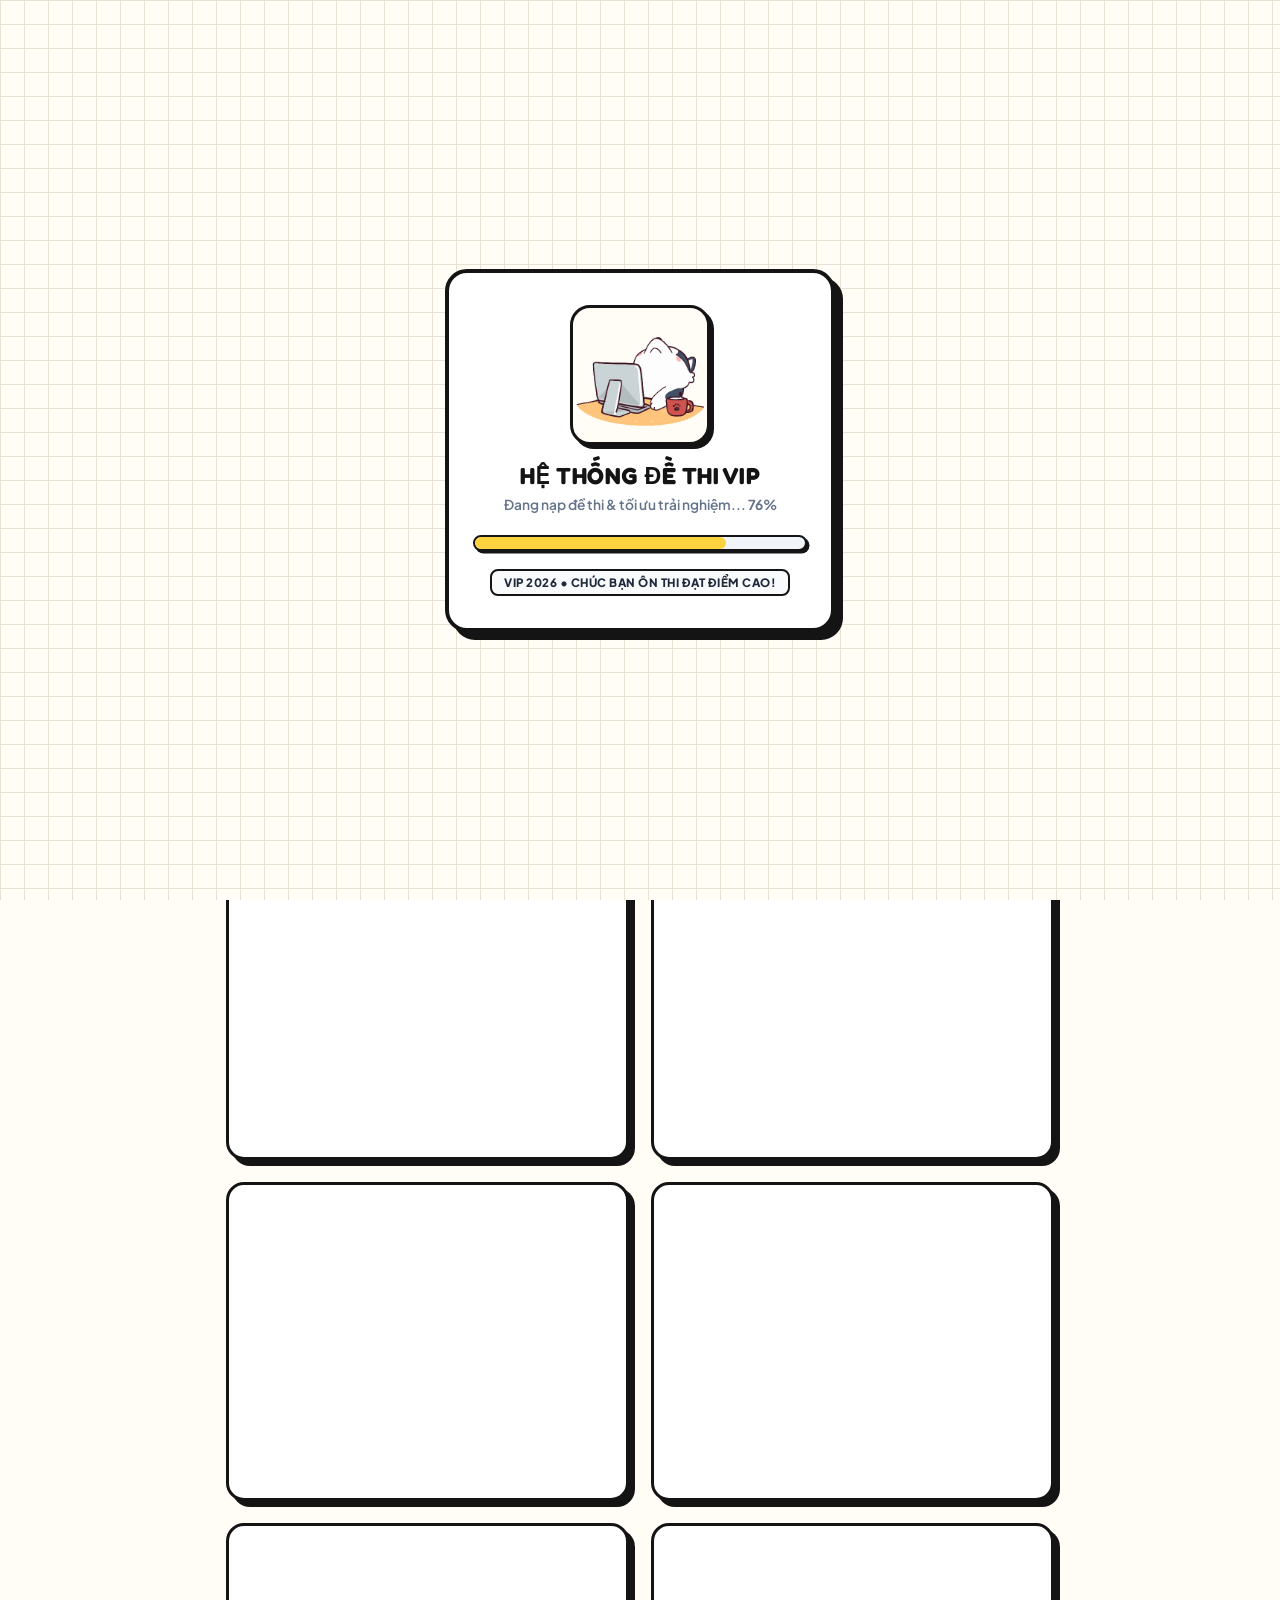
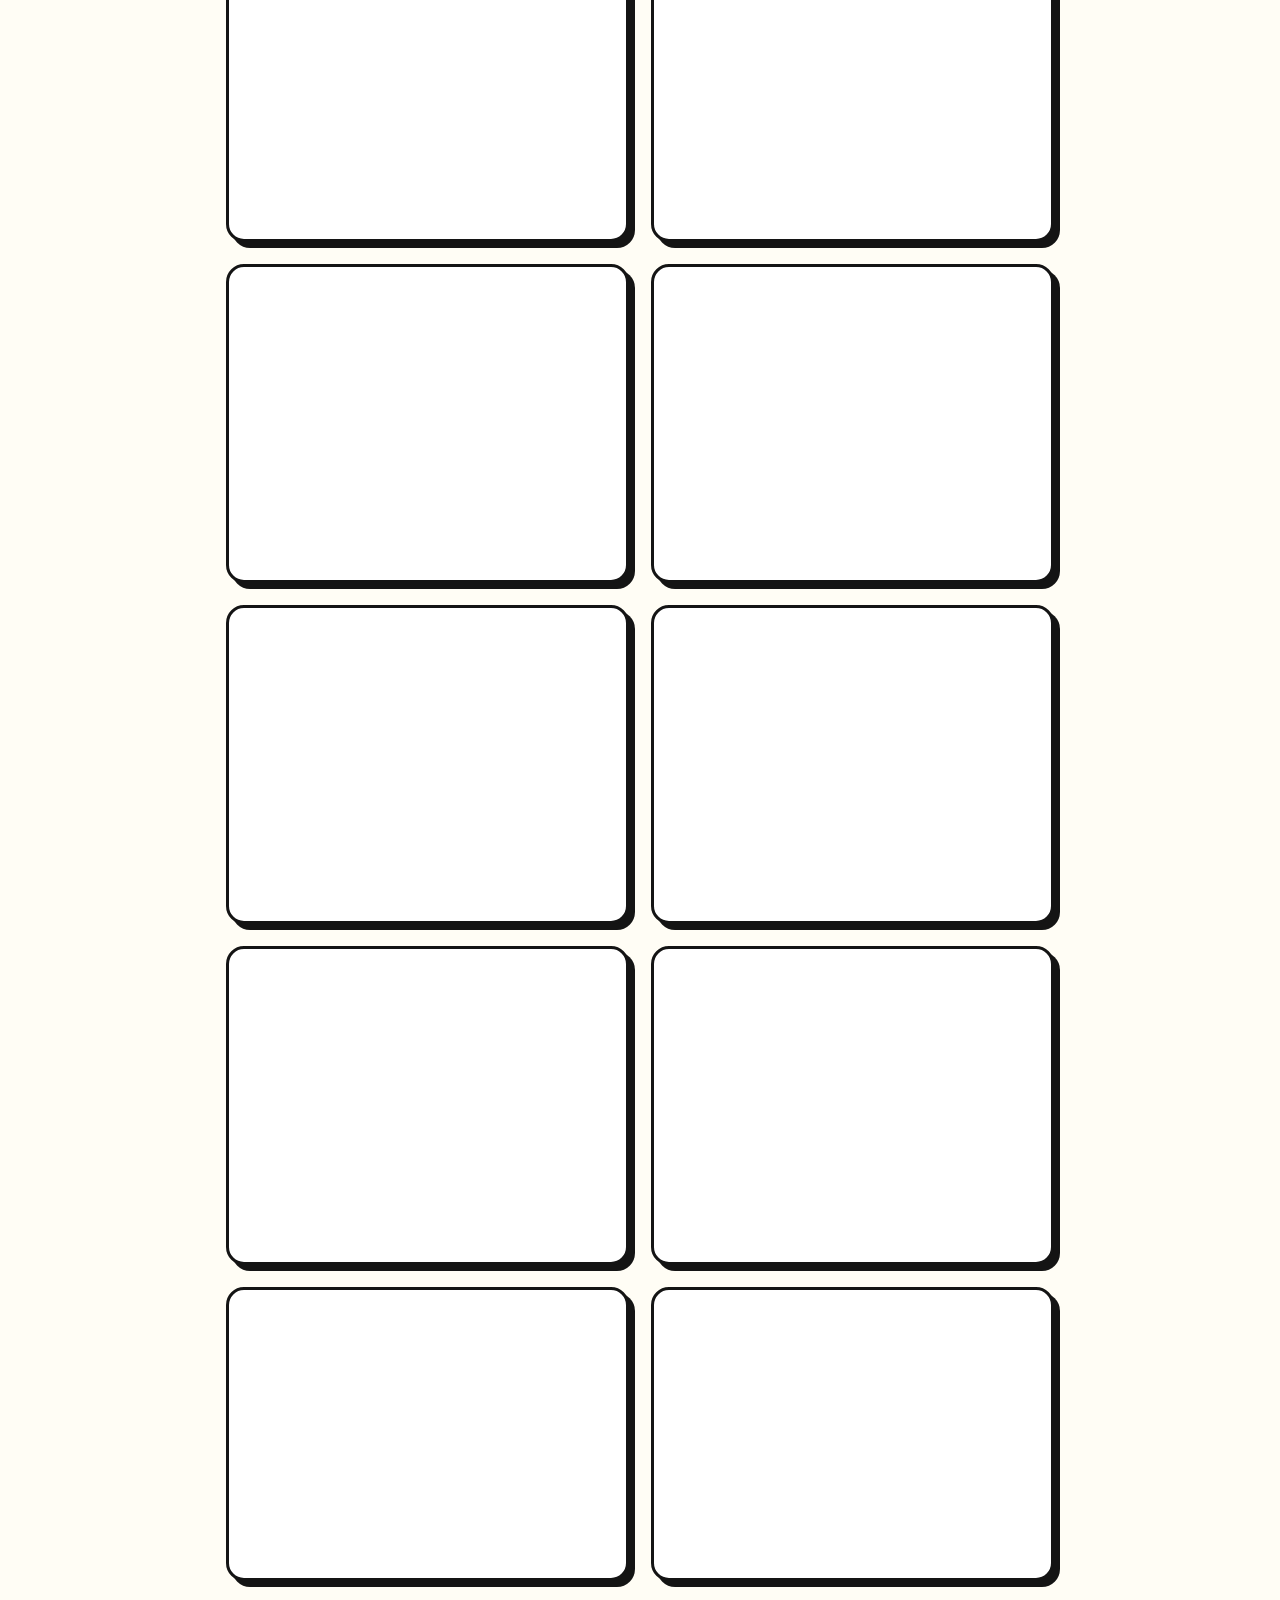
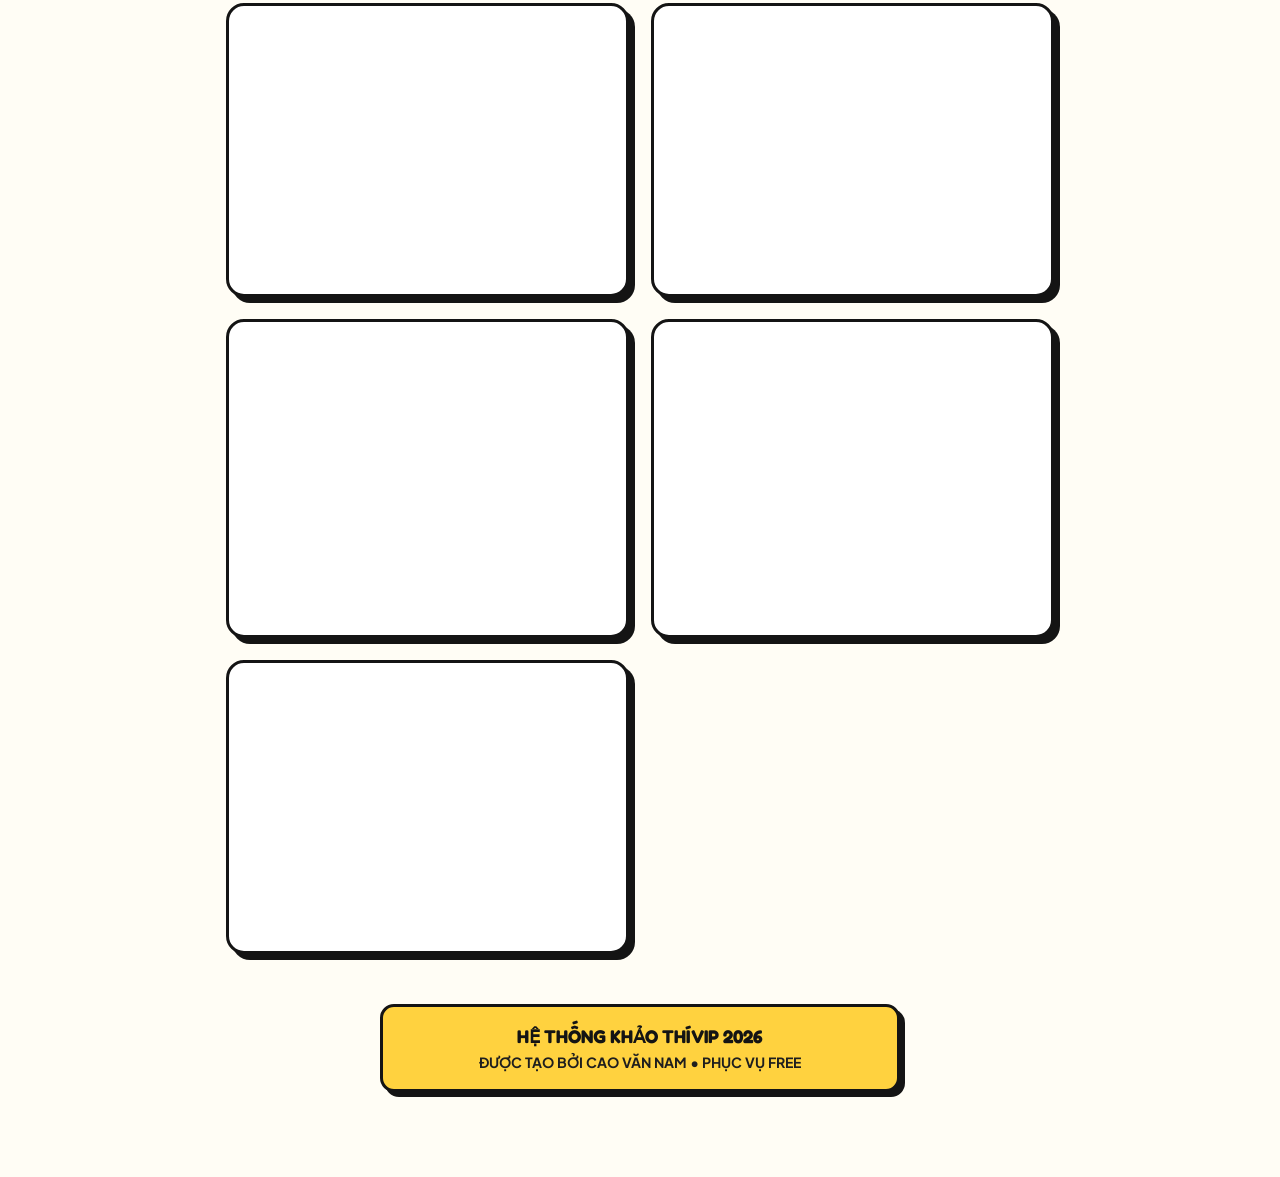
<file: index.html>
<!DOCTYPE html>
<html lang="vi">

<head>
    <meta charset="UTF-8">
    <meta name="viewport" content="width=device-width, initial-scale=1.0, maximum-scale=1.0, user-scalable=no">
    <title>📚 HỆ THỐNG ĐỀ THI TRẮC NGHIỆM VIP 2026 - ÔN THI KHẢO THÍ ONLINE</title>
    <meta name="description" content="⚡ Kho đề thi khảo thí trực tuyến 2026. Luyện đề thần tốc, chấm điểm chuẩn xác, chế độ sinh tử 1 mạng & ôn tập flashcard thông minh hoàn toàn miễn phí!">
    <meta name="theme-color" content="#ffd23f">

    <!-- Open Graph / Facebook / Zalo / Telegram -->
    <meta property="og:type" content="website">
    <meta property="og:url" content="https://onthivip.vercel.app/">
    <meta property="og:title" content="📚 HỆ THỐNG ĐỀ THI TRẮC NGHIỆM VIP 2026">
    <meta property="og:description" content="⚡ Kho đề thi khảo thí trực tuyến 2026. Luyện đề thần tốc, chấm điểm chuẩn xác, chế độ sinh tử 1 mạng & ôn tập flashcard thông minh hoàn toàn miễn phí!">
    <meta property="og:image" content="https://onthivip.vercel.app/img/og-banner.png">
    <meta property="og:image:width" content="1200">
    <meta property="og:image:height" content="630">
    <meta property="og:image:alt" content="Hệ Thống Đề Thi Trắc Nghiệm VIP 2026">

    <!-- Twitter / iMessage -->
    <meta name="twitter:card" content="summary_large_image">
    <meta name="twitter:url" content="https://onthivip.vercel.app/">
    <meta name="twitter:title" content="📚 HỆ THỐNG ĐỀ THI TRẮC NGHIỆM VIP 2026">
    <meta name="twitter:description" content="⚡ Kho đề thi khảo thí trực tuyến 2026. Luyện đề thần tốc, chấm điểm chuẩn xác, chế độ sinh tử 1 mạng & ôn tập flashcard thông minh hoàn toàn miễn phí!">
    <meta name="twitter:image" content="https://onthivip.vercel.app/img/og-banner.png">

    <!-- Favicon -->
    <link rel="icon" type="image/svg+xml" href="data:image/svg+xml,<svg xmlns='http://www.w3.org/2000/svg' viewBox='0 0 100 100'><text y='.9em' font-size='90'>⚡</text></svg>">
    <!-- Google Fonts Preconnect -->
    <link rel="preconnect" href="https://fonts.googleapis.com">
    <link rel="preconnect" href="https://fonts.gstatic.com" crossorigin>
    <link
        href="https://fonts.googleapis.com/css2?family=Fredoka:wght@500;600;700;800&family=Plus+Jakarta+Sans:wght@500;600;700;800;900&display=swap"
        rel="stylesheet">
    <link rel="stylesheet" href="css/style.css">
</head>

<body>
    <!-- PRELOADER NEO-BRUTALISM VIP 2026 -->
    <div id="neoPageLoader" class="neo-page-loader" role="status" aria-label="Đang tải trang">
        <div class="loader-content-box">
            <div class="loader-gif-wrap">
                <img src="img/hoc.gif" alt="Học Thi Trực Tuyến" class="loader-gif">
            </div>
            <div class="loader-title">HỆ THỐNG ĐỀ THI VIP</div>
            <div class="loader-subtitle" id="loaderSubText">Đang nạp đề thi & tối ưu trải nghiệm... <b id="loaderPercent">0%</b></div>
            <div class="loader-bar-outer">
                <div class="loader-bar-inner" id="loaderProgressBar"></div>
            </div>
            <div class="loader-footer-badge">VIP 2026 • CHÚC BẠN ÔN THI ĐẠT ĐIỂM CAO!</div>
        </div>
    </div>

    <!-- TOP NAVBAR PHONG CÁCH RETRO LOCKET VIP -->
    <header class="neo-navbar">
        <div class="nav-container">
            <a href="index.html" class="nav-brand">
                <span style="font-size: 1.5rem;">⚡</span>
                <span class="brand-title">HỆ THỐNG ĐỀ THI</span>
                <span class="brand-pill">VIP 2026</span>
            </a>
            <!-- Bảng điều khiển nút bấm trên Desktop / PC -->
            <div class="nav-actions-desktop">
                <button type="button" class="nav-btn btn-school-select" id="btnDesktopSchoolSelect" onclick="openSchoolModal()" title="Bấm để chọn hoặc đổi trường đại học">
                    <span id="desktopSchoolIcon" style="font-size: 1.05rem; display: inline-flex; align-items: center;">🏫</span>
                    <span id="desktopSchoolName" style="font-weight: 800;">ĐH UTT</span>
                    <span style="font-size: 0.65rem; opacity: 0.7;">▼</span>
                </button>
                <button type="button" class="nav-btn btn-update-notice" id="btnUpdateNotice" onclick="openUpdateModal()" title="Xem thông báo bản cập nhật mới">
                    <span style="position: relative;">🔔<span class="update-pulse-dot"></span></span>
                    <span>Cập nhật</span>
                </button>
                <button type="button" class="nav-btn btn-focus-theme-toggle" id="btnIndexThemeToggle" onclick="toggleFocusTheme()" title="Đổi theme: Giảm màu mè tập trung ôn">
                    <span class="theme-toggle-icon">🌱</span> <span class="theme-toggle-text">Giảm màu mè</span>
                </button>
                <button type="button" class="nav-btn" id="headerUserName" onclick="openContactModal()" title="Bấm để xem số điện thoại & Zalo liên hệ">
                    📞 LIÊN HỆ
                </button>
            </div>
            <!-- Nút mở Menu gọn gàng trên Mobile -->
            <button class="nav-menu-btn" id="btnMobileMenuToggle" onclick="toggleMobileMenu()" aria-label="Mở Menu">
                ☰ <span>MENU</span>
            </button>
        </div>
    </header>
    <!-- THANH THÔNG BÁO CẬP NHẬT MỚI -->
    <div class="update-banner-bar" id="updateBannerBar" onclick="openUpdateModal()" title="Bấm để xem chi tiết bản cập nhật mới">
        <div class="update-banner-inner">
            <span class="update-banner-badge">🎉 MỚI v3.1</span>
            <span class="update-banner-text">Mới: <strong>Chọn phạm vi câu hỏi (1-20, 21-40...)</strong> & Ghi nhớ tiến độ câu đã làm!</span>
            <span class="update-banner-cta">Xem ngay ➔</span>
        </div>
    </div>

    <!-- MOBILE DRAWER MENU & BACKDROP -->
    <div class="neo-drawer-backdrop" id="neoDrawerBackdrop" onclick="closeMobileMenu()"></div>
    <aside class="neo-drawer" id="neoDrawer" aria-label="Bảng điều khiển">
        <div class="drawer-head">
            <div class="drawer-title">
                <span>📋</span>
                <span>BẢNG ĐIỀU KHIỂN</span>
            </div>
            <button class="drawer-close-btn" onclick="closeMobileMenu()" title="Đóng menu">✕</button>
        </div>

        <div class="drawer-user-card" onclick="closeMobileMenu(); openContactModal();" style="cursor: pointer;" title="Bấm để xem số điện thoại liên hệ">
            <div class="drawer-user-badge" id="drawerUserName">
                📞 LIÊN HỆ
            </div>
            <div class="drawer-user-sub" id="drawerUserSub">
                💬 Cần thêm đề liên hệ Zalo: <span style="color: #0284c7; font-weight: 800; text-decoration: underline;">0378787154</span>
            </div>
        </div>

        <div class="drawer-nav-list">
            <!-- Nút đổi trường nổi bật trong Drawer Menu Mobile -->
            <button class="drawer-item-btn btn-school-select-drawer" onclick="closeMobileMenu(); openSchoolModal();" style="width: 100%; text-align: left; background: #fef08a; border: 2.5px solid var(--neo-black); border-radius: var(--neo-radius-sm); box-shadow: 2px 2px 0 var(--neo-black); padding: 10px 14px; font-weight: 800; cursor: pointer; display: flex; align-items: center; justify-content: space-between; margin-bottom: 10px;">
                <span style="display: flex; align-items: center; gap: 8px;">
                    <span id="drawerSchoolIcon" style="font-size: 1.25rem; display: inline-flex; align-items: center;">🏫</span>
                    <span>
                        <span style="display: block; font-size: 0.68rem; color: #6b7280; font-weight: 800; text-transform: uppercase;">Trường đang chọn</span>
                        <span style="color: var(--neo-black); font-size: 0.95rem; font-weight: 800;" id="drawerSchoolName">Đại Học UTT</span>
                    </span>
                </span>
                <span style="background: var(--neo-black); color: #fff; font-size: 0.72rem; padding: 3px 8px; border-radius: 6px; font-weight: 800;">Đổi ➔</span>
            </button>

            <button class="drawer-item-btn btn-update-notice" onclick="closeMobileMenu(); openUpdateModal();" style="width: 100%; text-align: left; background: #ffffff; border: 2.5px solid var(--neo-black); border-radius: var(--neo-radius-sm); box-shadow: 2px 2px 0 var(--neo-black); padding: 10px 14px; font-weight: 800; cursor: pointer; display: flex; align-items: center; justify-content: space-between; margin-bottom: 10px;">
                <span>🔔 <span style="color: #d97706;">BẢN CẬP NHẬT MỚI</span></span>
                <span style="background: #10b981; color: #fff; font-size: 0.68rem; padding: 2px 6px; border-radius: 999px; font-weight: 900;">v3.1</span>
            </button>
            <button class="drawer-item-btn btn-focus-theme-toggle" id="btnIndexDrawerTheme" onclick="toggleFocusTheme();" style="width: 100%; text-align: left; background: #ffffff; border: 2.5px solid var(--neo-black); border-radius: var(--neo-radius-sm); box-shadow: 2px 2px 0 var(--neo-black); padding: 10px 14px; font-weight: 800; cursor: pointer; display: flex; align-items: center; justify-content: space-between; margin-bottom: 10px;">
                <span><span class="theme-toggle-icon">🌱</span> <span class="theme-toggle-text">Theme: Giảm màu mè</span></span>
                <span>➔</span>
            </button>
            <a href="#publicMenuGrid" class="drawer-item-btn" onclick="closeMobileMenu();">
                <span>📚 DANH SÁCH MÔN THI</span>
                <span>➔</span>
            </a>
        </div>

        <div class="drawer-footer">
            HỆ THỐNG KHẢO THÍ VIP 2026 • NEO-BRUTALISM
        </div>
    </aside>

    <!-- MODAL THÔNG TIN LIÊN HỆ (DESKTOP & MOBILE) -->
    <div class="neo-modal-overlay" id="contactModal" style="display: none;" onclick="if(event.target===this) closeContactModal()">
        <div class="neo-modal-card" role="dialog" aria-modal="true" aria-labelledby="contactModalTitle">
            <div style="display: flex; justify-content: space-between; align-items: center; margin-bottom: 14px;">
                <div id="contactModalTitle" style="font-family: 'Fredoka', sans-serif; font-size: 1.35rem; font-weight: 800; display: flex; align-items: center; gap: 8px;">
                    <span>📞</span> THÔNG TIN LIÊN HỆ
                </div>
                <button type="button" onclick="closeContactModal()" style="border: 2px solid var(--neo-black); background: var(--neo-pink); color: #fff; width: 32px; height: 32px; border-radius: 8px; font-weight: 900; cursor: pointer; box-shadow: 2px 2px 0 var(--neo-black); font-size: 1rem; line-height: 1;" title="Đóng">✕</button>
            </div>

            <p style="font-size: 0.92rem; font-weight: 600; color: #4b5563; margin-bottom: 16px; text-align: center; line-height: 1.5;">
                Cần thêm đề thi mới, hỗ trợ tài liệu khảo thí hoặc đóng góp ý kiến:
            </p>

            <!-- Hộp số điện thoại nổi bật -->
            <div style="background: #ffffff; border: 3px solid var(--neo-black); border-radius: var(--neo-radius-md); padding: 16px; margin-bottom: 20px; box-shadow: 4px 4px 0 var(--neo-black); display: flex; flex-direction: column; gap: 8px;">
                <div style="font-size: 0.8rem; font-weight: 800; color: #6b7280; text-transform: uppercase; letter-spacing: 0.5px;">
                    HOTLINE / ZALO HỖ TRỢ
                </div>
                <div id="contactPhoneNumber" style="font-family: 'Fredoka', sans-serif; font-size: 1.85rem; font-weight: 800; color: #0284c7; letter-spacing: 1px;">
                    0378 787 154
                </div>
                <div style="font-size: 0.85rem; font-weight: 700; color: #10b981;">
                    ● Hỗ trợ trực tuyến & Nhận thêm đề miễn phí
                </div>
            </div>

            <!-- Các nút hành động -->
            <div style="display: flex; gap: 10px; justify-content: center;">
                <a href="https://zalo.me/0378787154" target="_blank" rel="noopener noreferrer" class="nav-btn" style="flex: 1.2; justify-content: center; background: #0284c7; color: #ffffff; padding: 11px 14px; font-size: 0.95rem; font-weight: 800;">
                    💬 NHẮN ZALO NGAY
                </a>
                <button type="button" class="nav-btn" onclick="copyContactPhone(this)" style="flex: 0.8; justify-content: center; background: var(--neo-yellow); padding: 11px 14px; font-size: 0.95rem; font-weight: 800;">
                    📋 SAO CHÉP
                </button>
            </div>
        </div>
    </div>

    <main class="container">
        <!-- HEADER GỌN GÀNG -->
        <section class="hero-section" style="padding: 12px 0 16px 0;">
            <div class="hero-highlight-box" style="margin-bottom: 0; font-size: 1.35rem; padding: 6px 20px;">
                📚 KHO ĐỀ KHẢO THÍ 2026
            </div>
        </section>

        <!-- Ô TÌM KIẾM NHANH NEO-BRUTALISM -->
        <div class="neo-search-box">
            <span class="neo-search-icon">🔍</span>
            <input type="text" id="searchInput" class="neo-search-input" placeholder="Tìm kiếm nhanh môn thi..."
                oninput="filterAllExams(this.value)">
        </div>

        <!-- THANH TRẠNG THÁI TRƯỜNG & ĐỔI TRƯỜNG NHANH -->
        <div class="school-status-card" id="schoolStatusCard">
            <div class="school-status-left">
                <span class="school-status-icon" id="schoolInfoIcon">🏫</span>
                <div class="school-status-text-wrap">
                    <span class="school-status-sub">ĐANG XEM MÔN THI DÀNH CHO:</span>
                    <span class="school-status-title" id="schoolInfoTitle">Đại Học Công Nghệ GTVT (UTT)</span>
                </div>
            </div>
            <div class="school-status-actions">
                <button type="button" class="btn-neo btn-change-school" onclick="openSchoolModal()" title="Bấm để chọn hoặc chuyển sang trường khác">
                    🔄 ĐỔI TRƯỜNG
                </button>
                <button type="button" class="btn-neo btn-view-drive" id="btnToggleDriveView" onclick="toggleDriveView()" title="Mở kho tài liệu Drive & đề thi Azota">
                    📁 KHO DRIVE & AZOTA
                </button>
            </div>
        </div>

        <!-- PHÂN VÙNG: MÔN THI KHẢO THÍ -->
        <div class="zone-header">
            <span class="zone-badge" id="zoneBadgeText">KHẢO THÍ</span>
            <span class="zone-title" id="zoneTitleText">📚 DANH SÁCH MÔN THI</span>
        </div>
        <div class="grid-menu" id="publicMenuGrid" style="margin-bottom: 25px;"></div>

        <!-- FOOTER NEO-BRUTALISM -->
        <footer class="neo-footer" style="margin-top: 50px;">
            <div style="font-size: 1.15rem; font-weight: 900; font-family: 'Fredoka', sans-serif;">HỆ THỐNG KHẢO THÍ VIP
                2026</div>
            <p>ĐƯỢC TẠO BỞI CAO VĂN NAM • PHỤC VỤ FREE</p>
        </footer>
    </main>

    <!-- MODAL THÔNG BÁO BẢN CẬP NHẬT MỚI (UPDATE MODAL) -->
    <div class="neo-modal-overlay" id="updateModal" style="display: none;" onclick="if(event.target===this) closeUpdateModal()">
        <div class="neo-modal-card update-modal-card" role="dialog" aria-modal="true" aria-labelledby="updateModalTitle">
            <div class="update-modal-head">
                <div id="updateModalTitle" class="update-modal-title">
                    <span style="font-size: 1.35rem; line-height: 1;">🎉</span>
                    <span class="update-modal-title-text">BẢN CẬP NHẬT MỚI</span>
                    <span class="update-modal-ver-badge">v3.1</span>
                </div>
                <button type="button" onclick="closeUpdateModal()" class="update-modal-close-btn" title="Đóng">✕</button>
            </div>

            <div class="update-modal-body">
                <!-- Feature mới v3.1: Chia đợt câu hỏi thông minh -->
                <div class="update-item-card" style="border-color: #ef4444; background: #fff5f5;">
                    <div style="font-weight: 800; font-size: 0.95rem; color: #dc2626; display: flex; align-items: center; gap: 6px; margin-bottom: 3px;">
                        <span>🎯</span> MỚI: Chia Đợt Câu Hỏi & Ghi Nhớ Tiến Độ (1-20, 21-40...)
                    </div>
                    <div style="font-size: 0.85rem; font-weight: 600; color: #374151; line-height: 1.5;">
                        Tùy chọn số lượng câu thi theo khoảng: 20 câu, 30 câu hoặc tùy chỉnh. Có dòng chữ đỏ ghi nhớ câu đã làm trước đó và tự động nhảy sang đợt tiếp theo cực tiện lợi!
                    </div>
                </div>

                <!-- Feature mới v3.1: Hệ thống chọn trường & logo -->
                <div class="update-item-card">
                    <div style="font-weight: 800; font-size: 0.95rem; color: #0284c7; display: flex; align-items: center; gap: 6px; margin-bottom: 3px;">
                        <span>🏫</span> Phân Loại Trường: UTT, ULSA, PTIT & Logo Chính Thức
                    </div>
                    <div style="font-size: 0.85rem; font-weight: 600; color: #374151; line-height: 1.5;">
                        Tích hợp trọn bộ logo chính thức, lọc môn thi theo trường đang học và khóa giới hạn đổi trường sau 1 ngày (24 giờ).
                    </div>
                </div>

                <!-- Feature 2: Đào trọn bộ tài nguyên Tùng Marketing -->
                <div class="update-item-card">
                    <div style="font-weight: 800; font-size: 0.95rem; color: #059669; display: flex; align-items: center; gap: 6px; margin-bottom: 3px;">
                        <span>🚀</span> Kho Đề Thi Siêu Cấp: 30 Bộ Đề & 9.000+ Câu Hỏi
                    </div>
                    <div style="font-size: 0.85rem; font-weight: 600; color: #374151; line-height: 1.5;">
                        Đã tích hợp toàn bộ ngân hàng câu hỏi chuẩn từ tungmarketing.id.vn: 30 môn học hoàn chỉnh sẵn sàng thi và ôn tập 100% offline.
                    </div>
                </div>

                <!-- Feature 3: Kho Drive & Azota 51+ môn học -->
                <div class="update-item-card">
                    <div style="font-weight: 800; font-size: 0.95rem; color: #b45309; display: flex; align-items: center; gap: 6px; margin-bottom: 3px;">
                        <span>📁</span> Tích Hợp Kho Drive & Đề Thi Azota (51+ Môn)
                    </div>
                    <div style="font-size: 0.85rem; font-weight: 600; color: #374151; line-height: 1.5;">
                        Tab "Kho Drive & Azota" tra cứu và truy cập trực tiếp toàn bộ thư mục Google Drive, tài liệu đề cương PDF và link thi thử Azota của hơn 51 môn học.
                    </div>
                </div>

                <!-- Feature 4: Chuyên đề NLQH & Tự luận -->
                <div class="update-item-card">
                    <div style="font-weight: 800; font-size: 0.95rem; color: #6d28d9; display: flex; align-items: center; gap: 6px; margin-bottom: 3px;">
                        <span>📘</span> Nguyên Lý Quy Hoạch (NLQH) & Tự Luận 14 Câu
                    </div>
                    <div style="font-size: 0.85rem; font-weight: 600; color: #374151; line-height: 1.5;">
                        Đầy đủ 113 câu trắc nghiệm và 14 câu tự luận kèm bảng tra cứu tiêu chuẩn đô thị và chế độ học 120 FPS.
                    </div>
                </div>
            </div>

            <!-- Actions -->
            <div class="update-modal-actions">
                <button type="button" class="btn-neo btn-yellow" onclick="closeUpdateModal()" style="flex: 1.2; min-width: 140px; padding: 11px 14px; font-size: 0.92rem; font-weight: 900; justify-content: center;">
                    🚀 Trải nghiệm ngay
                </button>
                <button type="button" class="btn-neo btn-white" onclick="snoozeUpdateModal(2)" title="Không tự động hiện lại trong 2 giờ" style="flex: 1; min-width: 140px; padding: 11px 12px; font-size: 0.88rem; font-weight: 800; justify-content: center; background: #fef08a;">
                    ⏰ Tắt 2 tiếng
                </button>
            </div>
        </div>
    </div>

    <!-- MODAL CHỌN TRƯỜNG HỌC (CHOCOLATE NEO-BRUTALISM) -->
    <div class="neo-modal-overlay" id="schoolModal" style="display: none;" onclick="if(event.target===this) closeSchoolModal()">
        <div class="neo-modal-card school-modal-card" role="dialog" aria-modal="true" aria-labelledby="schoolModalTitle">
            <div class="update-modal-head">
                <div id="schoolModalTitle" class="update-modal-title">
                    <span style="font-size: 1.35rem; line-height: 1;">🎓</span>
                    <span class="update-modal-title-text">CHỌN TRƯỜNG CỦA BẠN</span>
                </div>
                <button type="button" onclick="closeSchoolModal()" class="update-modal-close-btn" title="Đóng">✕</button>
            </div>

            <p style="font-size: 0.86rem; color: #4b5563; font-weight: 600; margin-bottom: 6px;">
                Vui lòng chọn trường bạn đang học để hệ thống hiển thị đúng ngân hàng đề thi & tài liệu phù hợp:
            </p>

            <!-- THÔNG BÁO COOLDOWN GIỚI HẠN ĐỔI TRƯỜNG SAU 1 NGÀY -->
            <div id="schoolCooldownNotice" style="display: none; background: #fff1f2; border: 2.5px solid #e11d48; border-radius: 10px; padding: 10px 14px; margin: 8px 0 12px 0; font-size: 0.82rem; color: #9f1239; font-weight: 700; line-height: 1.4; box-shadow: 2px 2px 0 #be123c; align-items: center; gap: 10px;">
                <!-- Cooldown info injected dynamically -->
            </div>

            <div class="school-options-list" id="schoolOptionsList">
                <!-- Danh sách trường sẽ được render động từ SCHOOLS_CONFIG -->
            </div>

            <div style="display: flex; gap: 8px; align-items: center; margin-top: auto; padding-top: 8px;">
                <button type="button" class="btn-neo btn-yellow" onclick="closeSchoolModal()" style="flex: 1; padding: 11px; font-size: 0.92rem; font-weight: 900; justify-content: center;">
                    ✔ Tiếp tục vào học
                </button>
            </div>
        </div>
    </div>

    <!-- Scripts lõi -->
    <script src="js/api-config.js?v=20261030"></script>
    <script src="js/hihihaaaa.js?v=20261029"></script>
    <script>
        // Xóa cờ admin cũ nếu có
        localStorage.removeItem('neo_admin_logged');

        // Điều khiển Drawer Menu trên Mobile
        function toggleMobileMenu() {
            const drawer = document.getElementById('neoDrawer');
            if (!drawer) return;
            if (drawer.classList.contains('active')) {
                closeMobileMenu();
            } else {
                openMobileMenu();
            }
        }

        function openMobileMenu() {
            const drawer = document.getElementById('neoDrawer');
            const backdrop = document.getElementById('neoDrawerBackdrop');
            if (drawer) drawer.classList.add('active');
            if (backdrop) backdrop.classList.add('active');
            document.body.style.overflow = 'hidden';
        }

        function closeMobileMenu() {
            const drawer = document.getElementById('neoDrawer');
            const backdrop = document.getElementById('neoDrawerBackdrop');
            if (drawer) drawer.classList.remove('active');
            if (backdrop) backdrop.classList.remove('active');
            const contactModal = document.getElementById('contactModal');
            if (!contactModal || contactModal.style.display !== 'flex') {
                document.body.style.overflow = '';
            }
        }

        // Điều khiển Modal Liên Hệ (Desktop & Mobile)
        function openContactModal() {
            const modal = document.getElementById('contactModal');
            if (modal) {
                modal.style.display = 'flex';
                document.body.style.overflow = 'hidden';
            }
        }

        function closeContactModal() {
            const modal = document.getElementById('contactModal');
            if (modal) {
                modal.style.display = 'none';
                const drawer = document.getElementById('neoDrawer');
                if (!drawer || !drawer.classList.contains('active')) {
                    document.body.style.overflow = '';
                }
            }
        }

        function copyContactPhone(btn) {
            const phone = '0378787154';
            function onSuccess() {
                if (!btn) return;
                const originalText = btn.innerHTML;
                btn.innerHTML = '✔ ĐÃ SAO CHÉP!';
                btn.style.background = 'var(--neo-green-light)';
                setTimeout(() => {
                    btn.innerHTML = originalText;
                    btn.style.background = 'var(--neo-yellow)';
                }, 2000);
            }
            if (navigator.clipboard && navigator.clipboard.writeText) {
                navigator.clipboard.writeText(phone).then(onSuccess).catch(() => {
                    fallbackCopy(phone, onSuccess);
                });
            } else {
                fallbackCopy(phone, onSuccess);
            }
        }

        function fallbackCopy(text, cb) {
            const ta = document.createElement('textarea');
            ta.value = text;
            ta.style.position = 'fixed';
            ta.style.opacity = '0';
            document.body.appendChild(ta);
            ta.select();
            try {
                document.execCommand('copy');
                if (cb) cb();
            } catch (e) {
                prompt('Sao chép số điện thoại liên hệ:', text);
            }
            document.body.removeChild(ta);
        }

        // Đóng menu hoặc modal khi bấm phím Escape
        document.addEventListener('keydown', (e) => {
            if (e.key === 'Escape') {
                closeContactModal();
                closeMobileMenu();
            }
        });

        // Render card đề thi
        function createExamCard(item) {
            const btn = document.createElement('div');
            btn.className = 'menu-btn';

            let badge = '<div class="badge-score">CHÍNH THỨC</div>';

            if (item.file) {
                const savedData = localStorage.getItem('quiz_data_' + item.file);
                if (savedData) {
                    try {
                        const parsed = JSON.parse(savedData);
                        if (parsed.isSubmitted && parsed.score !== undefined) {
                            badge = `<div class="badge-score" style="background:var(--neo-green-light); border-color:var(--neo-green); color:#065f46;">ĐIỂM: ${parsed.score}</div>`;
                        } else if (parsed.history && parsed.history.some(h => h.userSelected !== null)) {
                            badge = `<div class="badge-score" style="background:#e0f2fe; border-color:#0284c7; color:#0369a1;">ĐANG LÀM</div>`;
                        }
                    } catch (e) { }
                }
            }

            const isTuluanOnly = item.isTuluanOnly || item.file === 'KCXDCB';
            const hasTuluan = item.hasTuluan || item.file === 'NLQH';

            let featureTags = '';
            if (isTuluanOnly) {
                featureTags = `
                    <div style="display:flex; gap:8px; justify-content:center; flex-wrap:wrap; margin-bottom:18px;">
                        <span style="background:#fffdf5; border:2px solid var(--neo-black); border-radius:8px; padding:4px 10px; font-size:0.78rem; font-weight:800; box-shadow:1.5px 1.5px 0 var(--neo-black);">📝 27 Câu Tự Luận</span>
                        <span style="background:#fffdf5; border:2px solid var(--neo-black); border-radius:8px; padding:4px 10px; font-size:0.78rem; font-weight:800; box-shadow:1.5px 1.5px 0 var(--neo-black);">🏗️ Thép & BTCT</span>
                        <span style="background:#fffdf5; border:2px solid var(--neo-black); border-radius:8px; padding:4px 10px; font-size:0.78rem; font-weight:800; box-shadow:1.5px 1.5px 0 var(--neo-black);">💡 Đáp Án Chi Tiết</span>
                    </div>
                `;
            } else if (hasTuluan) {
                featureTags = `
                    <div style="display:flex; gap:8px; justify-content:center; flex-wrap:wrap; margin-bottom:18px;">
                        <span style="background:#fffdf5; border:2px solid var(--neo-black); border-radius:8px; padding:4px 10px; font-size:0.78rem; font-weight:800; box-shadow:1.5px 1.5px 0 var(--neo-black);">📝 113 TN & 14 Tự Luận</span>
                        <span style="background:#fffdf5; border:2px solid var(--neo-black); border-radius:8px; padding:4px 10px; font-size:0.78rem; font-weight:800; box-shadow:1.5px 1.5px 0 var(--neo-black);">⏱️ 60 Phút</span>
                        <span style="background:#fffdf5; border:2px solid var(--neo-black); border-radius:8px; padding:4px 10px; font-size:0.78rem; font-weight:800; box-shadow:1.5px 1.5px 0 var(--neo-black);">⚡ Đề Cương Mẫu</span>
                    </div>
                `;
            } else {
                featureTags = `
                    <div style="display:flex; gap:8px; justify-content:center; flex-wrap:wrap; margin-bottom:18px;">
                        <span style="background:#fffdf5; border:2px solid var(--neo-black); border-radius:8px; padding:4px 10px; font-size:0.78rem; font-weight:800; box-shadow:1.5px 1.5px 0 var(--neo-black);">📝 ${item.questions || 100} Câu Hỏi</span>
                        <span style="background:#fffdf5; border:2px solid var(--neo-black); border-radius:8px; padding:4px 10px; font-size:0.78rem; font-weight:800; box-shadow:1.5px 1.5px 0 var(--neo-black);">⏱️ 60 Phút</span>
                        <span style="background:#fffdf5; border:2px solid var(--neo-black); border-radius:8px; padding:4px 10px; font-size:0.78rem; font-weight:800; box-shadow:1.5px 1.5px 0 var(--neo-black);">⚡ Tự Động Chấm</span>
                    </div>
                `;
            }

            let actionButtons = '';
            if (isTuluanOnly) {
                actionButtons = `
                    <div style="display: flex; gap: 8px; margin-top: auto; width: 100%;">
                        <button class="btn-neo" onclick="event.stopPropagation(); window.location.href='tuluan.html?id=${item.file}&name=${encodeURIComponent(item.ten)}';" style="flex: 1; padding: 11px 8px; font-size: 0.9rem; background: #ffffff;">
                            📖 ĐỀ CƯƠNG
                        </button>
                        <button class="btn-neo btn-yellow" onclick="event.stopPropagation(); window.location.href='tuluan.html?id=${item.file}&name=${encodeURIComponent(item.ten)}';" style="flex: 1.2; padding: 11px 8px; font-size: 0.9rem;">
                            🚀 HỌC TỰ LUẬN
                        </button>
                    </div>
                `;
            } else if (hasTuluan) {
                actionButtons = `
                    <div style="display: flex; gap: 6px; margin-top: auto; width: 100%;">
                        <button class="btn-neo" onclick="event.stopPropagation(); window.location.href='tuluan.html?id=${item.file}&name=${encodeURIComponent(item.ten)}';" style="flex: 1; padding: 11px 4px; font-size: 0.82rem; background: #fffdf5;" title="Học 14 câu đề cương tự luận">
                            📝 TỰ LUẬN
                        </button>
                        <button class="btn-neo" onclick="event.stopPropagation(); window.location.href='ontap.html?id=${item.file || 'NLQH'}&name=${encodeURIComponent(item.ten)}';" style="flex: 1; padding: 11px 4px; font-size: 0.82rem; background: #ffffff;" title="Ôn tập trắc nghiệm">
                            📖 ÔN TẬP
                        </button>
                        <button class="btn-neo btn-yellow" onclick="event.stopPropagation(); window.location.href='product.html?id=${item.file || 'NLQH'}&name=${encodeURIComponent(item.ten)}';" style="flex: 1.1; padding: 11px 4px; font-size: 0.82rem;" title="Vào thi trắc nghiệm tính giờ">
                            🚀 VÀO THI
                        </button>
                    </div>
                `;
            } else {
                actionButtons = `
                    <div style="display: flex; gap: 8px; margin-top: auto; width: 100%;">
                        <button class="btn-neo" onclick="event.stopPropagation(); window.location.href='ontap.html?id=${item.file || 'NLQH'}&name=${encodeURIComponent(item.ten)}';" style="flex: 1; padding: 11px 8px; font-size: 0.9rem; background: #ffffff;">
                            📖 ÔN TẬP
                        </button>
                        <button class="btn-neo btn-yellow" onclick="event.stopPropagation(); window.location.href='product.html?id=${item.file || 'NLQH'}&name=${encodeURIComponent(item.ten)}';" style="flex: 1.2; padding: 11px 8px; font-size: 0.9rem;">
                            🚀 VÀO THI
                        </button>
                    </div>
                `;
            }

            btn.innerHTML = `
                ${badge}
                <div class="card-icon-wrap" style="width: 50px; height: 50px; margin-bottom: 12px; background: var(--neo-yellow);">
                    <img loading="lazy" src="anhnen/Booke.gif" style="width: 36px; height: 36px; object-fit: contain;">
                </div>
                <div style="font-family:'Fredoka','Plus Jakarta Sans',sans-serif; font-weight:900; font-size:1.3rem; color:var(--neo-black); margin-bottom: 6px;">${item.ten}</div>
                <div style="font-size:0.86rem; color:#4b5563; font-weight:600; margin-bottom:14px;">${item.desc || 'Trắc nghiệm chuẩn 2026 • Chấm điểm tức thì'}</div>
                
                ${featureTags}
                ${actionButtons}
            `;

            btn.onclick = () => {
                if (isTuluanOnly) {
                    window.location.href = `tuluan.html?id=${item.file}&name=${encodeURIComponent(item.ten)}`;
                } else {
                    window.location.href = `product.html?id=${item.file || 'NLQH'}&name=${encodeURIComponent(item.ten)}`;
                }
            };

            return btn;
        }

        function removeVietnameseTones(str) {
            if (!str) return '';
            return str.normalize('NFD')
                      .replace(/[\u0300-\u036f]/g, '')
                      .replace(/đ/g, 'd').replace(/Đ/g, 'D')
                      .toLowerCase().trim();
        }

        // =====================================================
        // CẤU HÌNH & QUẢN LÝ CHỌN TRƯỜNG ĐẠI HỌC (SCHOOL SYSTEM)
        // =====================================================
        const SCHOOLS_CONFIG = {
            'utt': {
                name: 'Đại Học Công Nghệ GTVT (UTT)',
                short: 'ĐH UTT',
                icon: '🏫',
                logo: 'img/logo-utt.png',
                count: '16 Đề',
                desc: '16 môn thi trắc nghiệm K76, NLQH, Triết học, Logistics, Quân sự...'
            },
            'ulsa': {
                name: 'Đại Học Lao Động - Xã Hội (ULSA)',
                short: 'ĐH ULSA',
                icon: '🏢',
                logo: 'img/logo-ulsa.png',
                count: '8 Đề',
                desc: '8 môn thi chuyên ngành: Triết học, Marketing, Quản trị, Vĩ mô, TCBM...'
            },
            'ptit': {
                name: 'Học Viện CNBCVT (PTIT)',
                short: 'HV PTIT',
                icon: '📡',
                logo: 'img/logo-ptit.png',
                count: '1 Đề',
                desc: 'Ngân hàng 511 câu Triết học Mác - Lênin chuẩn đề thi khảo thí'
            },
            'chung': {
                name: 'Khối Môn Đại Cương Chung',
                short: 'Đại Cương',
                icon: '📘',
                logo: null,
                count: '5 Đề',
                desc: 'Kinh tế học đại cương & các môn nền tảng đại học'
            },
            'all': {
                name: 'Tất Cả Các Trường (Tổng Hợp)',
                short: 'Tất Cả',
                icon: '🌟',
                logo: null,
                count: '30 Đề',
                desc: 'Toàn bộ 30 bộ đề & 9.000+ câu hỏi ôn thi'
            }
        };

        let currentSchoolKey = localStorage.getItem('user_school_selected') || 'utt';
        let currentViewMode = 'school'; // 'school' | 'extra'

        // =====================================================
        // QUẢN LÝ COOLDOWN ĐỔI TRƯỜNG (1 NGÀY = 24 TIẾNG)
        // =====================================================
        const SCHOOL_COOLDOWN_MS = 24 * 60 * 60 * 1000; // 24 giờ

        function getSchoolCooldownInfo() {
            const lastChangeStr = localStorage.getItem('user_school_last_changed');
            if (!lastChangeStr) return { isLocked: false, remainingMs: 0, text: '' };

            const lastChange = parseInt(lastChangeStr, 10);
            if (isNaN(lastChange) || lastChange <= 0) return { isLocked: false, remainingMs: 0, text: '' };

            const now = Date.now();
            const elapsed = now - lastChange;

            if (elapsed < SCHOOL_COOLDOWN_MS) {
                const rem = SCHOOL_COOLDOWN_MS - elapsed;
                const hours = Math.floor(rem / (1000 * 60 * 60));
                const mins = Math.floor((rem % (1000 * 60 * 60)) / (1000 * 60));
                const text = hours > 0 ? `${hours} giờ ${mins} phút` : `${Math.max(1, mins)} phút`;
                return { isLocked: true, remainingMs: rem, text: text };
            }
            return { isLocked: false, remainingMs: 0, text: '' };
        }

        // Helper cho dev/admin test reset cooldown
        window.resetSchoolCooldown = function() {
            localStorage.removeItem('user_school_last_changed');
            initSchoolSelection();
            console.log('✅ Đã reset cooldown đổi trường!');
        };

        function initSchoolSelection() {
            const listEl = document.getElementById('schoolOptionsList');
            const noticeEl = document.getElementById('schoolCooldownNotice');
            const cooldown = getSchoolCooldownInfo();

            if (noticeEl) {
                if (cooldown.isLocked) {
                    noticeEl.style.display = 'flex';
                    noticeEl.innerHTML = `
                        <span style="font-size: 1.4rem; line-height: 1; flex-shrink: 0;">⏳</span>
                        <div>
                            <div style="font-size: 0.88rem; font-weight: 800; color: #9f1239; margin-bottom: 2px;">GIỚI HẠN THỜI GIAN ĐỔI TRƯỜNG</div>
                            <div style="font-size: 0.8rem; font-weight: 600; color: #881337;">Bạn đã đổi trường gần đây. Theo quy định, <strong>sau 1 ngày</strong> mới được đổi lại trường khác (còn <strong>${cooldown.text}</strong> nữa).</div>
                        </div>
                    `;
                } else {
                    noticeEl.style.display = 'none';
                    noticeEl.innerHTML = '';
                }
            }

            if (listEl) {
                listEl.innerHTML = '';
                Object.entries(SCHOOLS_CONFIG).forEach(([key, cfg]) => {
                    const isCurrent = (key === currentSchoolKey);
                    const isLocked = cooldown.isLocked && !isCurrent;

                    const btn = document.createElement('button');
                    btn.type = 'button';
                    btn.className = 'school-option-btn' + (isCurrent ? ' selected' : '') + (isLocked ? ' locked' : '');

                    btn.onclick = () => {
                        if (isLocked) {
                            alert(`⏳ BẠN CHỈ CÓ THỂ ĐỔI TRƯỜNG SAU 1 NGÀY!\n\nBạn đã chọn trường gần đây. Vui lòng quay lại sau ${cooldown.text} để đổi trường khác nhé.`);
                            return;
                        }
                        selectSchool(key);
                    };

                    const visualHtml = cfg.logo 
                        ? `<img src="${cfg.logo}" alt="${cfg.short}" class="school-option-logo">`
                        : `<div class="school-option-icon">${cfg.icon}</div>`;

                    let badgeHtml = `<div class="school-option-badge">${cfg.count}</div>`;
                    if (isCurrent) {
                        badgeHtml = `<div class="school-option-badge" style="background: #10b981; color: #ffffff; border-color: var(--neo-black);">✔ Đang học</div>`;
                    } else if (isLocked) {
                        badgeHtml = `<div class="school-option-badge" style="background: #e5e7eb; color: #4b5563; border-color: #9ca3af;">🔒 Khóa</div>`;
                    }

                    btn.innerHTML = `
                        ${visualHtml}
                        <div class="school-option-info">
                            <div class="school-option-name">${cfg.name}</div>
                            <div class="school-option-desc">${cfg.desc}</div>
                        </div>
                        ${badgeHtml}
                    `;
                    listEl.appendChild(btn);
                });
            }
            updateSchoolUI(currentSchoolKey);
        }

        function updateSchoolUI(schoolKey) {
            currentSchoolKey = schoolKey;
            const cfg = SCHOOLS_CONFIG[schoolKey] || SCHOOLS_CONFIG['all'];

            // 1. Cập nhật nút trên Desktop Navbar
            const desktopSchoolIcon = document.getElementById('desktopSchoolIcon');
            const desktopSchoolName = document.getElementById('desktopSchoolName');
            if (desktopSchoolIcon) {
                if (cfg.logo) {
                    desktopSchoolIcon.innerHTML = `<img src="${cfg.logo}" alt="${cfg.short}" style="width:20px;height:20px;object-fit:contain;border-radius:3px;display:inline-block;vertical-align:middle;">`;
                } else {
                    desktopSchoolIcon.textContent = cfg.icon;
                }
            }
            if (desktopSchoolName) desktopSchoolName.textContent = cfg.short;

            // 2. Cập nhật nút trên Mobile Drawer Menu
            const drawerSchoolIcon = document.getElementById('drawerSchoolIcon');
            const drawerSchoolName = document.getElementById('drawerSchoolName');
            if (drawerSchoolIcon) {
                if (cfg.logo) {
                    drawerSchoolIcon.innerHTML = `<img src="${cfg.logo}" alt="${cfg.short}" style="width:24px;height:24px;object-fit:contain;border-radius:4px;display:inline-block;vertical-align:middle;">`;
                } else {
                    drawerSchoolIcon.textContent = cfg.icon;
                }
            }
            if (drawerSchoolName) drawerSchoolName.textContent = cfg.name;

            // 3. Cập nhật thanh trạng thái trường trên trang chủ
            const schoolInfoIcon = document.getElementById('schoolInfoIcon');
            const schoolInfoTitle = document.getElementById('schoolInfoTitle');
            if (schoolInfoIcon) {
                if (cfg.logo) {
                    schoolInfoIcon.innerHTML = `<img src="${cfg.logo}" alt="${cfg.short}">`;
                } else {
                    schoolInfoIcon.textContent = cfg.icon;
                }
            }
            if (schoolInfoTitle) schoolInfoTitle.textContent = cfg.name;

            // 4. Đồng bộ class selected trong Modal Chọn Trường
            const allOptionBtns = document.querySelectorAll('.school-option-btn');
            allOptionBtns.forEach(btn => btn.classList.remove('selected'));
            if (document.getElementById('schoolOptionsList')) {
                const list = document.getElementById('schoolOptionsList').children;
                const keys = Object.keys(SCHOOLS_CONFIG);
                const idx = keys.indexOf(schoolKey);
                if (idx !== -1 && list[idx]) list[idx].classList.add('selected');
            }
        }

        function selectSchool(schoolKey) {
            if (schoolKey !== currentSchoolKey) {
                const cooldown = getSchoolCooldownInfo();
                if (cooldown.isLocked) {
                    alert(`⏳ BẠN CHỈ CÓ THỂ ĐỔI TRƯỜNG SAU 1 NGÀY!\n\nBạn đã chọn trường gần đây. Vui lòng quay lại sau ${cooldown.text} để đổi trường khác nhé.`);
                    return;
                }
                // Ghi nhận thời điểm đổi trường (khóa đổi trường trong 24 giờ tiếp theo)
                try {
                    localStorage.setItem('user_school_last_changed', Date.now().toString());
                } catch (e) {}
            }

            currentSchoolKey = schoolKey;
            currentViewMode = 'school';
            try {
                localStorage.setItem('user_school_selected', schoolKey);
            } catch (e) {}

            updateSchoolUI(schoolKey);
            closeSchoolModal();

            const btnDrive = document.getElementById('btnToggleDriveView');
            if (btnDrive) btnDrive.classList.remove('active');

            const badgeEl = document.getElementById('zoneBadgeText');
            const titleEl = document.getElementById('zoneTitleText');
            if (badgeEl && titleEl) {
                badgeEl.textContent = 'KHẢO THÍ';
                titleEl.textContent = '📚 DANH SÁCH MÔN THI';
            }

            const searchVal = document.getElementById('searchInput') ? document.getElementById('searchInput').value : '';
            renderAllZones(searchVal);
        }

        function openSchoolModal() {
            initSchoolSelection();
            const modal = document.getElementById('schoolModal');
            if (modal) {
                modal.style.display = 'flex';
                document.body.style.overflow = 'hidden';
            }
        }

        function closeSchoolModal() {
            const modal = document.getElementById('schoolModal');
            if (modal) {
                modal.style.display = 'none';
                document.body.style.overflow = '';
            }
        }

        function toggleDriveView() {
            if (currentViewMode === 'extra') {
                currentViewMode = 'school';
                const btnDrive = document.getElementById('btnToggleDriveView');
                if (btnDrive) btnDrive.classList.remove('active');
                const badgeEl = document.getElementById('zoneBadgeText');
                const titleEl = document.getElementById('zoneTitleText');
                if (badgeEl && titleEl) {
                    badgeEl.textContent = 'KHẢO THÍ';
                    titleEl.textContent = '📚 DANH SÁCH MÔN THI';
                }
            } else {
                currentViewMode = 'extra';
                const btnDrive = document.getElementById('btnToggleDriveView');
                if (btnDrive) btnDrive.classList.add('active');
                const badgeEl = document.getElementById('zoneBadgeText');
                const titleEl = document.getElementById('zoneTitleText');
                if (badgeEl && titleEl) {
                    badgeEl.textContent = 'TÀI LIỆU';
                    titleEl.textContent = '📁 KHO ĐỀ CƯƠNG, GOOGLE DRIVE & AZOTA (51+ MÔN HỌC)';
                }
            }
            const searchVal = document.getElementById('searchInput') ? document.getElementById('searchInput').value : '';
            renderAllZones(searchVal);
        }

        function createExtraResourceCard(slug, item) {
            const card = document.createElement('div');
            card.className = 'menu-btn';

            let cleanTitle = (item.title || slug)
                .replace(/\s*\|\s*Tùng Marketing.*$/i, '')
                .replace(/\s*\|\s*Đề Cương.*$/i, '')
                .replace(/^Tài liệu\s*/i, '');

            const driveLinks = (item.links || []).filter(l => l.includes('drive.google.com') || l.includes('docs.google.com'));
            const azotaLinks = (item.links || []).filter(l => l.includes('azota.vn'));

            let buttonsHtml = '';
            if (driveLinks.length > 0) {
                buttonsHtml += `
                    <a href="${driveLinks[0]}" target="_blank" rel="noopener noreferrer" class="btn-neo" style="flex: 1; padding: 10px 4px; font-size: 0.8rem; background: #e0f2fe; color: #0369a1; text-decoration: none; text-align: center; font-weight: 800;" title="Mở Drive / Docs">
                        📂 DRIVE
                    </a>
                `;
            }
            if (azotaLinks.length > 0) {
                buttonsHtml += `
                    <a href="${azotaLinks[0]}" target="_blank" rel="noopener noreferrer" class="btn-neo btn-yellow" style="flex: 1; padding: 10px 4px; font-size: 0.8rem; text-decoration: none; text-align: center; font-weight: 800;" title="Mở Azota">
                        ⚡ AZOTA
                    </a>
                `;
            }
            if (!buttonsHtml) {
                buttonsHtml = `
                    <div style="font-size: 0.8rem; color: #6b7280; font-weight: 700; text-align: center; width: 100%;">Tài liệu đang đồng bộ...</div>
                `;
            }

            card.innerHTML = `
                <div class="badge-score" style="background: #fef08a; border-color: #ca8a04; color: #854d0e;">TÀI LIỆU MỞ RỘNG</div>
                <div class="menu-icon" style="font-size: 2.2rem; margin-top: 6px;">📁</div>
                <div class="menu-title" style="font-size: 1.05rem; line-height: 1.35; margin-bottom: 6px;">${cleanTitle}</div>
                <div class="menu-desc" style="font-size: 0.82rem; color: #4b5563; margin-bottom: 14px;">Trọn bộ đề cương PDF, bài tập có giải & đề thi khảo thí online.</div>
                <div style="display: flex; gap: 6px; width: 100%; margin-top: auto;">
                    ${buttonsHtml}
                </div>
            `;
            return card;
        }

        // Render phân vùng môn thi
        function renderAllZones(searchQuery = '') {
            const q = removeVietnameseTones(searchQuery);
            const publicGrid = document.getElementById('publicMenuGrid');
            if (!publicGrid) return;

            publicGrid.innerHTML = '';

            if (currentViewMode === 'extra') {
                const resources = (typeof EXTRA_STUDY_RESOURCES !== 'undefined') ? EXTRA_STUDY_RESOURCES : {};
                const entries = Object.entries(resources).filter(([slug, item]) => {
                    if (!q) return true;
                    const titleNorm = removeVietnameseTones(item.title || '');
                    const slugNorm = removeVietnameseTones(slug);
                    return titleNorm.includes(q) || slugNorm.includes(q);
                });

                if (entries.length === 0) {
                    publicGrid.innerHTML = `<div style="grid-column: 1/-1; padding: 25px; text-align: center; background: white; border: 2.5px solid var(--neo-black); border-radius: 12px; font-weight: 800;">🔍 Không có tài liệu nào khớp với từ khóa!</div>`;
                } else {
                    entries.forEach(([slug, item]) => {
                        publicGrid.appendChild(createExtraResourceCard(slug, item));
                    });
                }
                return;
            }

            const exams = (typeof DEFAULT_EXAMS !== 'undefined' && DEFAULT_EXAMS.length > 0) ? DEFAULT_EXAMS : [];
            const filteredExams = exams.filter(e => {
                if (currentSchoolKey !== 'all' && e.category !== currentSchoolKey) return false;
                if (!q) return true;
                const nameNorm = removeVietnameseTones(e.ten || '');
                const descNorm = removeVietnameseTones(e.desc || '');
                const fileNorm = removeVietnameseTones(e.file || '');
                return nameNorm.includes(q) || descNorm.includes(q) || fileNorm.includes(q);
            });

            if (filteredExams.length === 0) {
                publicGrid.innerHTML = `
                    <div style="grid-column: 1/-1; padding: 30px 20px; text-align: center; background: white; border: 2.5px solid var(--neo-black); border-radius: 12px; font-weight: 800;">
                        🔍 Không có môn thi nào khớp với từ khóa tìm kiếm!
                        <div style="margin-top: 14px; display: flex; gap: 8px; justify-content: center; flex-wrap: wrap;">
                            <button type="button" class="btn-neo btn-yellow" onclick="selectSchool('all')">🌟 Xem tất cả 30 môn thi</button>
                            <button type="button" class="btn-neo" onclick="openSchoolModal()">🏫 Chọn trường khác</button>
                        </div>
                    </div>
                `;
            } else {
                filteredExams.forEach(item => publicGrid.appendChild(createExamCard(item)));
            }
        }

        let searchDebounceTimer = null;
        function filterAllExams(query) {
            clearTimeout(searchDebounceTimer);
            searchDebounceTimer = setTimeout(() => {
                renderAllZones(query);
            }, 150);
        }

        // Khởi động hệ thống chọn trường & render danh sách môn thi
        initSchoolSelection();
        renderAllZones();

        // 3. XỬ LÝ THANH TIẾN TRÌNH PRELOADER (3 GIÂY) KÈM HÌNH NỀN ĐỘNG HOC.GIF
        const progressBar = document.getElementById('loaderProgressBar');
        const pageLoader = document.getElementById('neoPageLoader');
        const percentText = document.getElementById('loaderPercent');
        const subText = document.getElementById('loaderSubText');

        const totalDuration = 3000; // Đúng 3 giây
        const startTime = Date.now();

        const progressTimer = setInterval(() => {
            const elapsed = Date.now() - startTime;
            const progress = Math.min(100, Math.floor((elapsed / 2650) * 100));

            if (progressBar) progressBar.style.width = progress + '%';
            if (percentText) percentText.innerText = progress + '%';

            if (elapsed >= 2650) {
                if (progressBar) {
                    progressBar.style.width = '100%';
                    progressBar.style.background = 'var(--neo-green)';
                }
                if (percentText) percentText.innerText = '100%';
                if (subText) subText.innerHTML = '✔ <b style="color:#059669;">Đã tải xong! Chào mừng bạn!</b>';
            }

            if (elapsed >= totalDuration) {
                clearInterval(progressTimer);
                if (pageLoader) {
                    pageLoader.classList.add('loaded');
                }
                // Nếu người dùng mới vào lần đầu (chưa từng chọn trường), tự động mở popup Chọn Trường chào mừng
                if (!localStorage.getItem('user_school_selected')) {
                    setTimeout(() => {
                        openSchoolModal();
                    }, 400);
                }
            }
        }, 50);

        // 4. Offline Service Worker Registration
        if ('serviceWorker' in navigator && window.location.protocol.startsWith('http')) {
            window.addEventListener('load', () => {
                navigator.serviceWorker.register('./sw.js').then(reg => {
                    reg.update();
                }).catch(() => { });
            });
        }
    </script>
</body>

</html>
</file>
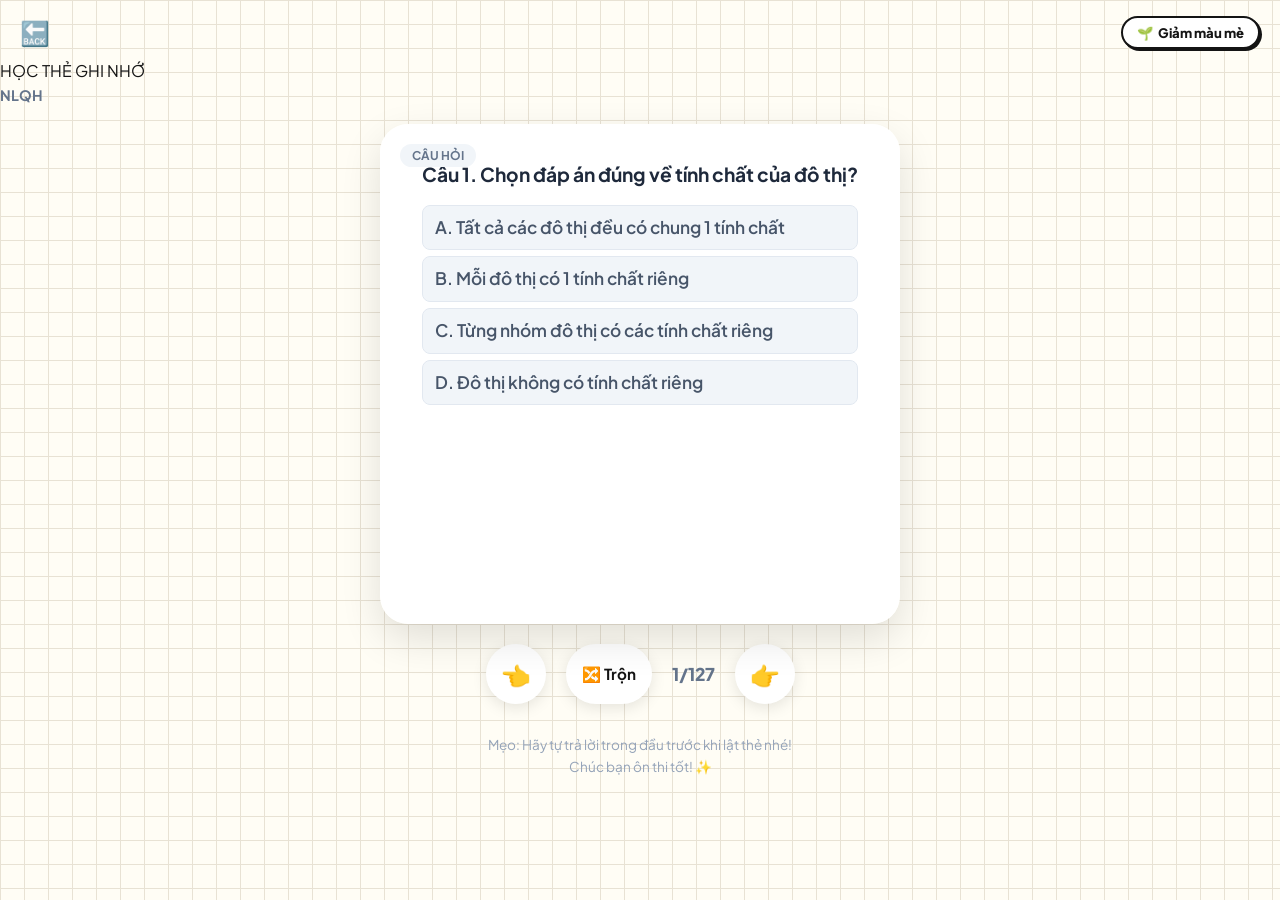
<file: flashcard.html>
<!DOCTYPE html>
<html lang="vi">
<head>
    <meta charset="UTF-8">
    <meta name="viewport" content="width=device-width, initial-scale=1.0, maximum-scale=1.0, user-scalable=no">
    <title>Flashcards - Thẻ Ghi Nhớ | Hệ Thống Khảo Thí VIP 2026</title>
    <meta name="theme-color" content="#ffd23f">
    <link rel="icon" type="image/svg+xml" href="data:image/svg+xml,<svg xmlns='http://www.w3.org/2000/svg' viewBox='0 0 100 100'><text y='.9em' font-size='90'>⚡</text></svg>">
    <link href="https://fonts.googleapis.com/css2?family=Montserrat:wght@400;600;700;800&display=swap" rel="stylesheet">
    <link rel="stylesheet" href="css/style.css">
    <style>
        .flashcard-container {
            perspective: 1000px;
            width: 100%;
            max-width: 520px;
            min-height: 380px;
            height: 500px;
            max-height: calc(100vh - 220px);
            margin: 20px auto;
            cursor: pointer;
            user-select: none;
            -webkit-user-select: none;
        }

        .flashcard-inner {
            position: relative;
            width: 100%;
            height: 100%;
            text-align: center;
            transition: transform 0.6s cubic-bezier(0.4, 0, 0.2, 1);
            transform-style: preserve-3d;
            box-shadow: 0 15px 40px rgba(0,0,0,0.12);
            border-radius: 28px;
        }

        .flashcard-container.flipped .flashcard-inner {
            transform: rotateY(180deg);
        }

        .flashcard-front, .flashcard-back {
            position: absolute;
            width: 100%;
            height: 100%;
            -webkit-backface-visibility: hidden;
            backface-visibility: hidden;
            display: flex;
            flex-direction: column;
            align-items: center;
            justify-content: flex-start; /* Để text bắt đầu từ trên xuống */
            padding: 35px 25px 35px 25px;
            border-radius: 28px;
            background: white;
            overflow-y: auto;
            scrollbar-width: thin;
            scrollbar-color: rgba(148, 163, 184, 0.4) transparent;
        }
        
        .flashcard-front::-webkit-scrollbar, .flashcard-back::-webkit-scrollbar {
            width: 6px;
        }
        .flashcard-front::-webkit-scrollbar-thumb, .flashcard-back::-webkit-scrollbar-thumb {
            background: rgba(148, 163, 184, 0.4);
            border-radius: 4px;
        }

        .flashcard-back {
            transform: rotateY(180deg);
            background: linear-gradient(135deg, #f0fdf4 0%, #ffffff 100%);
            border: 2px solid #22c55e;
        }

        .q-text {
            font-size: 1.2em;
            font-weight: 700;
            color: #1e293b;
            line-height: 1.6;
        }

        .a-text {
            font-size: 1.3em;
            font-weight: 800;
            color: #16a34a;
            line-height: 1.6;
        }

        .hint {
            position: absolute;
            bottom: 20px;
            font-size: 0.8em;
            color: #94a3b8;
            font-weight: 600;
        }

        .controls-bar {
            display: flex;
            align-items: center;
            justify-content: center;
            gap: 20px;
            margin-top: 20px;
        }

        .nav-btn {
            background: white;
            border: none;
            width: 60px;
            height: 60px;
            border-radius: 50%;
            display: flex;
            align-items: center;
            justify-content: center;
            font-size: 1.5em;
            box-shadow: 0 4px 15px rgba(0,0,0,0.1);
            cursor: pointer;
            transition: 0.3s;
        }

        .nav-btn:hover {
            transform: translateY(-3px);
            box-shadow: 0 8px 25px rgba(0,0,0,0.15);
        }

        .nav-btn:active {
            transform: scale(0.95);
        }

        .progress-label {
            font-weight: 800;
            color: #64748b;
            font-size: 1.1em;
        }

        .category-badge {
            position: absolute;
            top: 20px;
            left: 20px;
            background: #f1f5f9;
            padding: 4px 12px;
            border-radius: 20px;
            font-size: 0.75em;
            font-weight: 700;
            color: #64748b;
        }
    </style>
</head>
<body>
    <div class="mesh-bg">
        <div class="mesh-blob blob-1"></div>
        <div class="mesh-blob blob-2"></div>
        <div class="mesh-blob blob-3"></div>
    </div>

    <div class="container-box" style="padding-top: 60px;">
        <div style="position: absolute; top: 20px; left: 20px;">
            <button onclick="goBack()" style="background:none; border:none; font-size: 1.5em; cursor:pointer;">🔙</button>
        </div>
        <div style="position: absolute; top: 16px; right: 20px;">
            <button class="nav-btn btn-focus-theme-toggle" id="btnFlashcardThemeToggle" onclick="toggleFocusTheme()" style="background: #ffffff; border: 2px solid var(--neo-black); border-radius: 999px; box-shadow: 2px 2px 0 var(--neo-black); padding: 6px 14px; font-size: 0.82rem; font-weight: 800; cursor: pointer; width: auto; height: auto;" title="Đổi theme: Giảm màu mè tập trung ôn">
                <span class="theme-toggle-icon">🌱</span> <span class="theme-toggle-text">Giảm màu mè</span>
            </button>
        </div>

        <div class="big-title" style="margin-bottom: 5px;">HỌC THẺ GHI NHỚ</div>
        <div id="examName" style="font-weight: 700; color: #64748b; font-size: 0.9em; margin-bottom: 20px;">Đang tải...</div>

        <div class="flashcard-container" id="cardContainer" onclick="handleCardClick(event)">
            <div class="flashcard-inner">
                <div class="flashcard-front">
                    <div class="category-badge">CÂU HỎI</div>
                    <div class="q-text" id="qText">...</div>
                </div>
                <div class="flashcard-back">
                    <div class="category-badge" style="background: #dcfce7; color: #16a34a;">ĐÁP ÁN ĐÚNG</div>
                    <div class="a-text" id="aText">...</div>
                    <div class="hint">Bấm để quay lại câu hỏi 🔄</div>
                </div>
            </div>
        </div>

        <div class="controls-bar">
            <button class="nav-btn" id="btnPrev" title="Câu trước (←)" onclick="event.stopPropagation(); changeCard(-1)">👈</button>
            <button class="nav-btn" id="btnShuffle" title="Trộn câu hỏi" onclick="event.stopPropagation(); shuffleCards()" style="width: auto; padding: 0 16px; border-radius: 30px; font-size: 0.95rem; font-weight: 700;">🔀 Trộn</button>
            <div class="progress-label" id="progressLabel">0/0</div>
            <button class="nav-btn" id="btnNext" title="Câu sau (→)" onclick="event.stopPropagation(); changeCard(1)">👉</button>
        </div>

        <div style="margin-top: 30px; font-size: 0.85em; color: #94a3b8; line-height: 1.6; text-align: center;">
            Mẹo: Hãy tự trả lời trong đầu trước khi lật thẻ nhé! <br> Chúc bạn ôn thi tốt! ✨
        </div>
    </div>

    <script src="js/api-config.js"></script>
    <script src="js/flashcard.js"></script>
    <script>
        const params = new URLSearchParams(window.location.search);
        const fileID = params.get('id') || 'NLQH';
        const fileName = params.get('name') || fileID;

        document.getElementById('examName').innerText = fileName || ("Đề số " + fileID);

        function goBack() {
            window.location.href = `product.html?id=${fileID}&name=${encodeURIComponent(fileName)}`;
        }

        // Tải dữ liệu
        loadFlashcards(fileID);
    </script>
</body>
</html>
</file>
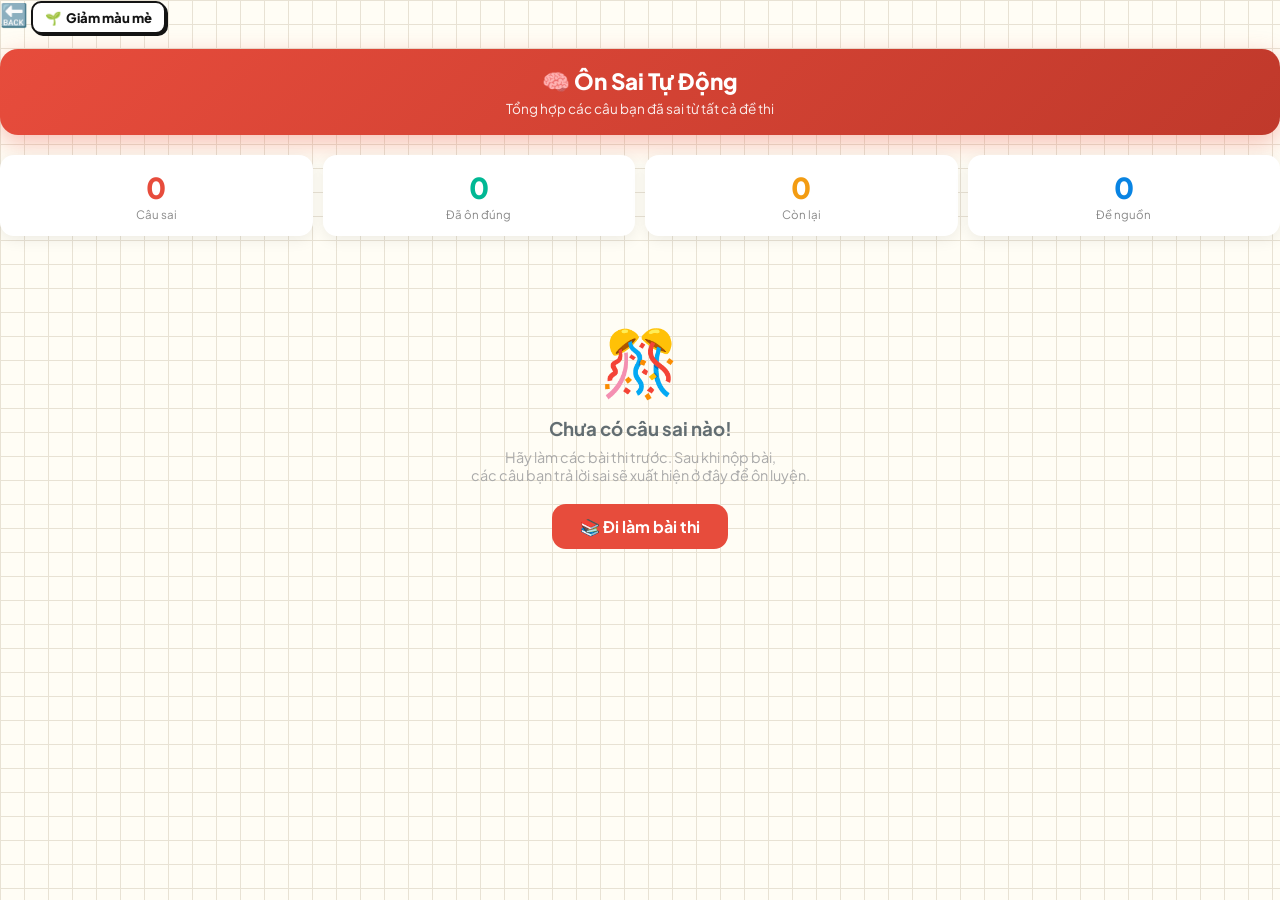
<file: onsai.html>
<!DOCTYPE html>
<html lang="vi">
<head>
    <meta charset="UTF-8">
    <meta name="viewport" content="width=device-width, initial-scale=1.0, maximum-scale=1.0, user-scalable=no">
    <title>Ôn Lại Câu Sai | Hệ Thống Khảo Thí VIP 2026</title>
    <meta name="theme-color" content="#ffd23f">
    <link rel="icon" type="image/svg+xml" href="data:image/svg+xml,<svg xmlns='http://www.w3.org/2000/svg' viewBox='0 0 100 100'><text y='.9em' font-size='90'>⚡</text></svg>">
    <link rel="preconnect" href="https://fonts.googleapis.com">
    <link rel="preconnect" href="https://fonts.gstatic.com" crossorigin>
    <link href="https://fonts.googleapis.com/css2?family=Montserrat:wght@400;600;700;800&display=swap" rel="stylesheet">
    <link rel="stylesheet" href="css/style.css">
    <style>
        :root {
            --wrong: #e74c3c;
            --correct: #00b894;
            --warn: #f39c12;
            --blue: #0984e3;
        }

        .onsai-header {
            background: linear-gradient(135deg, #e74c3c, #c0392b);
            color: white;
            padding: 18px 20px;
            border-radius: 18px;
            margin-bottom: 20px;
            text-align: center;
            box-shadow: 0 8px 25px rgba(231,76,60,0.35);
        }
        .onsai-header h1 { font-size: 1.4em; font-weight: 800; margin: 0 0 4px 0; }
        .onsai-header p  { font-size: 0.85em; opacity: 0.9; margin: 0; }

        .stats-row {
            display: flex; gap: 10px; margin-bottom: 18px; flex-wrap: wrap;
        }
        .stat-box {
            flex: 1; min-width: 80px;
            background: white; border-radius: 14px;
            padding: 14px 10px; text-align: center;
            box-shadow: 0 4px 15px rgba(0,0,0,0.07);
        }
        .stat-box .num { font-size: 1.8em; font-weight: 800; }
        .stat-box .lbl { font-size: 0.72em; color: #888; margin-top: 2px; }
        .stat-box.red .num  { color: var(--wrong); }
        .stat-box.green .num{ color: var(--correct); }
        .stat-box.warn .num { color: var(--warn); }
        .stat-box.blue .num { color: var(--blue); }

        /* Source filter chips */
        .source-filter {
            display: flex; gap: 8px; flex-wrap: wrap; margin-bottom: 16px;
        }
        .chip {
            padding: 6px 14px; border-radius: 20px;
            font-size: 0.82em; font-weight: 700;
            border: 2px solid #e0e0e0; background: white;
            cursor: pointer; transition: 0.2s;
        }
        .chip.active { background: var(--wrong); color: white; border-color: var(--wrong); }

        /* Quiz area */
        .q-card {
            background: white; border-radius: 16px;
            padding: 18px; margin-bottom: 14px;
            box-shadow: 0 4px 15px rgba(0,0,0,0.07);
            border-left: 4px solid #e74c3c;
            animation: slideIn 0.3s ease;
        }
        @keyframes slideIn {
            from { opacity:0; transform: translateY(10px); }
            to   { opacity:1; transform: translateY(0); }
        }
        .q-num {
            font-size: 0.78em; color: #aaa; font-weight: 700;
            margin-bottom: 8px; display: flex; justify-content: space-between;
        }
        .q-src-badge {
            background: #fff3f3; color: #e74c3c;
            padding: 2px 8px; border-radius: 8px; font-size: 0.75em;
        }
        .q-text {
            font-weight: 700; color: #2d3436; line-height: 1.5;
            margin-bottom: 12px; font-size: 0.95em;
        }

        .opt-item {
            padding: 10px 14px; border-radius: 10px;
            margin-bottom: 7px; cursor: pointer;
            border: 2px solid #f0f0f0;
            font-size: 0.9em; font-weight: 600;
            transition: all 0.2s;
            display: flex; align-items: center; gap: 8px;
        }
        .opt-item:hover:not(.locked) { border-color: #3498db; background: #ebf5fb; }
        .opt-item.correct  { background: #d5f5e3; border-color: var(--correct); color: #155724; }
        .opt-item.wrong    { background: #fadbd8; border-color: var(--wrong);   color: #7b241c; }
        .opt-item.reveal   { background: #d5f5e3; border-color: var(--correct); color: #155724; }
        .opt-item.locked   { cursor: default; }
        .opt-icon { font-size: 1.1em; flex-shrink: 0; }

        /* Controls */
        .ctrl-bar {
            display: flex; gap: 10px; margin-bottom: 18px; flex-wrap: wrap;
        }
        .btn-ctrl {
            flex: 1; padding: 12px; border: none; border-radius: 12px;
            font-weight: 700; font-size: 0.9em; cursor: pointer; transition: 0.2s;
        }
        .btn-ctrl:hover { transform: translateY(-2px); }
        .btn-ctrl.red    { background: var(--wrong);   color: white; }
        .btn-ctrl.green  { background: var(--correct); color: white; }
        .btn-ctrl.warn   { background: var(--warn);    color: white; }
        .btn-ctrl.gray   { background: #dfe6e9; color: #2d3436; }

        /* Progress bar */
        .progress-wrap {
            background: #f0f0f0; border-radius: 99px;
            height: 8px; margin-bottom: 14px; overflow: hidden;
        }
        .progress-fill {
            height: 100%; border-radius: 99px;
            background: linear-gradient(90deg, #e74c3c, #f39c12);
            transition: width 0.4s ease;
        }

        /* Empty state */
        .empty-state {
            text-align: center; padding: 50px 20px;
            color: #aaa;
        }
        .empty-state .emoji { font-size: 4em; margin-bottom: 15px; }
        .empty-state h3 { color: #636e72; }

        /* Floating next btn */
        #floatNext {
            position: fixed; bottom: 25px; right: 20px;
            background: var(--correct); color: white;
            border: none; border-radius: 50px;
            padding: 14px 24px; font-weight: 800;
            font-size: 1em; cursor: pointer;
            box-shadow: 0 8px 25px rgba(0,184,148,0.4);
            display: none; transition: 0.3s;
            z-index: 100;
        }
        #floatNext:hover { transform: scale(1.05); }

        /* Result modal */
        .result-modal {
            position: fixed; top:0; left:0; width:100%; height:100%;
            background: rgba(0,0,0,0.6); backdrop-filter: blur(6px);
            display: none; align-items: center; justify-content: center;
            z-index: 9999;
        }
        .result-box {
            background: white; border-radius: 24px; padding: 35px 28px;
            text-align: center; max-width: 380px; width: 90%;
            animation: popIn 0.4s cubic-bezier(0.175,0.885,0.32,1.275);
        }
        @keyframes popIn {
            from { transform: scale(0.8); opacity: 0; }
            to   { transform: scale(1);   opacity: 1; }
        }
        .result-box .score { font-size: 3em; font-weight: 800; color: var(--wrong); }
        .result-box h2 { margin: 10px 0 5px; font-size: 1.3em; }
        .result-box p  { color: #888; font-size: 0.9em; margin-bottom: 20px; }

        /* Loading */
        .loading-state { text-align: center; padding: 40px; }
        .spinner {
            width: 44px; height: 44px;
            border: 4px solid #f0f0f0;
            border-top-color: var(--wrong);
            border-radius: 50%;
            animation: spin 0.8s linear infinite;
            margin: 0 auto 15px;
        }
        @keyframes spin { to { transform: rotate(360deg); } }
    </style>
</head>
<body>
<div class="mesh-bg">
    <div class="mesh-blob blob-1"></div>
    <div class="mesh-blob blob-2"></div>
    <div class="mesh-blob blob-3"></div>
</div>

<div class="container-box" style="padding-bottom: 90px;">
    <!-- Back button -->
    <div style="margin-bottom: 15px;">
        <a href="index.html" style="text-decoration:none; font-size:1.4em;">🔙</a>
        <button class="nav-btn btn-focus-theme-toggle" id="btnOnsaiThemeToggle" onclick="toggleFocusTheme()" style="background: #ffffff; border: 2px solid var(--neo-black); border-radius: var(--neo-radius-sm); box-shadow: 2px 2px 0 var(--neo-black); padding: 6px 12px; font-size: 0.82rem; font-weight: 800; cursor: pointer;" title="Đổi theme: Giảm màu mè tập trung ôn">
            <span class="theme-toggle-icon">🌱</span> <span class="theme-toggle-text">Giảm màu mè</span>
        </button>
    </div>

    <div class="onsai-header">
        <h1>🧠 Ôn Sai Tự Động</h1>
        <p>Tổng hợp các câu bạn đã sai từ tất cả đề thi</p>
    </div>

    <!-- Stats -->
    <div class="stats-row" id="statsRow">
        <div class="stat-box red">
            <div class="num" id="statTotal">0</div>
            <div class="lbl">Câu sai</div>
        </div>
        <div class="stat-box green">
            <div class="num" id="statDone">0</div>
            <div class="lbl">Đã ôn đúng</div>
        </div>
        <div class="stat-box warn">
            <div class="num" id="statLeft">0</div>
            <div class="lbl">Còn lại</div>
        </div>
        <div class="stat-box blue">
            <div class="num" id="statSrc">0</div>
            <div class="lbl">Đề nguồn</div>
        </div>
    </div>

    <!-- Progress bar -->
    <div class="progress-wrap" id="progressWrap" style="display:none;">
        <div class="progress-fill" id="progressFill" style="width:0%"></div>
    </div>

    <!-- Controls -->
    <div class="ctrl-bar" id="ctrlBar" style="display:none;">
        <button class="btn-ctrl gray" onclick="shuffleQuestions()">🔀 Trộn câu</button>
        <button class="btn-ctrl warn" onclick="resetSession()">🔄 Làm lại tất cả</button>
        <button class="btn-ctrl red" onclick="clearAllWrong()" style="flex:0.6;">🗑️ Xóa</button>
    </div>

    <!-- Source filter -->
    <div class="source-filter" id="sourceFilter"></div>

    <!-- Loading -->
    <div class="loading-state" id="loadingState" style="display:none;">
        <div class="spinner"></div>
        <p style="color:#888; font-weight:600;">Đang tải câu hỏi...</p>
    </div>

    <!-- Quiz content -->
    <div id="quizContent"></div>
</div>

<!-- Floating next button -->
<button id="floatNext" onclick="scrollToNext()">Câu tiếp ❯</button>

<!-- Result modal -->
<div class="result-modal" id="resultModal">
    <div class="result-box">
        <div style="font-size:3em;">🎉</div>
        <div class="score" id="resultScore">0/0</div>
        <h2>Hoàn thành buổi ôn!</h2>
        <p id="resultMsg">Tốt lắm! Hãy tiếp tục làm bài để tích lũy thêm câu sai nhé.</p>
        <button onclick="resetSession()" class="btn-ctrl warn" style="width:100%; margin-bottom:10px;">🔄 Làm lại từ đầu</button>
        <button onclick="window.location.href='index.html'" class="btn-ctrl gray" style="width:100%;">🏠 Về trang chủ</button>
    </div>
</div>

<script src="js/api-config.js"></script>
<script>
// ============================================================
// ÔN SAI TỰ ĐỘNG — CORE LOGIC
// ============================================================

// Kiểm tra đăng nhập
if (!sessionStorage.getItem('current_user')) {
    window.location.href = 'login.html';
}

// ---- Cấu trúc câu hỏi sai ----
// wrongPool[i] = { fileId, fileName, qIndex, text, options, sessionDone, userAnswered }
let wrongPool = [];       // Toàn bộ câu sai đã load
let displayPool = [];     // Câu đang hiển thị (sau filter)
let currentFilter = 'all';
let sessionCorrect = 0;
let pendingFiles = [];    // Danh sách file cần fetch text

// ---- Session state lưu trong memory (mỗi lần vào trang là reset) ----
// wrongPool[i].sessionDone = true nếu đã ôn đúng trong session này

// ============================================================
// 1. KHỞI ĐỘNG: Đọc localStorage tìm câu sai
// ============================================================
function init() {
    const sources = {};   // fileId -> { examName, wrongIndices[] }

    for (let i = 0; i < localStorage.length; i++) {
        const key = localStorage.key(i);
        if (!key.startsWith('quiz_data_')) continue;

        try {
            const data = JSON.parse(localStorage.getItem(key));
            if (!data || !data.isSubmitted || !data.history) continue;

            const fileId = key.replace('quiz_data_', '');
            const wrongIndices = [];

            data.history.forEach((h, idx) => {
                if (h.firstAttemptSelected !== null && h.isCorrectFirstTime === false) {
                    const originalIdx = (h.originalIndex !== undefined && h.originalIndex !== null) ? h.originalIndex : idx;
                    if (!wrongIndices.includes(originalIdx)) {
                        wrongIndices.push(originalIdx);
                    }
                }
            });

            if (wrongIndices.length > 0) {
                sources[fileId] = {
                    examName: fileId,
                    wrongIndices
                };
            }
        } catch (e) { }
    }

    const srcKeys = Object.keys(sources);
    document.getElementById('statSrc').textContent = srcKeys.length;

    if (srcKeys.length === 0) {
        showEmpty();
        return;
    }

    // Show loading
    document.getElementById('loadingState').style.display = 'block';

    // Fetch tất cả file txt song song
    const promises = srcKeys.map(fileId =>
        fetch('filethi/' + fileId + '.txt')
            .then(r => r.text())
            .then(text => ({ fileId, examName: sources[fileId].examName, wrongIndices: sources[fileId].wrongIndices, text }))
            .catch(() => null)
    );

    Promise.all(promises).then(results => {
        document.getElementById('loadingState').style.display = 'none';

        results.forEach(res => {
            if (!res) return;
            const questions = parseTxt(res.text);
            res.wrongIndices.forEach(idx => {
                if (questions[idx]) {
                    wrongPool.push({
                        fileId: res.fileId,
                        examName: res.fileId,
                        qOrigIndex: idx,
                        text: questions[idx].text,
                        options: questions[idx].options,
                        sessionDone: false,
                        userAnswered: null
                    });
                }
            });
        });

        const urlParams = new URLSearchParams(window.location.search);
        const initialFilter = urlParams.get('id');
        updateStats();
        buildSourceFilter(srcKeys);
        if (initialFilter && srcKeys.includes(initialFilter)) {
            applyFilter(initialFilter);
        } else {
            applyFilter('all');
        }
    });
}

// ============================================================
// 2. PARSE TXT → mảng câu hỏi
// ============================================================
function parseTxt(text) {
    text = text.replace(/(\s+)(\*?[A-F]\.)/gi, '\n$2');
    const lines = text.split('\n');
    const questions = [];
    let cur = null;
    const qReg = /^(Câu\s+\d+|Bài\s+\d+|Question\s+\d+)/i;
    const optReg = /^(\*)?([A-F])\./i;

    lines.forEach(line => {
        line = line.trim();
        if (!line) return;
        if (qReg.test(line)) {
            if (cur) questions.push(cur);
            cur = { text: line, options: [] };
        } else if (optReg.test(line) && cur) {
            cur.options.push({ text: line.replace(/^\*?[A-F]\.\s*/i, '').trim(), isCorrect: line.startsWith('*') });
        } else if (cur && cur.options.length === 0) {
            cur.text += ' ' + line;
        }
    });
    if (cur) questions.push(cur);
    return questions;
}

// ============================================================
// 3. UI HELPERS
// ============================================================
function showEmpty() {
    document.getElementById('quizContent').innerHTML = `
        <div class="empty-state">
            <div class="emoji">🎊</div>
            <h3>Chưa có câu sai nào!</h3>
            <p style="margin-top:8px; font-size:0.9em;">
                Hãy làm các bài thi trước. Sau khi nộp bài,<br>
                các câu bạn trả lời sai sẽ xuất hiện ở đây để ôn luyện.
            </p>
            <a href="index.html" style="display:inline-block; margin-top:20px; background:#e74c3c; color:white; padding:12px 28px; border-radius:14px; text-decoration:none; font-weight:700;">
                📚 Đi làm bài thi
            </a>
        </div>`;
}
const renderEmptyState = showEmpty;

function updateStats() {
    const total = wrongPool.length;
    const answered = wrongPool.filter(q => q.userAnswered !== null).length;
    const correct = wrongPool.filter(q => q.isSessionCorrect || (q.userAnswered !== null && q.options[q.userAnswered]?.isCorrect)).length;
    document.getElementById('statTotal').textContent = total;
    document.getElementById('statDone').textContent  = correct;
    document.getElementById('statLeft').textContent  = Math.max(0, total - answered);

    if (total > 0) {
        document.getElementById('progressWrap').style.display = 'block';
        document.getElementById('progressFill').style.width = Math.round(answered / total * 100) + '%';
        document.getElementById('ctrlBar').style.display = 'flex';
    }
}

function buildSourceFilter(srcKeys) {
    const sf = document.getElementById('sourceFilter');
    sf.innerHTML = '';

    const allChip = document.createElement('div');
    allChip.className = 'chip active';
    allChip.textContent = 'Tất cả';
    allChip.dataset.filter = 'all';
    allChip.onclick = () => applyFilter('all');
    sf.appendChild(allChip);

    srcKeys.forEach(key => {
        const chip = document.createElement('div');
        chip.className = 'chip';
        chip.textContent = key;
        chip.dataset.filter = key;
        chip.onclick = () => applyFilter(key);
        sf.appendChild(chip);
    });
}

function applyFilter(filter) {
    currentFilter = filter;
    document.querySelectorAll('.chip').forEach(c => {
        c.classList.toggle('active', c.dataset.filter === filter);
    });

    displayPool = filter === 'all'
        ? [...wrongPool]
        : wrongPool.filter(q => q.fileId === filter);

    renderAll();
}

// ============================================================
// 4. RENDER CÂU HỎI
// ============================================================
function renderAll() {
    const container = document.getElementById('quizContent');
    container.innerHTML = '';

    if (displayPool.length === 0) {
        container.innerHTML = `<div class="empty-state"><div class="emoji">✅</div><h3>Không có câu nào trong mục này</h3></div>`;
        return;
    }

    displayPool.forEach((q, i) => renderCard(q, i, container));
    updateFloatNext();
}

function renderCard(q, i, container) {
    const card = document.createElement('div');
    card.className = 'q-card';
    card.id = 'card-' + i;

    // Header
    const header = document.createElement('div');
    header.className = 'q-num';
    header.innerHTML = `
        <span>Câu ${i + 1}/${displayPool.length}</span>
        <span class="q-src-badge">📂 ${q.fileId}</span>
    `;
    card.appendChild(header);

    // Question text
    const qText = document.createElement('div');
    qText.className = 'q-text';
    qText.innerHTML = q.text.replace(/\[IMG:(.*?)\]/g, '<img src="$1" style="max-width:100%; border-radius:8px; margin-top:8px;">');
    card.appendChild(qText);

    // Options
    const optsWrap = document.createElement('div');
    q.options.forEach((opt, idx) => {
        const btn = document.createElement('div');
        btn.className = 'opt-item';
        btn.id = `opt-${i}-${idx}`;

        const label = String.fromCharCode(65 + idx);
        btn.innerHTML = `<span class="opt-icon">○</span><span><b>${label}.</b> ${opt.text}</span>`;

        if (q.userAnswered !== null) {
            // Đã trả lời → hiện kết quả
            btn.classList.add('locked');
            if (idx === q.userAnswered) {
                btn.classList.add(opt.isCorrect ? 'correct' : 'wrong');
                btn.querySelector('.opt-icon').textContent = opt.isCorrect ? '✅' : '❌';
            } else if (opt.isCorrect) {
                btn.classList.add('reveal');
                btn.querySelector('.opt-icon').textContent = '✅';
            }
        } else {
            btn.onclick = () => handleAnswer(q, i, idx);
        }
        optsWrap.appendChild(btn);
    });
    card.appendChild(optsWrap);

    container.appendChild(card);
}

// ============================================================
// 5. XỬ LÝ TRẢ LỜI
// ============================================================
function handleAnswer(q, cardIdx, optIdx) {
    q.userAnswered = optIdx;
    const isCorrect = q.options[optIdx].isCorrect;
    q.sessionDone = true;
    q.isSessionCorrect = isCorrect;

    if (isCorrect) {
        sessionCorrect++;
    }

    // Re-render card border
    const card = document.getElementById('card-' + cardIdx);
    if (card) {
        card.style.borderLeftColor = isCorrect ? 'var(--correct)' : 'var(--wrong)';
    }

    // Re-render options
    q.options.forEach((opt, idx) => {
        const btn = document.getElementById(`opt-${cardIdx}-${idx}`);
        if (!btn) return;
        btn.classList.add('locked');
        btn.onclick = null;

        if (idx === optIdx) {
            btn.classList.add(opt.isCorrect ? 'correct' : 'wrong');
            btn.querySelector('.opt-icon').textContent = opt.isCorrect ? '✅' : '❌';
        } else if (opt.isCorrect) {
            btn.classList.add('reveal');
            btn.querySelector('.opt-icon').textContent = '✅';
        }
    });

    updateStats();
    updateFloatNext();

    // Kiểm tra hoàn thành: kích hoạt modal khi tất cả câu hỏi trong displayPool đã được làm
    const totalInPool = displayPool.length;
    const answeredInPool = displayPool.filter(q => q.userAnswered !== null).length;
    if (totalInPool > 0 && answeredInPool === totalInPool) {
        setTimeout(showResult, 600);
    }
}

// ============================================================
// 6. FLOAT NEXT & SCROLL
// ============================================================
function updateFloatNext() {
    const answered = displayPool.filter(q => q.userAnswered !== null).length;
    const btn = document.getElementById('floatNext');
    btn.style.display = answered > 0 && answered < displayPool.length ? 'block' : 'none';
}

function scrollToNext() {
    for (let i = 0; i < displayPool.length; i++) {
        if (displayPool[i].userAnswered === null) {
            const el = document.getElementById('card-' + i);
            if (el) {
                el.scrollIntoView({ behavior: 'smooth', block: 'center' });
            }
            break;
        }
    }
}

// ============================================================
// 7. SHUFFLE, RESET, CLEAR
// ============================================================
function shuffleQuestions() {
    for (let i = wrongPool.length - 1; i > 0; i--) {
        const j = Math.floor(Math.random() * (i + 1));
        [wrongPool[i], wrongPool[j]] = [wrongPool[j], wrongPool[i]];
    }
    // Reset session
    wrongPool.forEach(q => { q.userAnswered = null; q.sessionDone = false; q.isSessionCorrect = false; });
    sessionCorrect = 0;
    updateStats();
    applyFilter(currentFilter);
}

function resetSession() {
    wrongPool.forEach(q => { q.userAnswered = null; q.sessionDone = false; q.isSessionCorrect = false; });
    sessionCorrect = 0;
    document.getElementById('resultModal').style.display = 'none';
    updateStats();
    applyFilter(currentFilter);
}
const resetProgress = resetSession;

function clearAllWrong() {
    if (!confirm('Xóa toàn bộ lịch sử câu sai?\nDữ liệu kết quả các đề sẽ bị reset câu sai.')) return;

    // Xóa trường isCorrectFirstTime khỏi tất cả quiz_data
    for (let i = 0; i < localStorage.length; i++) {
        const key = localStorage.key(i);
        if (!key.startsWith('quiz_data_')) continue;
        try {
            const data = JSON.parse(localStorage.getItem(key));
            if (data && data.history) {
                data.history.forEach(h => { h.isCorrectFirstTime = null; h.firstAttemptSelected = null; });
                localStorage.setItem(key, JSON.stringify(data));
            }
        } catch (e) { }
    }
    wrongPool = [];
    displayPool = [];
    document.getElementById('quizContent').innerHTML = '';
    updateStats();
    showEmpty();
    document.getElementById('ctrlBar').style.display = 'none';
    document.getElementById('progressWrap').style.display = 'none';
    document.getElementById('sourceFilter').innerHTML = '';
}

// ============================================================
// 8. KẾT QUẢ
// ============================================================
function showResult() {
    const total = displayPool.length;
    const correct = displayPool.filter(q => q.isSessionCorrect || (q.userAnswered !== null && q.options[q.userAnswered]?.isCorrect)).length;
    const pct = total > 0 ? Math.round(correct / total * 100) : 0;

    document.getElementById('resultScore').textContent = correct + '/' + total;

    let msg = '';
    if (pct === 100) msg = '🌟 Tuyệt vời! Bạn đã ôn đúng tất cả câu sai!';
    else if (pct >= 70) msg = '💪 Khá tốt! Hãy làm lại để ôn phần còn lại nhé.';
    else msg = '📖 Vẫn còn nhiều câu chưa chắc. Hãy xem lại phần ôn tập!';

    document.getElementById('resultMsg').textContent = msg;
    document.getElementById('resultModal').style.display = 'flex';
}

// ============================================================
// START
// ============================================================
init();
</script>
</body>
</html>
</file>
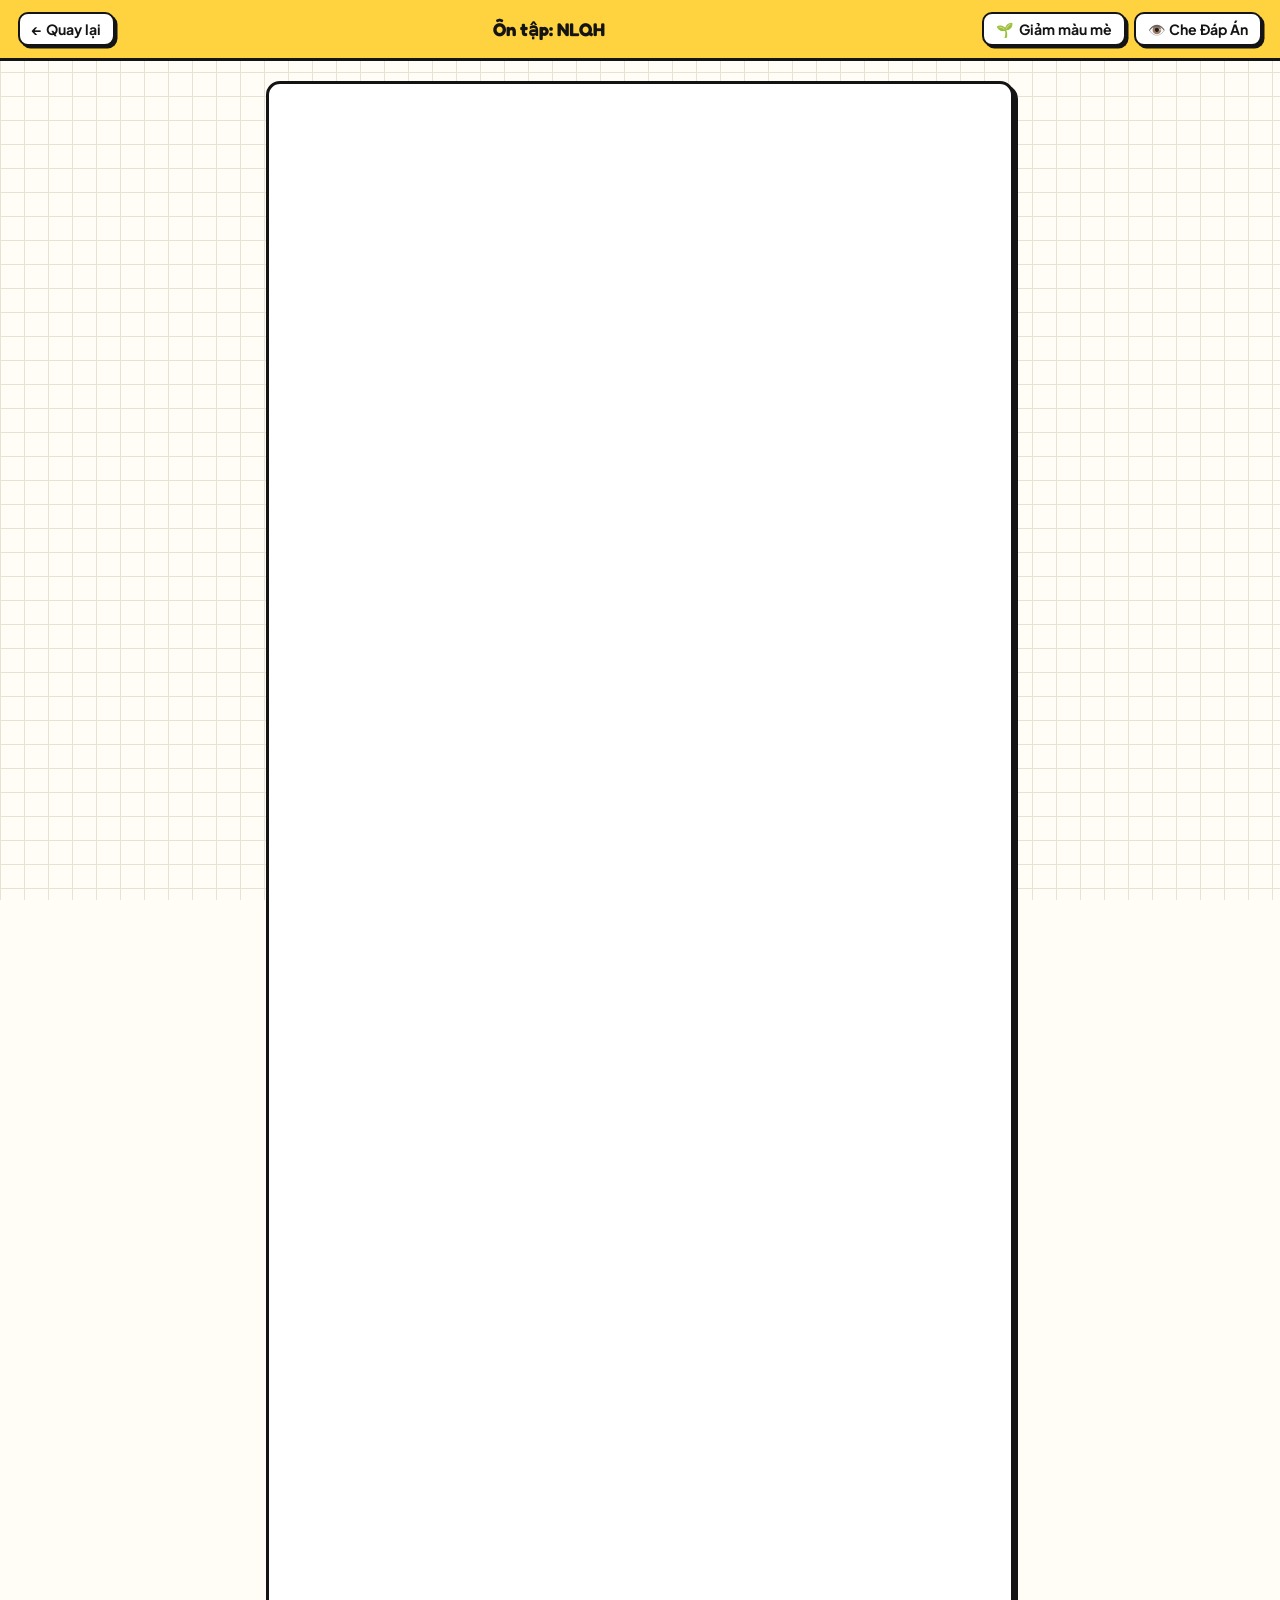
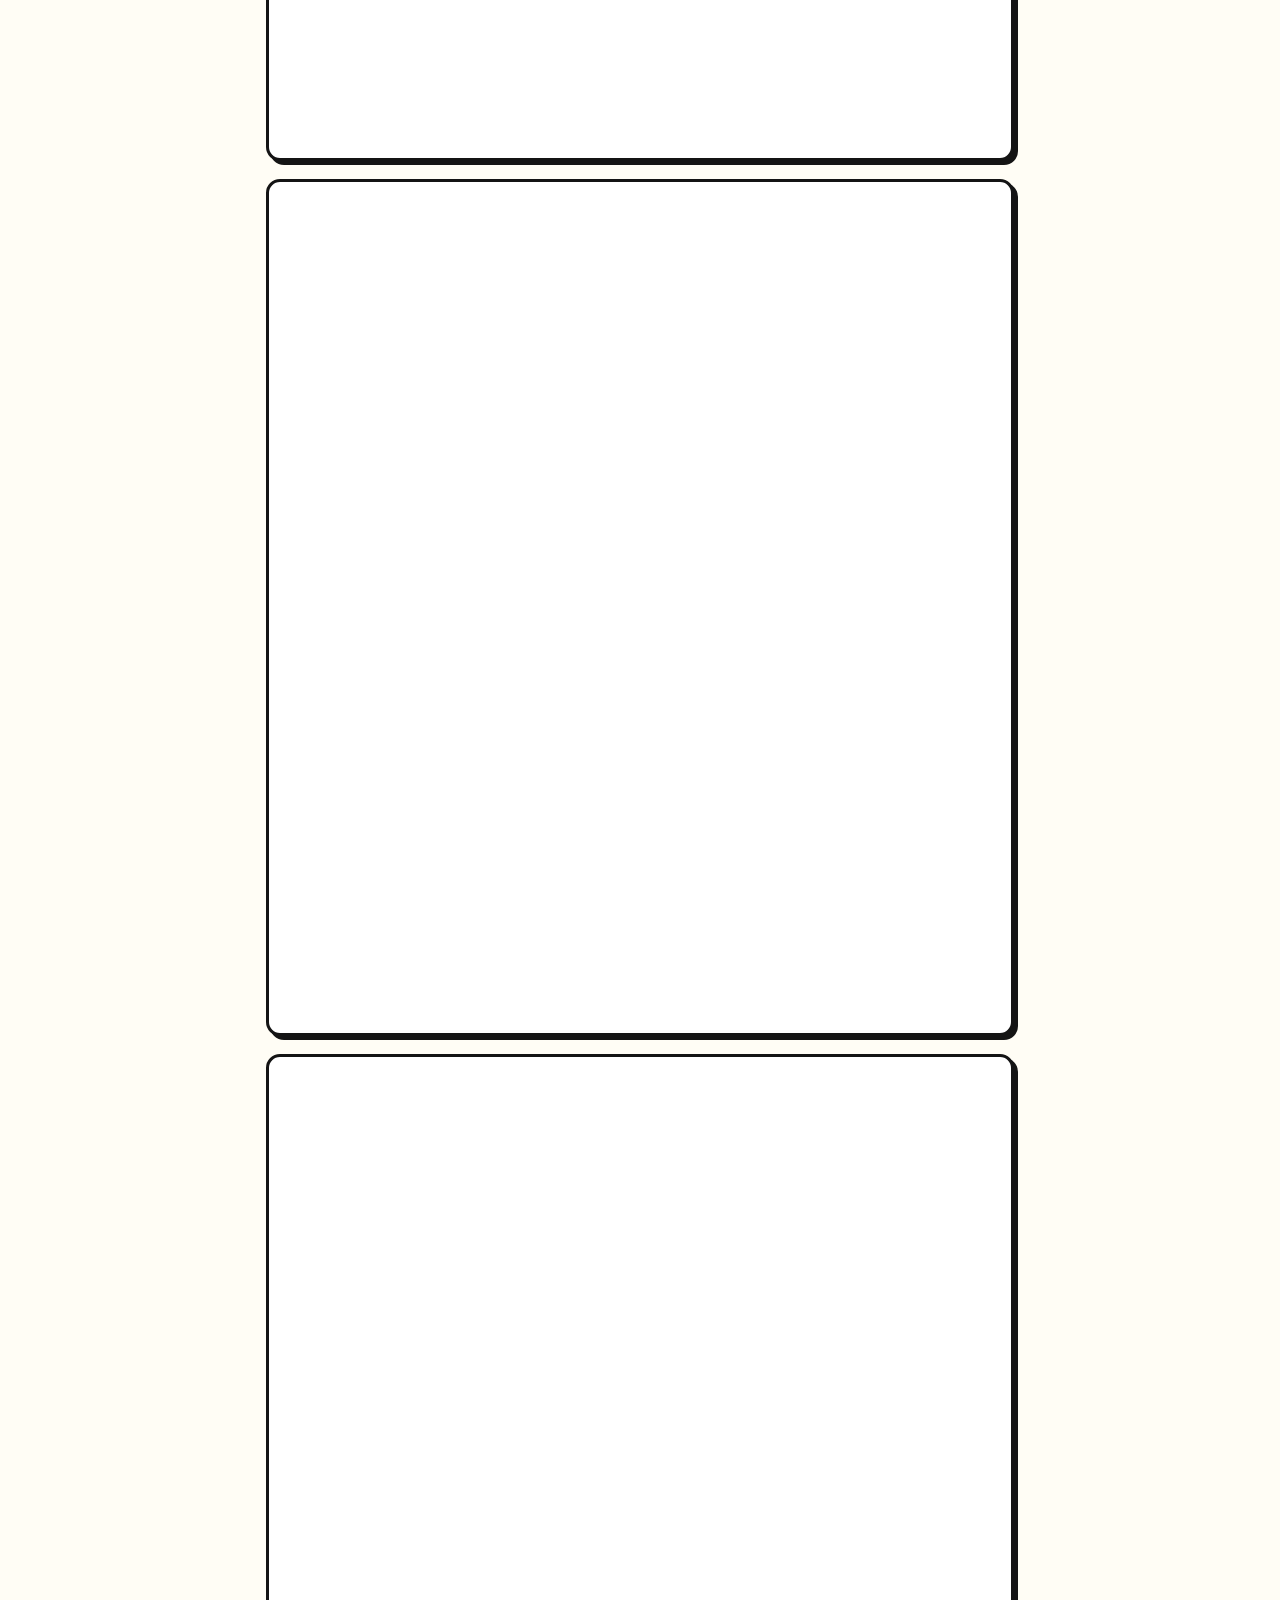
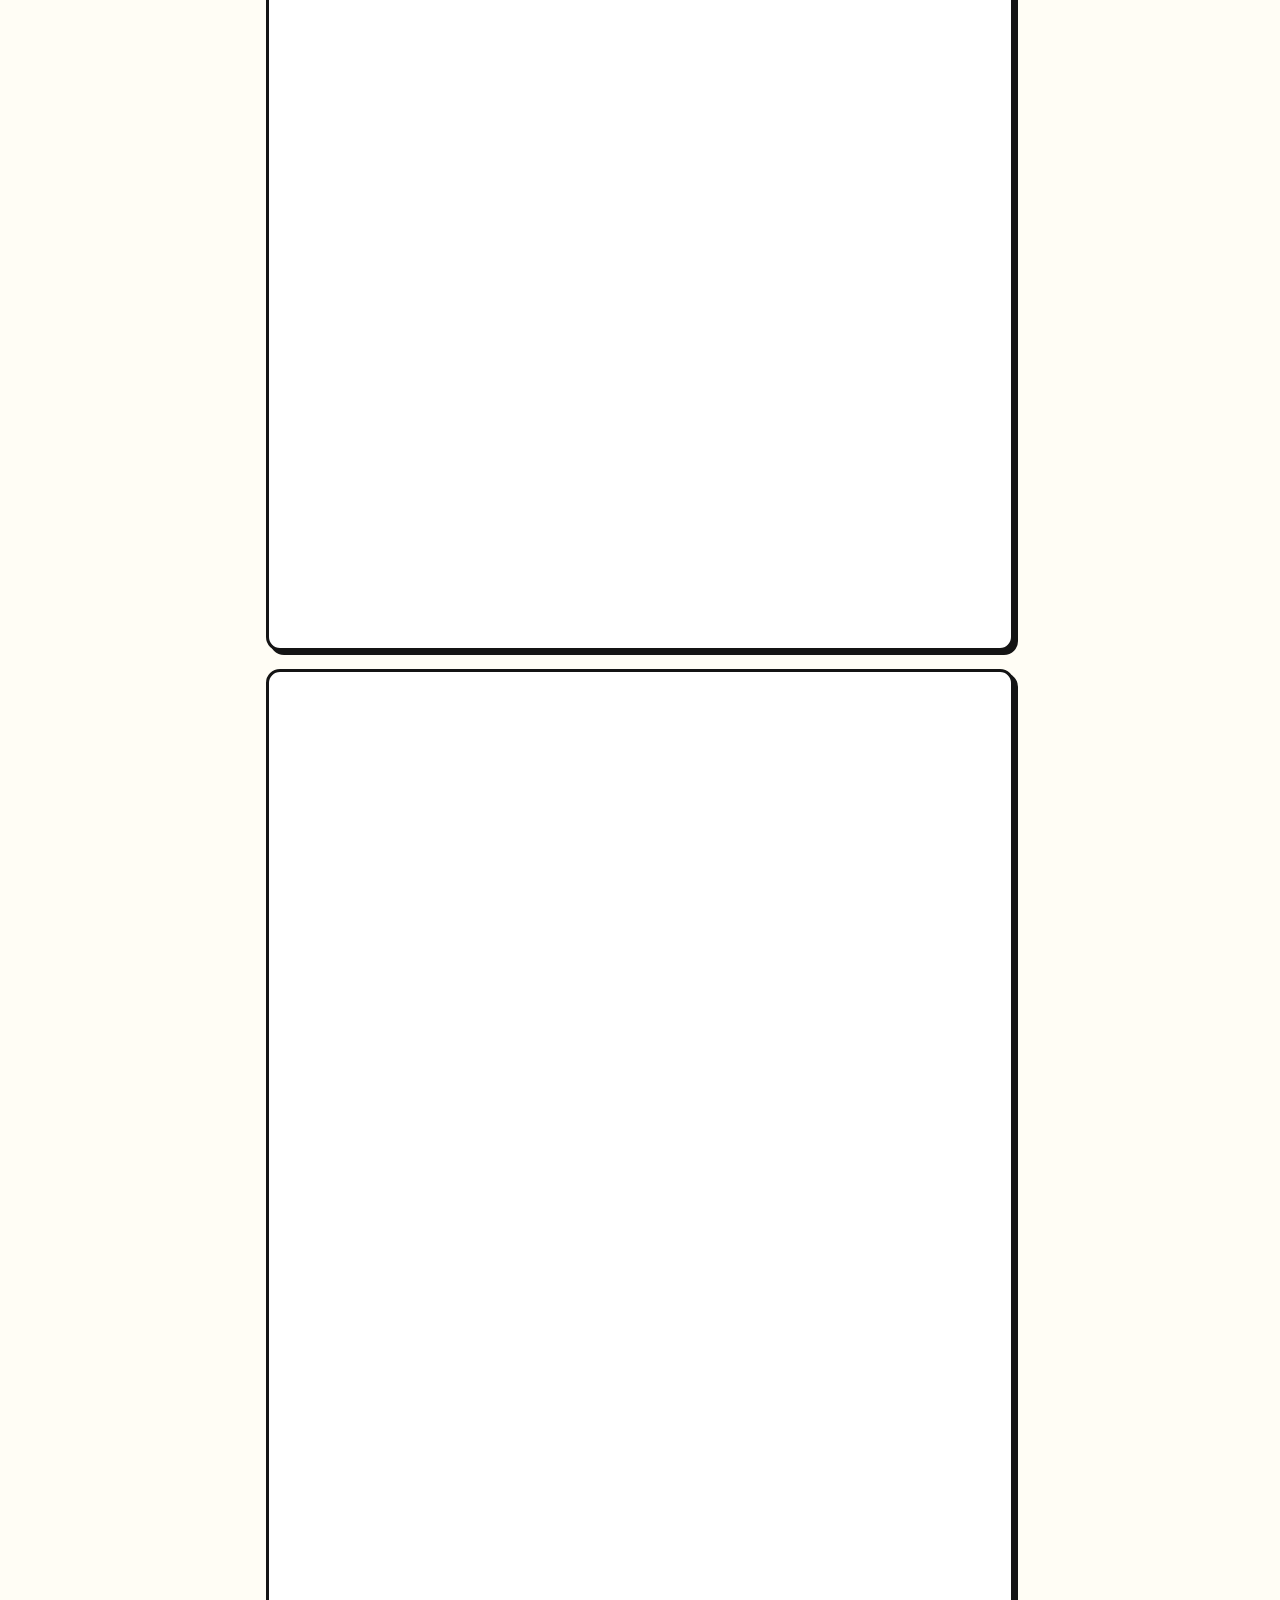
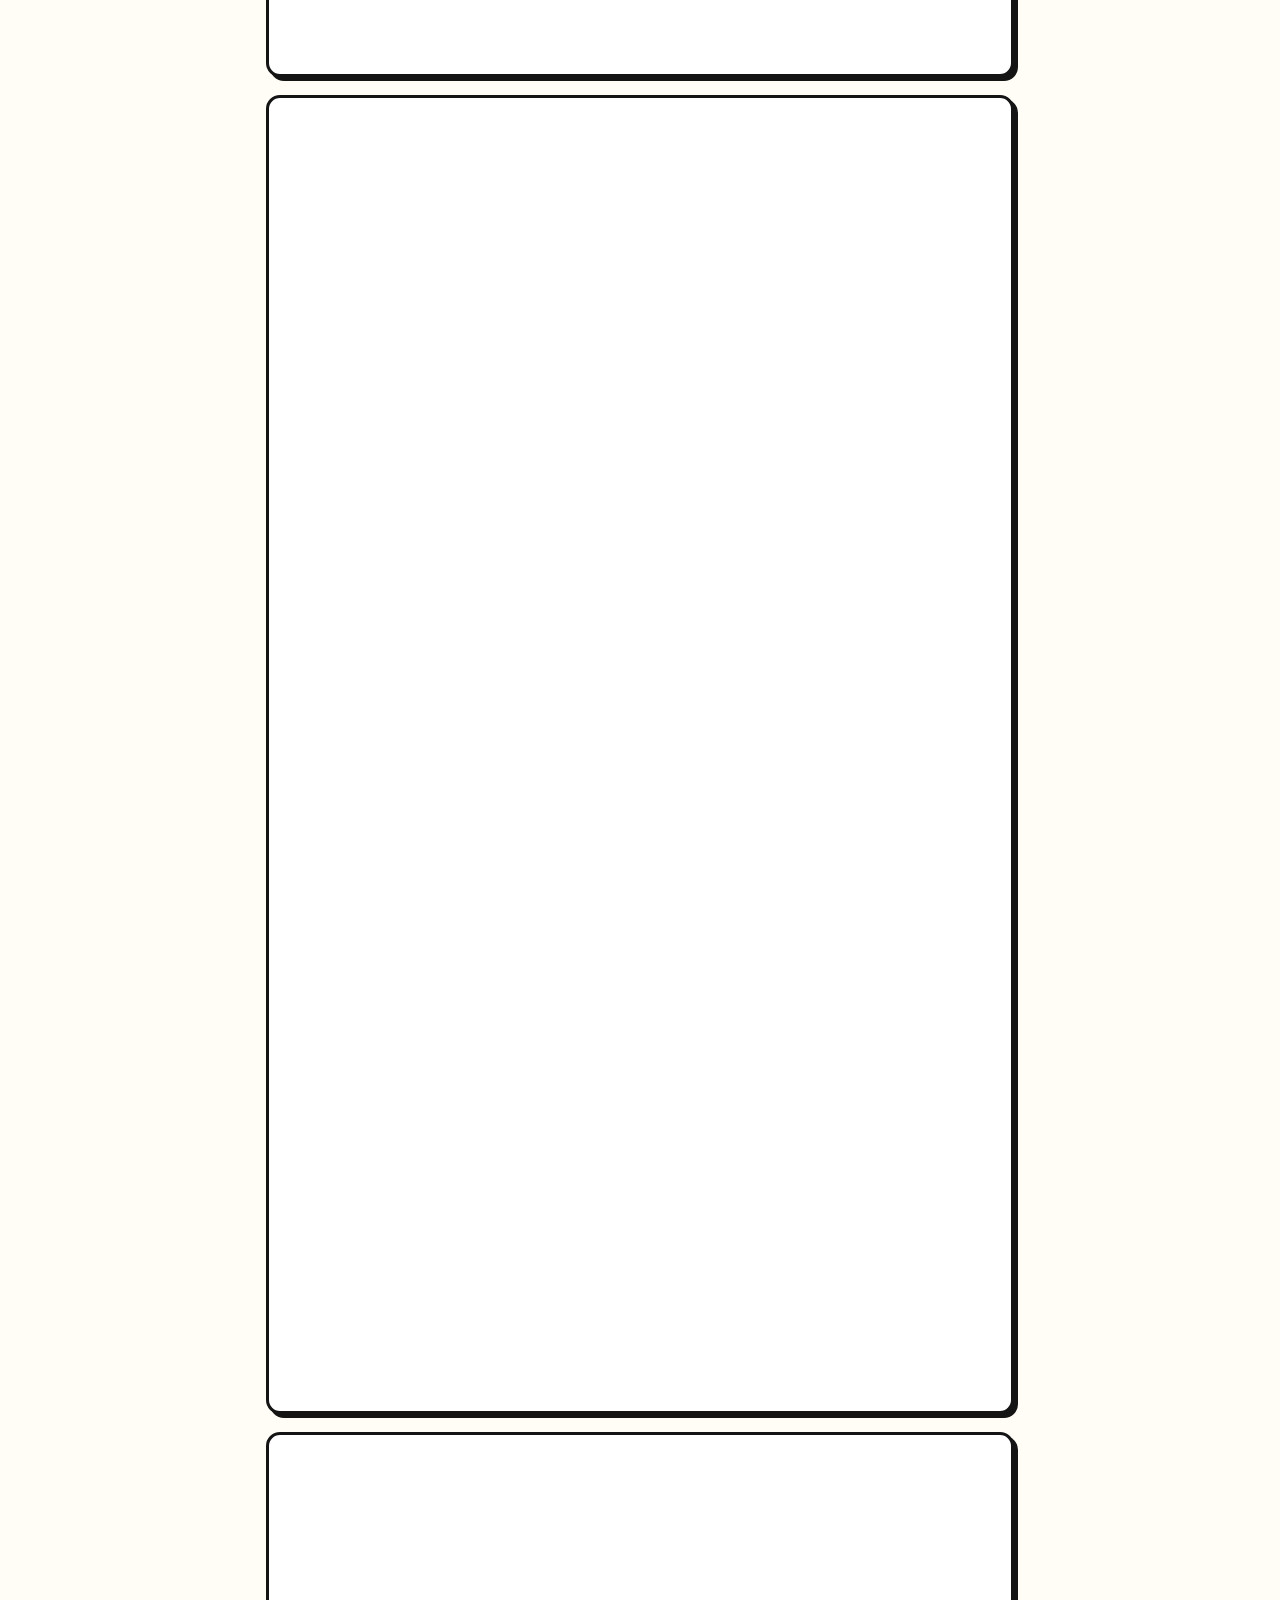
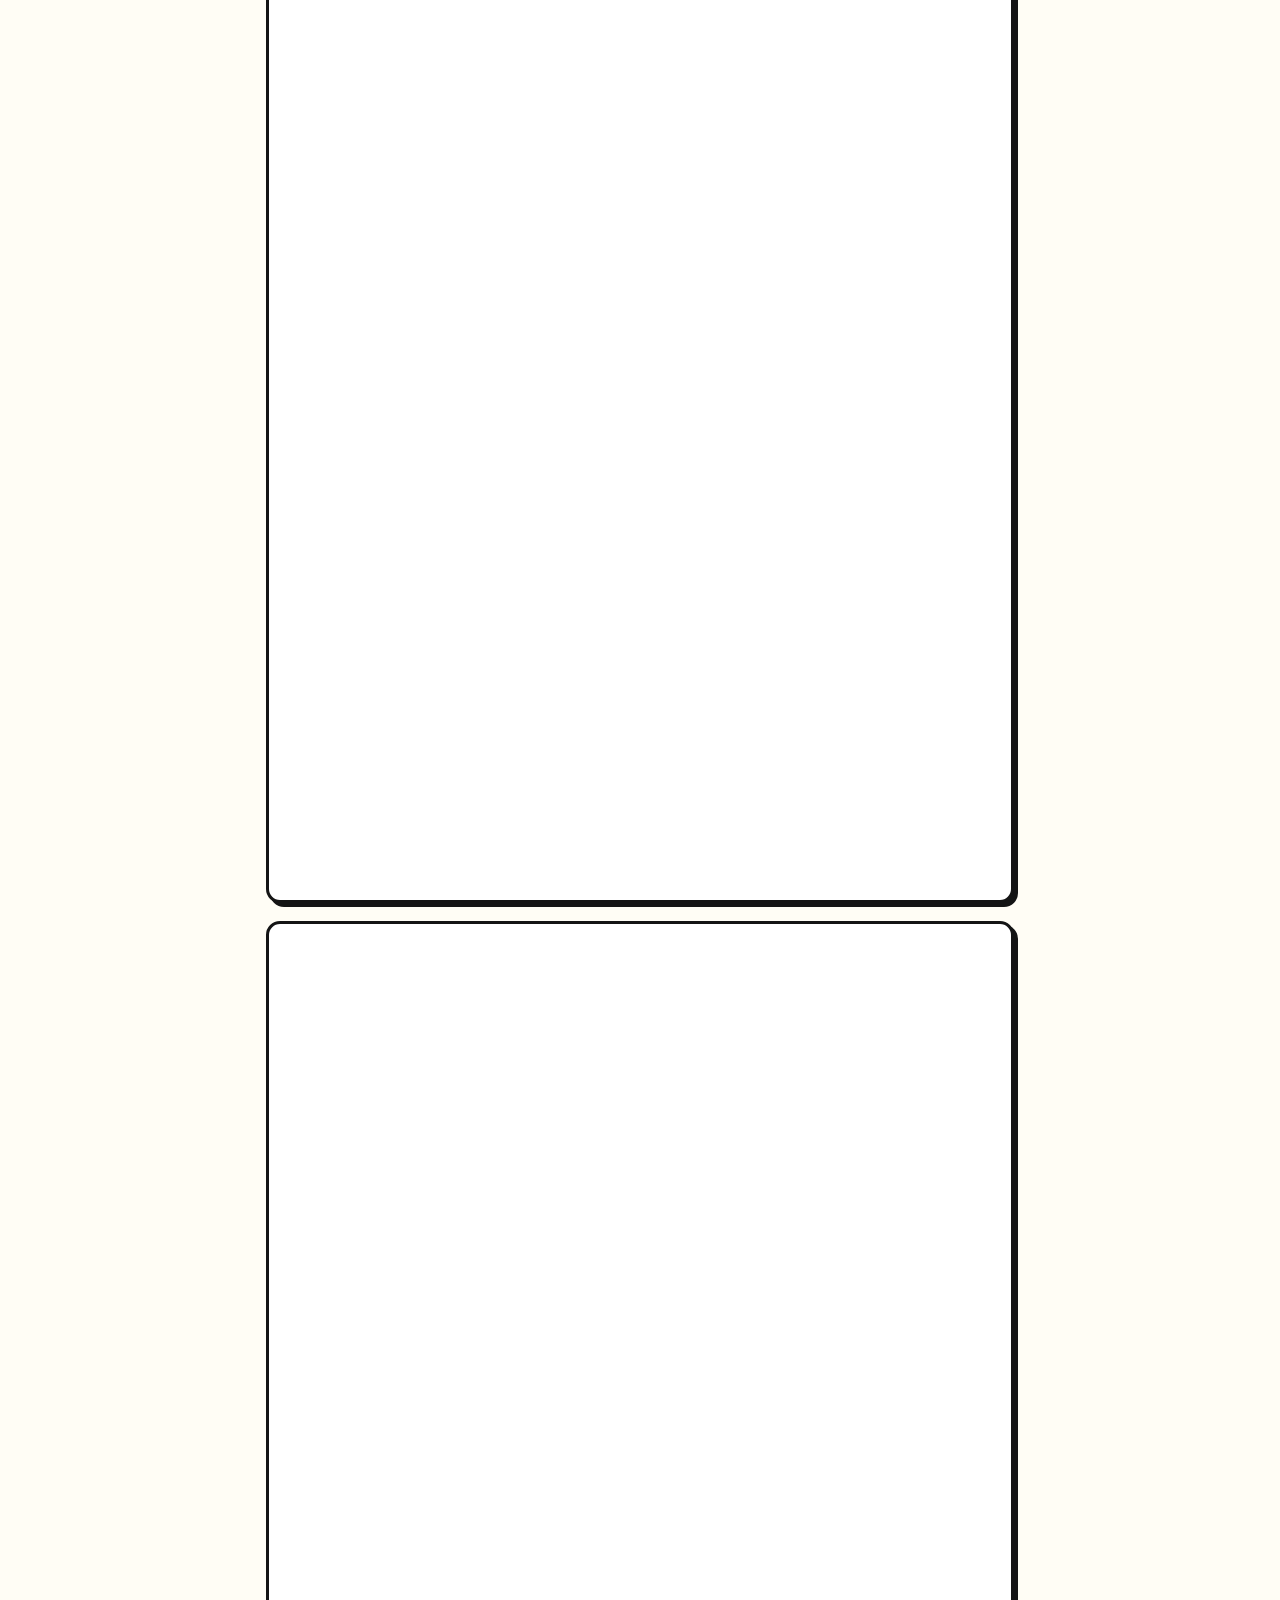
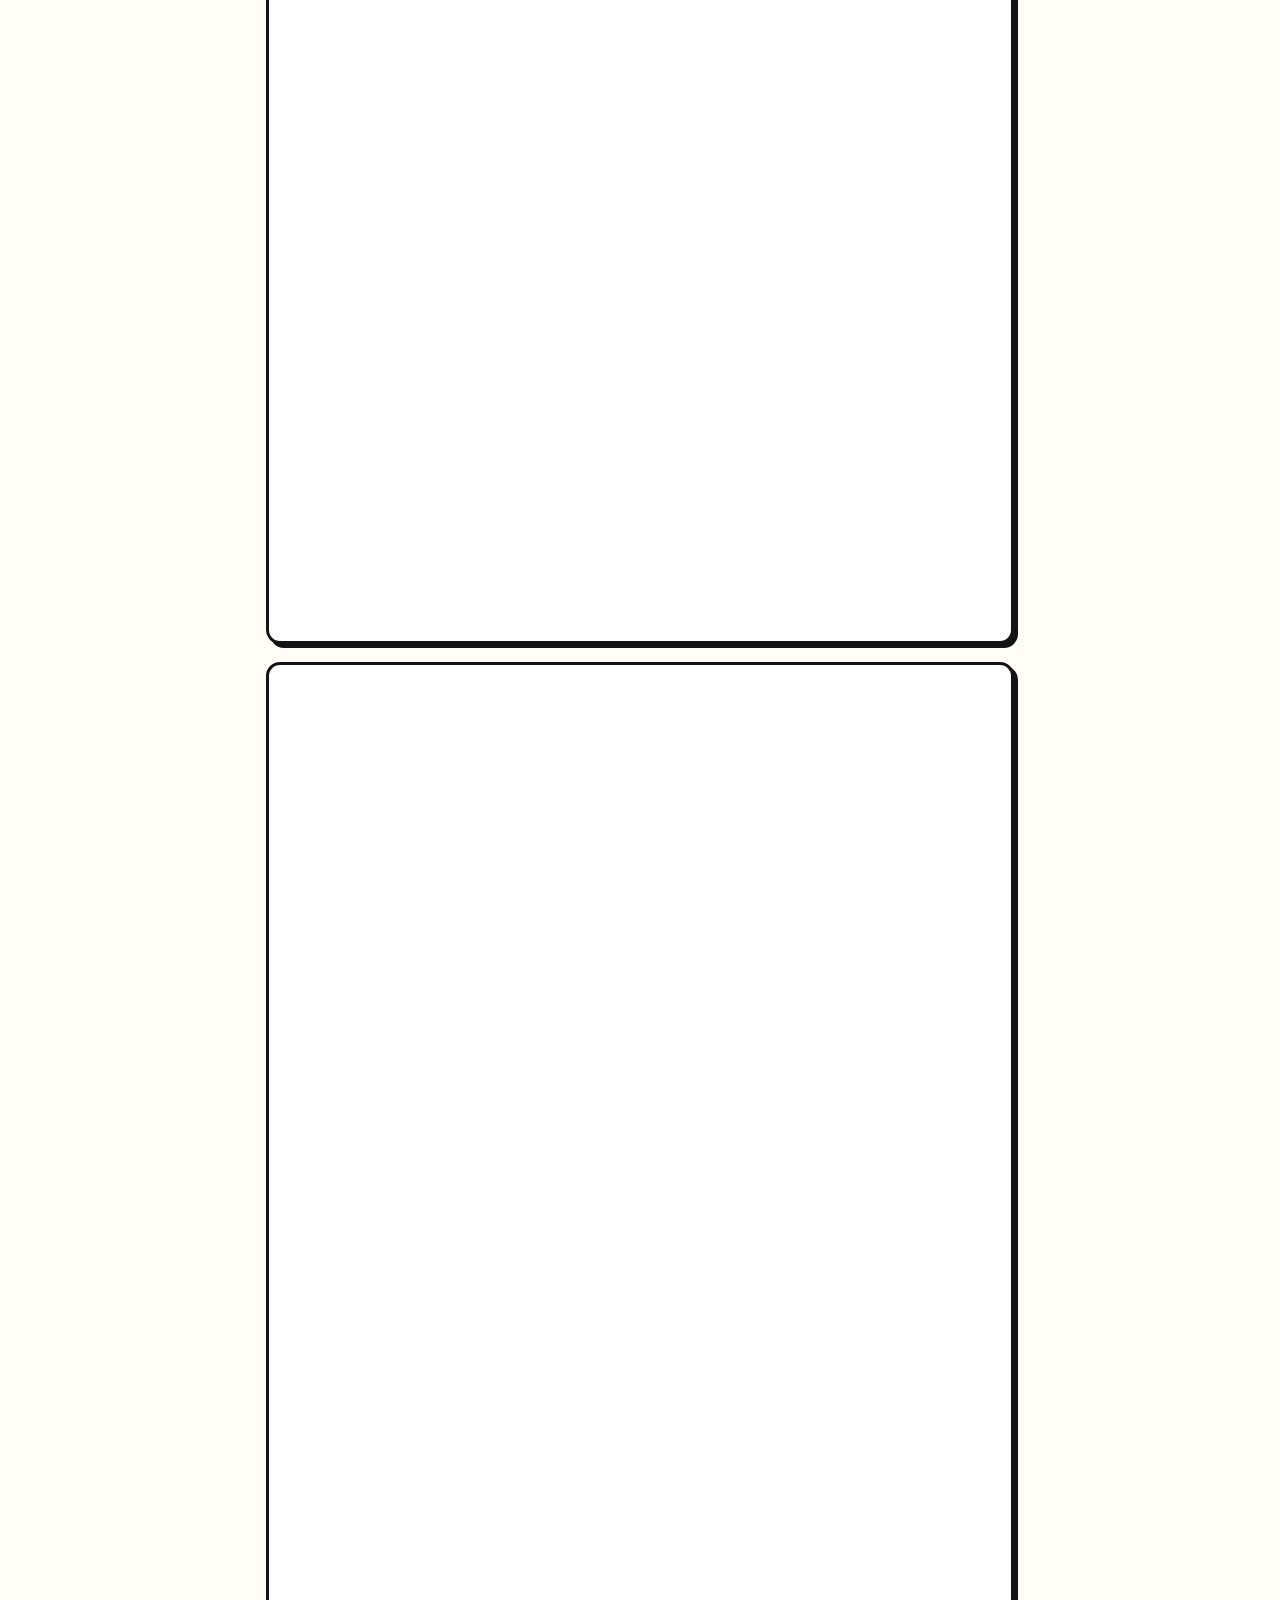
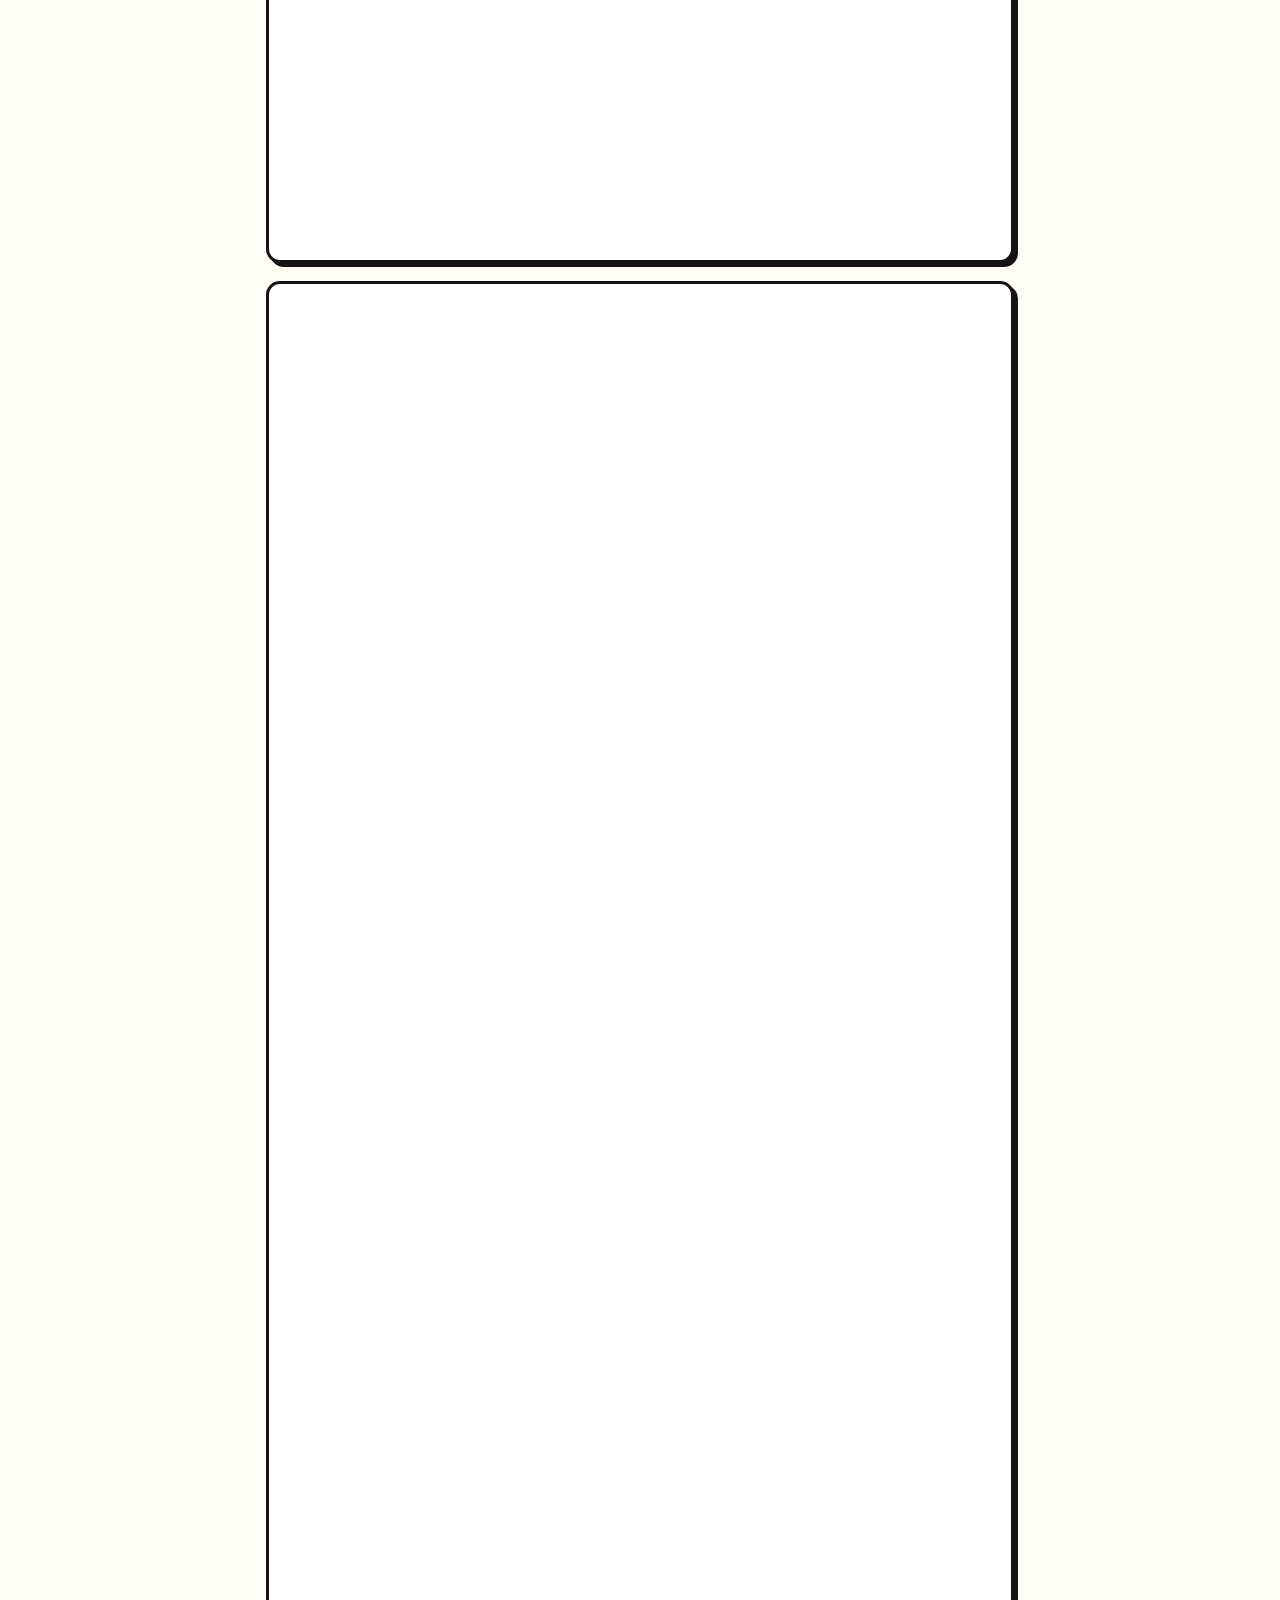
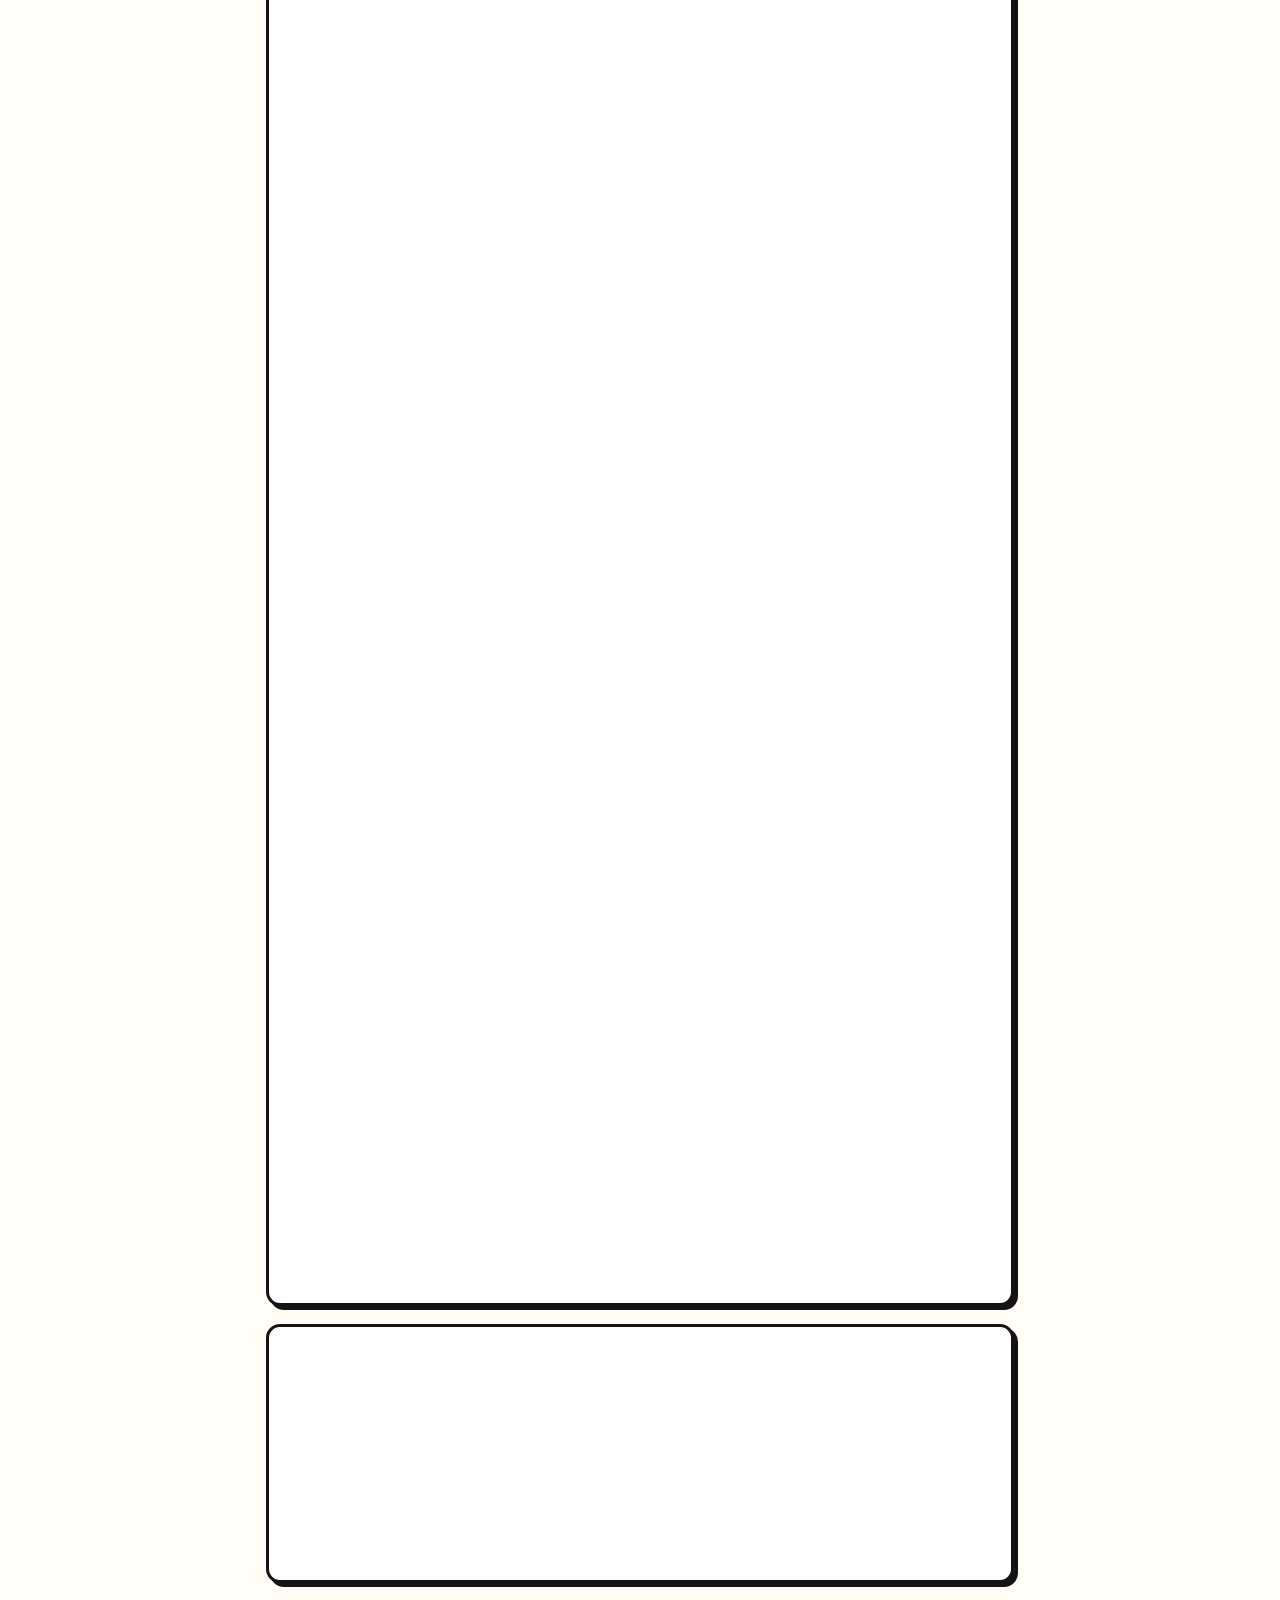
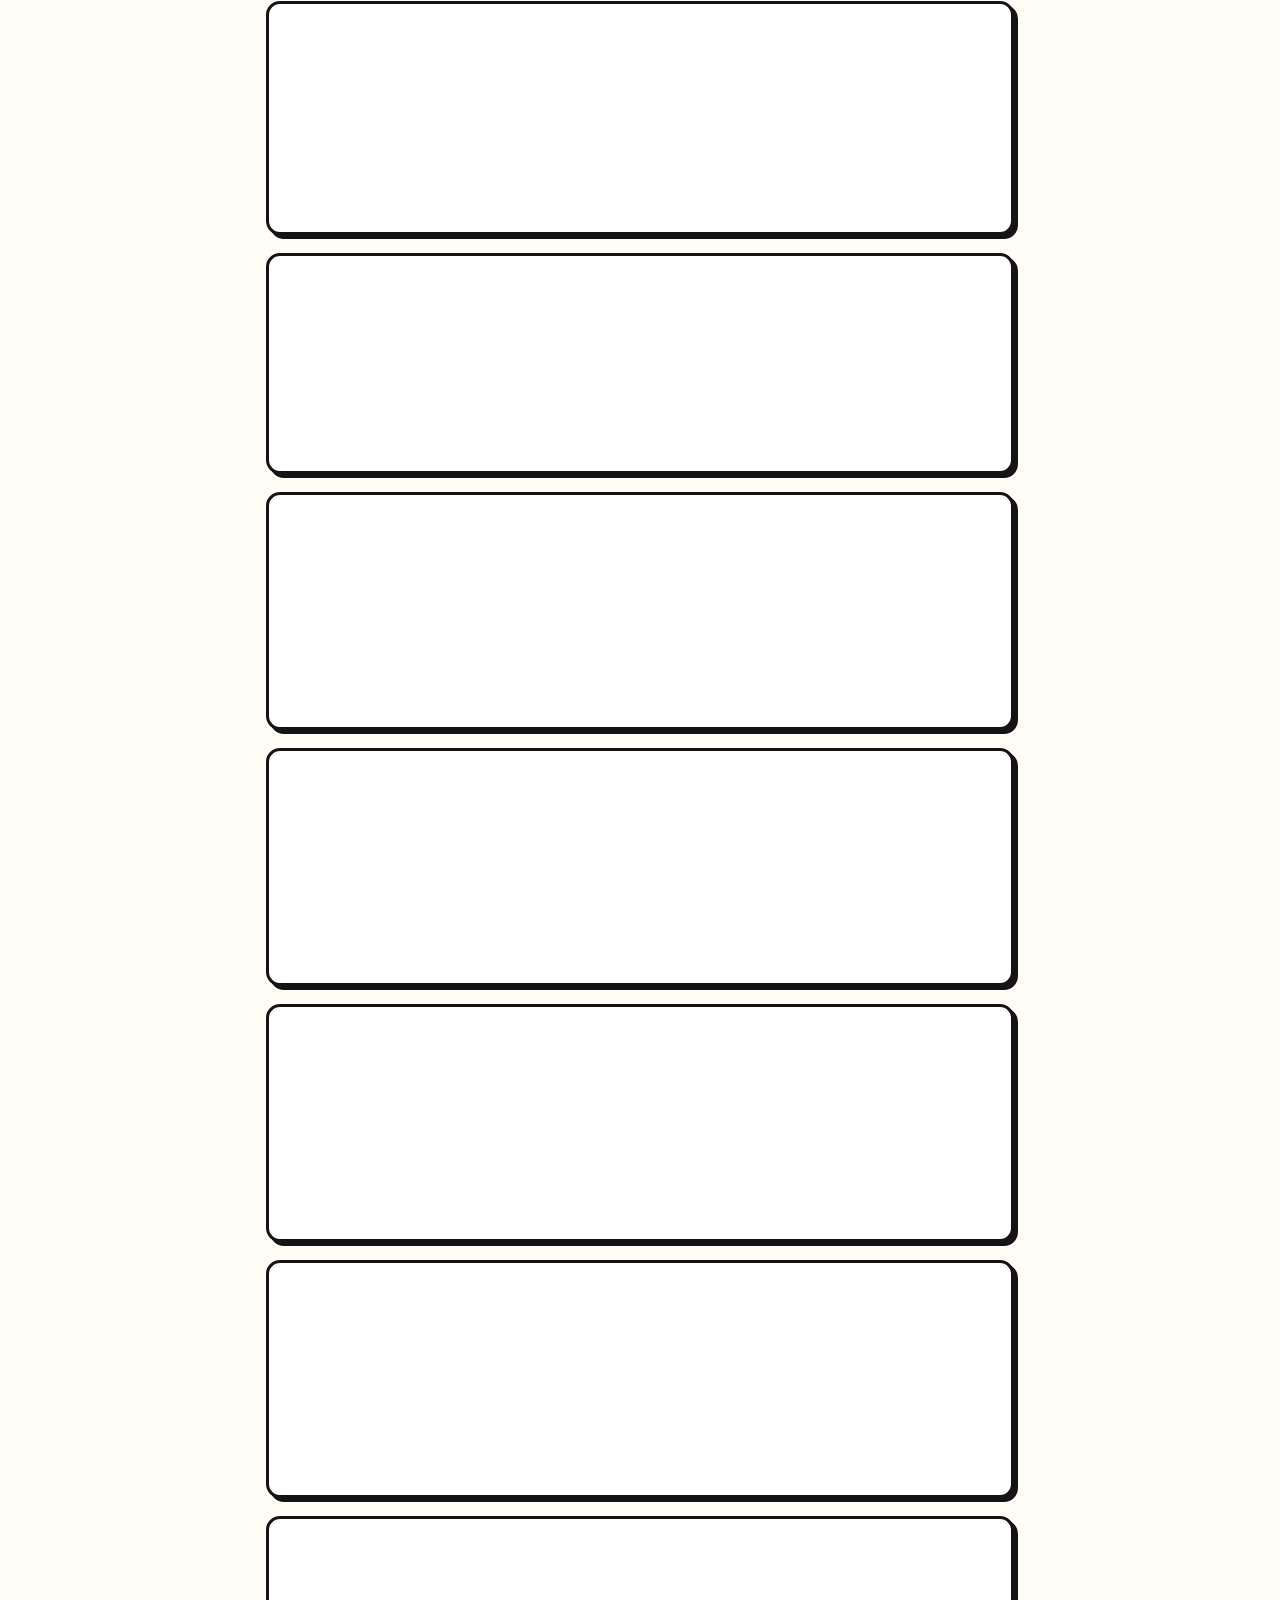
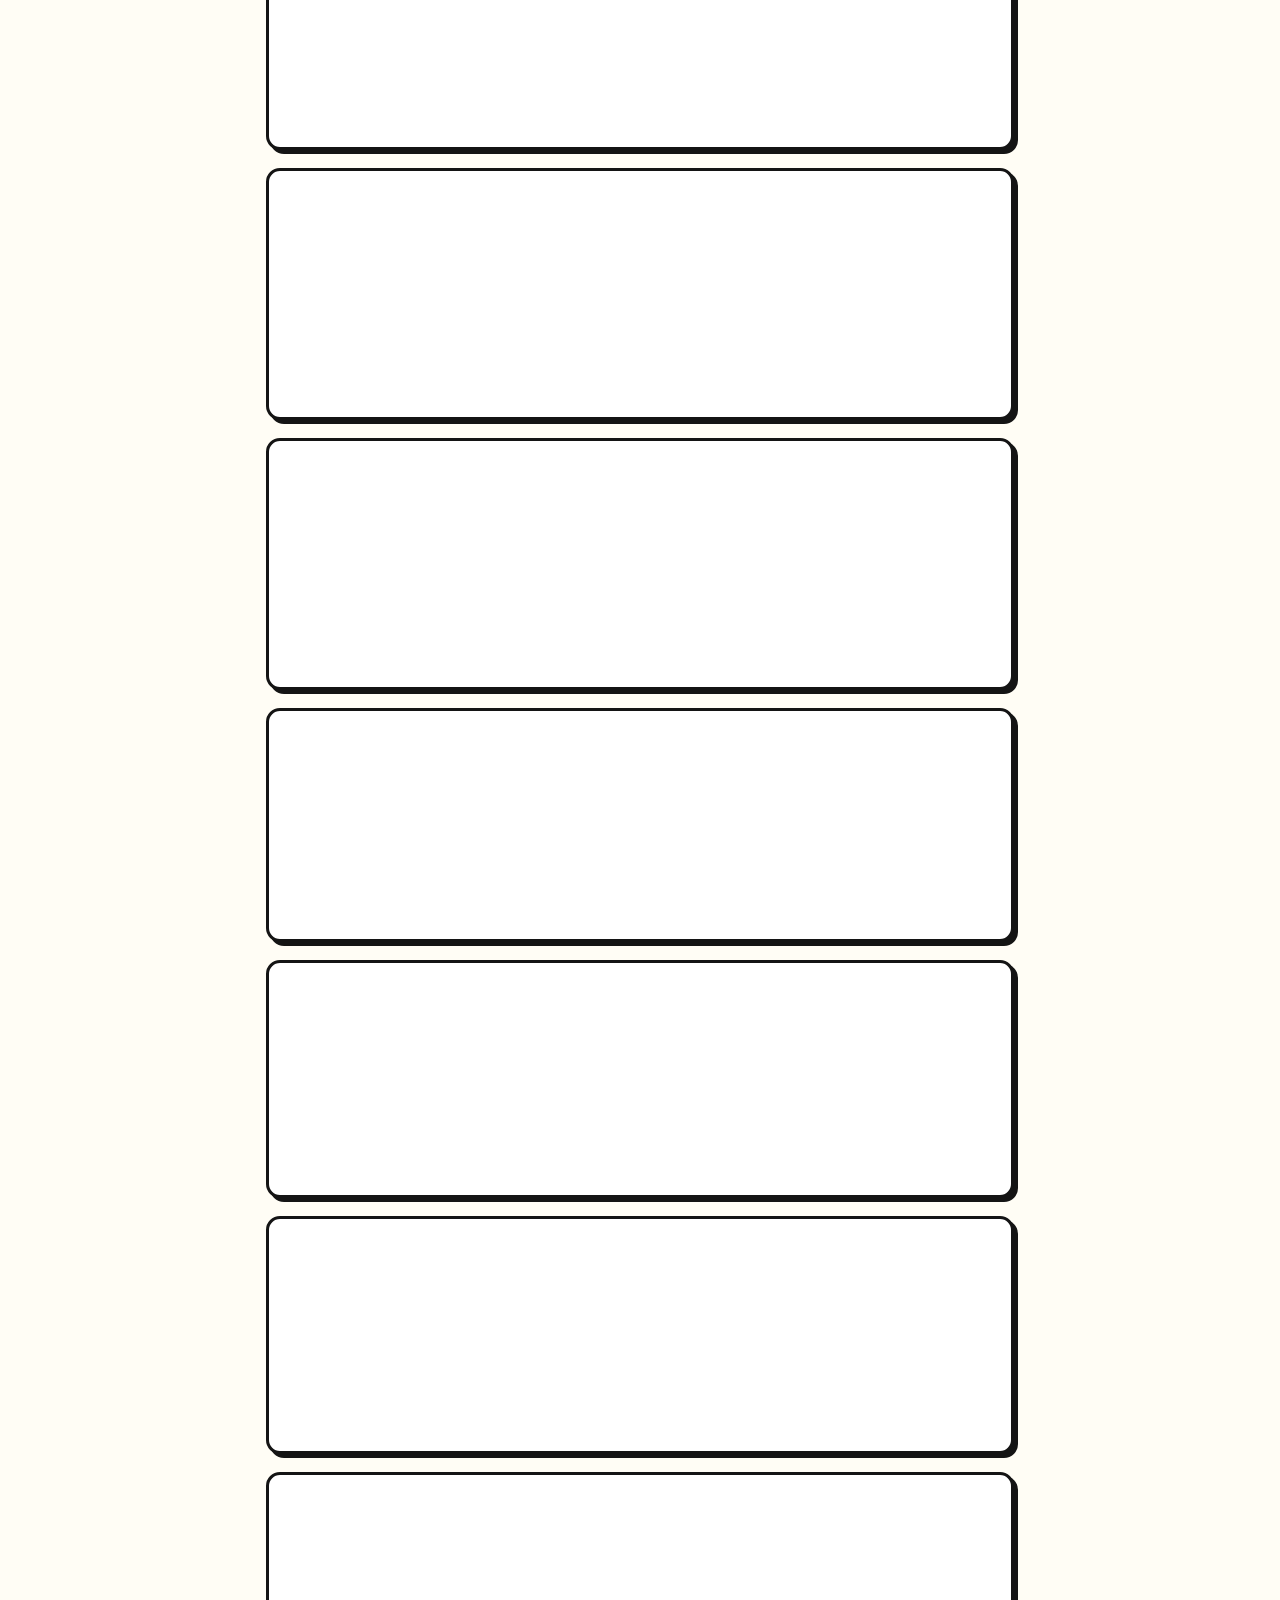
<file: ontap.html>
<!DOCTYPE html>
<html lang="vi">
<head>
    <meta charset="UTF-8">
    <meta name="viewport" content="width=device-width, initial-scale=1.0, maximum-scale=1.0, user-scalable=no">
    <title>Ôn Tập Đề Thi | Hệ Thống Khảo Thí VIP 2026</title>
    <meta name="theme-color" content="#ffd23f">
    <link rel="icon" type="image/svg+xml" href="data:image/svg+xml,<svg xmlns='http://www.w3.org/2000/svg' viewBox='0 0 100 100'><text y='.9em' font-size='90'>⚡</text></svg>">
    <link rel="preconnect" href="https://fonts.googleapis.com">
    <link rel="preconnect" href="https://fonts.gstatic.com" crossorigin>
    <link href="https://fonts.googleapis.com/css2?family=Fredoka:wght@500;600;700;800&family=Plus+Jakarta+Sans:wght@500;600;700;800;900&display=swap" rel="stylesheet">
    <link rel="stylesheet" href="css/style.css">
    <link rel="stylesheet" href="css/thi-premium.css">
    <style>
        .review-toolbar {
            background: var(--neo-yellow);
            border-bottom: 3.5px solid var(--neo-black);
            padding: 12px 18px;
            display: flex;
            align-items: center;
            justify-content: space-between;
            position: sticky;
            top: 0;
            z-index: 100;
            gap: 10px;
        }
        .review-card {
            background: #ffffff;
            border: 3px solid var(--neo-black);
            border-radius: var(--neo-radius-md);
            box-shadow: 4px 4px 0 var(--neo-black);
            padding: 18px;
            margin-bottom: 18px;
            text-align: left;
        }
        .is-correct {
            background: #d1fae5 !important;
            border: 2px solid #10b981;
            border-radius: 8px;
            font-weight: 800 !important;
            color: #065f46 !important;
            padding: 6px 10px !important;
            margin: 4px 0;
        }
        .hide-mode .is-correct {
            background: transparent !important;
            border: 1px solid transparent !important;
            font-weight: 500 !important;
            color: inherit !important;
        }
        :root {
            --primary: var(--neo-black, #111827);
        }
        .hide-mode .is-correct:hover,
        .hide-mode .is-correct:active,
        .hide-mode .is-correct.revealed {
            background: #d1fae5 !important;
            border: 2px solid #10b981 !important;
            color: #065f46 !important;
        }
    </style>
</head>
<body>
    <header class="review-toolbar">
        <button onclick="goBack()" class="nav-btn" style="padding: 6px 12px; font-size: 0.88rem;">
            ← Quay lại
        </button>
        <div style="font-family:'Fredoka',sans-serif; font-weight: 900; font-size: 1.15rem;" id="titleBar">Đang tải đề...</div>
        <div style="display: flex; gap: 8px; align-items: center;">
            <button class="nav-btn btn-focus-theme-toggle" id="btnReviewThemeToggle" onclick="toggleFocusTheme()" style="background: #ffffff; padding: 6px 12px; font-size: 0.88rem;" title="Đổi theme: Giảm màu mè tập trung ôn">
                <span class="theme-toggle-icon">🌱</span> <span class="theme-toggle-text">Giảm màu mè</span>
            </button>
            <button class="nav-btn" id="btnToggle" onclick="toggleAnswers()" style="background: #ffffff; padding: 6px 12px; font-size: 0.88rem;">
                👁️ Che Đáp Án
            </button>
        </div>
    </header>

    <main class="container" style="max-width: 780px; padding-top: 20px;">
        <div id="listContent"></div>
    </main>

    <script src="js/api-config.js"></script>
    <script src="js/review.js"></script>
    <script>
        const p = new URLSearchParams(window.location.search);
        const fid = p.get('id') || 'NLQH';
        const name = p.get('name') || fid;
        document.getElementById('titleBar').innerText = "Ôn tập: " + name;
        loadReview(fid);
        function goBack() { 
            window.location.href = `product.html?id=${fid}&name=${encodeURIComponent(name)}`; 
        }
    </script>
</body>
</html>
</file>
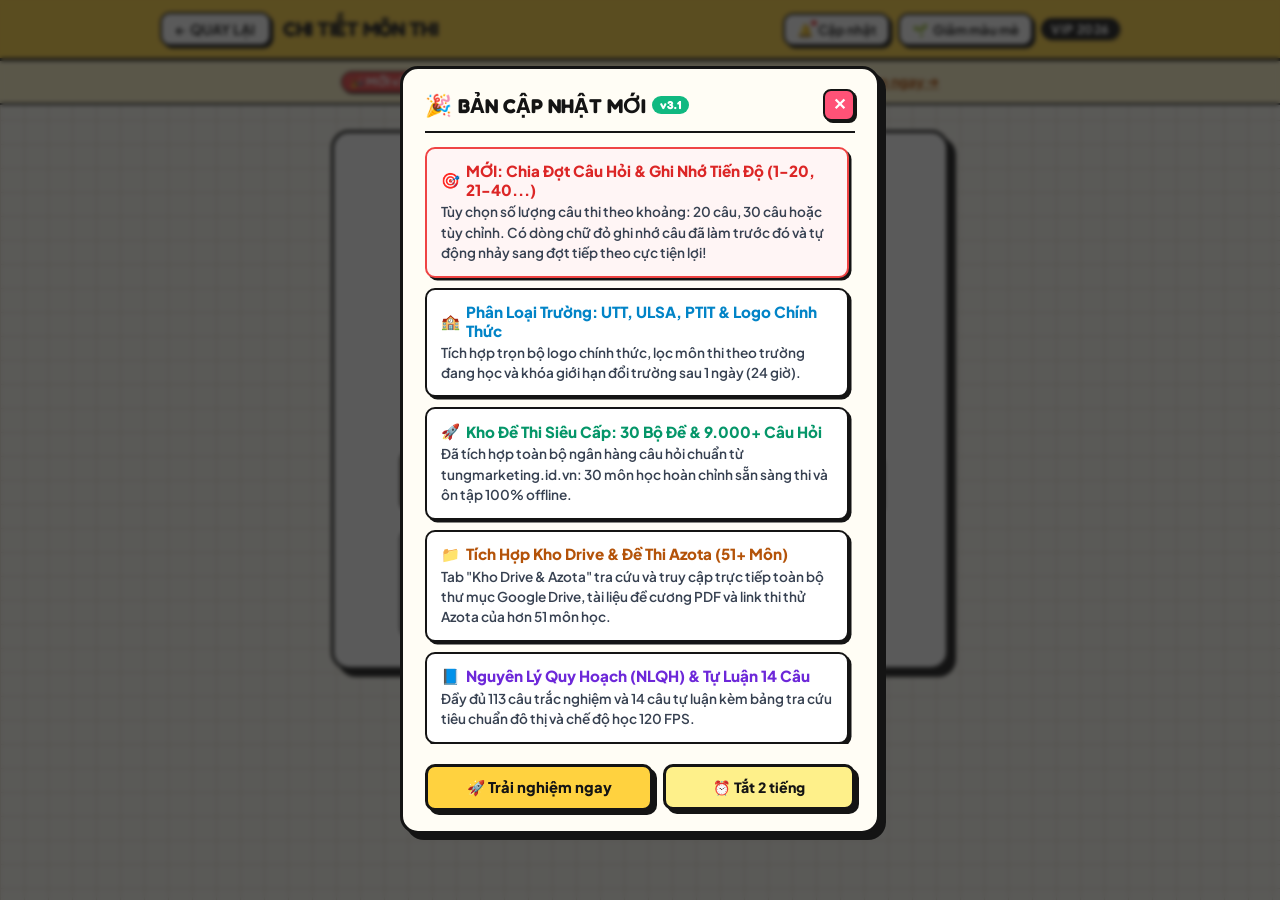
<file: product.html>
<!DOCTYPE html>
<html lang="vi">

<head>
    <meta charset="UTF-8">
    <meta name="viewport" content="width=device-width, initial-scale=1.0, maximum-scale=1.0, user-scalable=no">
    <title>Chi Tiết Môn Thi | Hệ Thống Khảo Thí VIP 2026</title>
    <meta name="description" content="Luyện đề thi trực tuyến, xem lại lịch sử làm bài, ôn tập câu sai và chế độ sinh tử 1 mạng.">
    <meta name="theme-color" content="#ffd23f">
    <meta property="og:type" content="website">
    <meta property="og:title" content="📚 Chi Tiết Môn Thi - Khảo Thí VIP 2026">
    <meta property="og:description" content="Luyện đề thi trực tuyến, xem lại lịch sử làm bài, ôn tập câu sai và chế độ sinh tử 1 mạng.">
    <meta property="og:image" content="https://onthivip.vercel.app/img/og-banner.png">
    <link rel="icon" type="image/svg+xml" href="data:image/svg+xml,<svg xmlns='http://www.w3.org/2000/svg' viewBox='0 0 100 100'><text y='.9em' font-size='90'>⚡</text></svg>">
    <!-- Preconnect cho Google Fonts -->
    <link rel="preconnect" href="https://fonts.googleapis.com">
    <link rel="preconnect" href="https://fonts.gstatic.com" crossorigin>
    <link
        href="https://fonts.googleapis.com/css2?family=Fredoka:wght@500;600;700;800&family=Plus+Jakarta+Sans:wght@500;600;700;800;900&display=swap"
        rel="stylesheet">
    <link rel="stylesheet" href="css/style.css?v=20261030_2">
    <script src="js/api-config.js?v=20261030"></script>
    <style>
        .product-meta-badge {
            display: inline-block;
            background: var(--neo-yellow);
            border: 2px solid var(--neo-black);
            box-shadow: 2px 2px 0 var(--neo-black);
            padding: 4px 12px;
            border-radius: 999px;
            font-size: 0.82rem;
            font-weight: 800;
            margin-bottom: 14px;
        }

        .resume-box {
            background: #fffdf5;
            border: 3px solid var(--neo-black);
            border-radius: 14px;
            box-shadow: 5px 5px 0 var(--neo-black);
            padding: 20px;
            margin-bottom: 24px;
        }

        .resume-stats-grid {
            display: grid;
            grid-template-columns: repeat(4, 1fr);
            gap: 10px;
            margin: 15px 0;
            text-align: center;
        }

        .resume-stat-col {
            background: #ffffff;
            border: 2px solid var(--neo-black);
            box-shadow: 2px 2px 0 var(--neo-black);
            padding: 8px 6px;
            border-radius: 10px;
        }

        .resume-stat-val {
            font-size: 1.15rem;
            font-weight: 900;
            color: var(--neo-black);
        }

        .resume-stat-lbl {
            font-size: 0.72rem;
            font-weight: 700;
            color: #64748b;
            margin-top: 2px;
            text-transform: uppercase;
        }

        @media (max-width: 600px) {
            .resume-stats-grid {
                grid-template-columns: repeat(2, 1fr);
            }
        }

        .neo-sub-actions {
            display: grid;
            grid-template-columns: repeat(4, 1fr);
            gap: 10px;
        }

        @media (max-width: 480px) {
            .neo-sub-actions {
                grid-template-columns: repeat(2, 1fr);
                gap: 10px;
            }
        }

        .neo-sub-btn {
            background: #ffffff;
            border: 2.5px solid var(--neo-black);
            border-radius: 12px;
            box-shadow: 2.5px 2.5px 0 var(--neo-black);
            padding: 12px 6px;
            text-decoration: none;
            color: var(--neo-black);
            display: flex;
            flex-direction: column;
            align-items: center;
            gap: 4px;
            text-align: center;
            font-weight: 800;
            transition: all 0.15s ease;
        }

        .neo-sub-btn:hover {
            transform: translate(-1px, -1px);
            box-shadow: 3.5px 3.5px 0 var(--neo-black) !important;
            background: #fef9c3 !important;
        }

        .neo-sub-btn:active {
            transform: translate(2px, 2px);
            box-shadow: 0 0 0 var(--neo-black) !important;
        }

        .tuluan-highlight {
            background: #fffbeb !important;
            border-color: var(--neo-black) !important;
            position: relative;
        }

        .tuluan-highlight:hover {
            background: #fef3c7 !important;
        }
    </style>
</head>

<body>
    <!-- TOP NAVBAR -->
    <header class="neo-navbar">
        <div class="nav-container">
            <div style="display: flex; align-items: center; gap: 12px;">
                <a href="index.html" class="nav-btn" style="text-decoration: none; padding: 6px 14px; font-size: 0.88rem;" title="Quay lại danh sách đề thi">
                    ← QUAY LẠI
                </a>
                <span class="brand-title" style="font-size: 1.25rem;">CHI TIẾT MÔN THI</span>
            </div>
            <div style="display: flex; align-items: center; gap: 8px;">
                <button type="button" class="nav-btn btn-update-notice" id="btnProductUpdateNotice" onclick="openUpdateModal()" style="padding: 6px 12px; font-size: 0.82rem;" title="Xem nội dung bản cập nhật mới">
                    <span style="position: relative;">🔔<span class="update-pulse-dot"></span></span>
                    <span>Cập nhật</span>
                </button>
                <button type="button" class="nav-btn btn-focus-theme-toggle" id="btnProductThemeToggle" onclick="toggleFocusTheme()" style="padding: 6px 12px; font-size: 0.82rem;" title="Đổi theme: Giảm màu mè tập trung ôn">
                    <span class="theme-toggle-icon">🌱</span> <span class="theme-toggle-text">Giảm màu mè</span>
                </button>
                <a href="index.html" class="brand-pill" style="text-decoration: none; font-size: 0.78rem;">
                    VIP 2026
                </a>
            </div>
        </div>
    </header>

    <!-- THANH THÔNG BÁO CẬP NHẬT MỚI -->
    <div class="update-banner-bar" id="updateBannerBar" onclick="openUpdateModal()" title="Bấm để xem chi tiết bản cập nhật mới">
        <div class="update-banner-inner">
            <span class="update-banner-badge">🎉 MỚI v3.1</span>
            <span class="update-banner-text">Mới: <strong>Chọn phạm vi câu hỏi (1-20, 21-40...)</strong> & Ghi nhớ tiến độ!</span>
            <span class="update-banner-cta">Xem ngay ➔</span>
        </div>
    </div>

    <main class="container" style="max-width: 650px; padding-top: 25px;">
        <div class="neo-card" style="text-align: center;">
            <div class="product-meta-badge">KHOẢO THÍ CHÍNH THỨC 2026</div>
            <h1 class="hero-main-title" id="examName" style="font-size: 1.9rem; margin-bottom: 6px;">Đang tải thông
                tin...</h1>
            <p style="font-weight: 600; color: #4b5563; font-size: 0.95rem; margin-bottom: 22px;">Kết quả khảo thí &
                lịch sử làm bài gần nhất</p>

            <!-- HỘP ĐIỂM SỐ NEO-BRUTALISM -->
            <div class="score-box-neo" id="scoreCircle">
                <div class="score-val" id="scoreDisplay">--</div>
                <div class="score-lbl">ĐIỂM SỐ</div>
            </div>

            <!-- NẾU CÓ BÀI DỞ DANG -->
            <div id="resumeSection" class="resume-box" style="display: none; max-width: 480px; margin: 10px auto 20px;">
                <div
                    style="font-weight: 900; font-size: 1.05rem; display: flex; align-items: center; justify-content: center; gap: 6px; color: var(--neo-black);">
                    <span>📌</span> PHÁT HIỆN BÀI ĐANG LÀM DỞ
                </div>

                <div class="resume-stats-grid" id="progressStats">
                    <!-- Được cập nhật tự động bằng JS -->
                </div>

                <div style="display: flex; gap: 10px; margin-top: 15px;">
                    <button class="btn-neo btn-yellow" onclick="resumeExam()" style="flex: 1.2; font-size: 0.95rem;">
                        ▶️ TIẾP TỤC LÀM BÀI
                    </button>
                    <button class="btn-neo btn-white" onclick="openModeModal()" style="flex: 0.8; font-size: 0.95rem;">
                        🔄 LÀM MỚI
                    </button>
                </div>
            </div>

            <!-- NÚT BẮT ĐẦU CHÍNH (KHI KHÔNG CÓ BÀI DỞ) -->
            <div id="startActionBox" style="max-width: 480px; margin: 10px auto 16px;">
                <button id="btnStart" class="btn-neo btn-yellow"
                    style="padding: 16px; font-size: 1.15rem; width: 100%;">
                    <span>🚀</span> BẮT ĐẦU LÀM BÀI
                </button>
            </div>

            <!-- CÁC CHẾ ĐỘ ÔN TẬP PHỤ (LUÔN HIỂN THỊ Ở DƯỚI) -->
            <div class="neo-sub-actions" id="subActionsGrid" style="max-width: 480px; margin: 0 auto;">
                <a href="#" id="btnReview" class="neo-sub-btn" title="Ôn Tập">
                    <span style="font-size: 1.5rem;">📖</span>
                    <span style="font-size: 0.88rem;">Ôn Tập</span>
                    <span style="font-size: 0.68rem; color: #64748b; font-weight: 600;">Xem đáp án</span>
                </a>

                <a href="#" id="btnFlashcard" class="neo-sub-btn" title="Flashcard">
                    <span style="font-size: 1.5rem;">🗂️</span>
                    <span style="font-size: 0.88rem;">Flashcard</span>
                    <span style="font-size: 0.68rem; color: #64748b; font-weight: 600;">Lật thẻ nhớ</span>
                </a>

                <a href="tuluan.html" id="btnTuluan" class="neo-sub-btn tuluan-highlight" title="Học Tự Luận" aria-label="Học Tự Luận">
                    <span style="font-size: 1.5rem;">📝</span>
                    <span style="font-size: 0.88rem;">Học Tự Luận</span>
                    <span style="font-size: 0.68rem; color: #d97706; font-weight: 700;">Đề Cương & Đáp Án</span>
                </a>

                <a href="onsai.html" id="btnWrong" class="neo-sub-btn" title="Ôn Sai">
                    <span style="font-size: 1.5rem;">🧠</span>
                    <span style="font-size: 0.88rem;">Ôn Sai</span>
                    <span style="font-size: 0.68rem; color: #64748b; font-weight: 600;">Luyện câu sai</span>
                </a>
            </div>
        </div>

        <!-- PHÂN TÍCH & GỢI Ý HỌC TẬP -->
        <div id="analyticsSection" class="neo-card" style="display: none; padding: 20px 22px;">
            <div class="card-head" style="margin-bottom: 12px; padding-bottom: 10px;">
                <div class="card-head-icon" style="width: 38px; height: 38px; font-size: 1.2rem;">📊</div>
                <div>
                    <div class="card-head-title" style="font-size: 1.15rem;">Phân Tích Lộ Trình Ôn Luyện</div>
                    <div style="font-size: 0.8rem; color: #64748b; font-weight: 600;">Dữ liệu tự động tính từ lịch sử
                        làm bài</div>
                </div>
            </div>
            <div id="analyticsText" style="font-size: 0.95rem; font-weight: 600; line-height: 1.6; color: #334155;">
                Đang phân tích dữ liệu học tập...
            </div>
            <div
                style="margin-top: 15px; height: 14px; background: #f1f5f9; border: 2.5px solid var(--neo-black); border-radius: 999px; overflow: hidden; box-shadow: 2px 2px 0 var(--neo-black);">
                <div id="analyticsBar"
                    style="height: 100%; width: 0%; background: var(--neo-green); transition: width 0.8s ease;"></div>
            </div>
        </div>
    </main>

    <!-- MODAL CHỌN CHẾ ĐỘ THI -->
    <div class="mode-modal" id="modeModal" onclick="if(event.target===this) closeModeModal()">
        <div class="mode-box">
            <button class="btn-close-mode" onclick="closeModeModal()">✕</button>
            <div class="mode-title">📋 CHỌN CHẾ ĐỘ THI</div>

            <div class="mode-option" onclick="selectMode('normal')" id="normalOption">
                <div style="display: flex; align-items: center; gap: 8px;">
                    <span style="font-size: 1.3rem;">😊</span>
                    <span class="mode-name">Chế độ Thường</span>
                </div>
                <div class="mode-desc">Sai vẫn làm tiếp được, không sửa lại đáp án đã chọn.</div>
            </div>

            <div class="mode-option" onclick="selectMode('survival')" id="survivalOption">
                <div style="display: flex; align-items: center; gap: 8px;">
                    <span style="font-size: 1.3rem;">💀</span>
                    <span class="mode-name">Chế độ Sinh tử</span>
                </div>
                <div class="mode-desc">Chỉ 1 mạng duy nhất! Sai 1 câu là làm lại từ đầu ngay lập tức!</div>
            </div>

            <div class="mode-option" onclick="selectMode('scoring')" id="scoringOption">
                <div style="display: flex; align-items: center; gap: 8px;">
                    <span style="font-size: 1.3rem;">💯</span>
                    <span class="mode-name">Chế độ Tính điểm</span>
                </div>
                <div class="mode-desc">Làm bài bảo mật, chỉ hiện điểm số và đáp án khi nộp bài.</div>
            </div>

            <!-- MỤC CHỌN SỐ LƯỢNG / PHẠM VI CÂU HỎI TRONG ĐỀ -->
            <div class="range-select-card" id="rangeSelectCard">
                <div class="range-select-header">
                    <div style="display: flex; align-items: center; gap: 6px;">
                        <span style="font-size: 1.15rem;">🎯</span>
                        <span style="font-weight: 800; font-size: 0.95rem; color: var(--neo-black);">PHẠM VI CÂU HỎI</span>
                    </div>
                    <span class="range-total-badge" id="rangeTotalBadge">Tổng: -- câu</span>
                </div>

                <!-- GHI CHÚ TIẾN ĐỘ ĐÃ LÀM ĐƯỢC ĐẶT TRỰC TIẾP Ở ĐÂY -->
                <div class="range-history-banner" id="rangeHistoryBanner">
                    <!-- Cập nhật tự động qua JS -->
                </div>

                <!-- Nút chọn nhanh (Presets) -->
                <div class="range-preset-row">
                    <button type="button" class="range-preset-btn active" id="presetAll" onclick="selectRangePreset('all')">Tất cả</button>
                    <button type="button" class="range-preset-btn" id="preset20" onclick="selectRangePreset(20)">20 câu</button>
                    <button type="button" class="range-preset-btn" id="preset30" onclick="selectRangePreset(30)">30 câu</button>
                    <button type="button" class="range-preset-btn" id="preset50" onclick="selectRangePreset(50)">50 câu</button>
                    <button type="button" class="range-preset-btn" id="presetCustom" onclick="selectRangePreset('custom')">Tùy chỉnh</button>
                </div>

                <!-- Khung nhập Từ câu -> Đến câu + nút Lùi / Tiến đợt -->
                <div class="range-controls-row">
                    <div class="range-input-wrap">
                        <span class="range-input-label">Từ câu:</span>
                        <input type="number" id="inputRangeFrom" class="range-number-input" min="1" value="1" oninput="onRangeInputChange()">
                    </div>
                    <span class="range-separator">➔</span>
                    <div class="range-input-wrap">
                        <span class="range-input-label">Đến câu:</span>
                        <input type="number" id="inputRangeTo" class="range-number-input" min="1" value="20" oninput="onRangeInputChange()">
                    </div>
                    <div class="range-nav-btns">
                        <button type="button" class="range-nav-btn" onclick="stepRangeBatch(-1)" title="Lùi về đợt trước">◀</button>
                        <button type="button" class="range-nav-btn" onclick="stepRangeBatch(1)" title="Chuyển sang đợt tiếp theo">▶</button>
                    </div>
                </div>

                <!-- Dòng tóm tắt đợt làm -->
                <div class="range-summary-bar" id="rangeSummaryBar">
                    <span>✨ Sẽ làm: <strong id="rangeCountText" style="color: #0284c7;">--</strong> câu (Từ câu <strong id="rangeFromText">--</strong> đến <strong id="rangeToText">--</strong>)</span>
                </div>
            </div>

            <div class="mode-sub-options">
                <div class="sub-option" onclick="selectOrder('normal')" id="orderNormal">Giữ nguyên câu</div>
                <div class="sub-option" onclick="selectOrder('random')" id="orderRandom">Đảo câu hỏi</div>
                <div class="sub-option" onclick="selectOrder('shuffle_options')" id="orderShuffleOptions">Đảo đáp án
                </div>
                <div class="sub-option" onclick="toggleAutoNext()" id="optAutoNext" style="flex: 100%;">⚡ Tự động Next
                    (2s)</div>
            </div>

            <button class="btn-neo btn-yellow" onclick="startExam(true)" style="margin-top: 15px;">
                🚀 BẮT ĐẦU THI NGAY
            </button>
        </div>
    </div>

    <script src="js/hihihaaaa.js?v=20261030"></script>
    <script>
        const params = new URLSearchParams(window.location.search);
        const fileID = params.get('id') || 'NLQH';
        let fileName = params.get('name');
        if (!fileName && typeof DEFAULT_EXAMS !== 'undefined') {
            const found = DEFAULT_EXAMS.find(e => e.file === fileID);
            if (found) fileName = found.ten;
        }
        if (!fileName) fileName = fileID;


        document.getElementById('examName').innerText = fileName;

        // Cập nhật liên kết cho các chế độ Ôn Tập & Luyện Thẻ
        const btnReview = document.getElementById('btnReview');
        if (btnReview) {
            btnReview.href = `ontap.html?id=${fileID}&name=${encodeURIComponent(fileName)}`;
        }
        const btnFlashcard = document.getElementById('btnFlashcard');
        if (btnFlashcard) {
            btnFlashcard.href = `flashcard.html?id=${fileID}&name=${encodeURIComponent(fileName)}`;
        }
        const btnTuluan = document.getElementById('btnTuluan');
        if (btnTuluan) {
            btnTuluan.href = `tuluan.html?id=${fileID}&name=${encodeURIComponent(fileName)}`;
        }
        const btnWrong = document.getElementById('btnWrong');
        if (btnWrong) {
            btnWrong.href = `onsai.html?id=${fileID}&name=${encodeURIComponent(fileName)}`;
        }

        let selectedMode = 'normal';
        let selectedOrder = 'normal';
        let isAutoNextEnabled = true;

        // =====================================================
        // QUẢN LÝ PHẠM VI CÂU HỎI & LỊCH SỬ ĐỢT LÀM (RANGE SYSTEM)
        // =====================================================
        let totalExamQuestions = 100;
        let currentBatchStep = 20;

        if (typeof DEFAULT_EXAMS !== 'undefined') {
            const found = DEFAULT_EXAMS.find(e => e.file === fileID);
            if (found && found.questions) {
                totalExamQuestions = found.questions;
            }
        }

        // Tải số lượng câu hỏi thật từ file txt để chính xác 100%
        fetch('filethi/' + fileID + '.txt')
            .then(res => res.text())
            .then(text => {
                const matches = text.match(/^(?:Câu\s+\d+|Bài\s+\d+|Question\s+\d+)/gmi);
                if (matches && matches.length > 0) {
                    totalExamQuestions = matches.length;
                    const badge = document.getElementById('rangeTotalBadge');
                    if (badge) badge.innerText = `Tổng: ${totalExamQuestions} câu`;
                    updateRangeSummary();
                }
            })
            .catch(() => {});

        function getRangeHistory() {
            try {
                // 1. Kiểm tra trực tiếp exam_last_range_
                const raw = localStorage.getItem('exam_last_range_' + fileID);
                if (raw) {
                    const h = JSON.parse(raw);
                    if (h && (h.lastFrom !== undefined || h.from !== undefined)) {
                        const fromVal = parseInt(h.lastFrom !== undefined ? h.lastFrom : h.from) || 1;
                        const toVal = parseInt(h.lastTo !== undefined ? h.lastTo : h.to) || 20;
                        return {
                            lastFrom: fromVal,
                            lastTo: toVal,
                            batchSize: h.batchSize || (toVal - fromVal + 1) || 20,
                            total: h.total || totalExamQuestions,
                            completed: Boolean(h.completed)
                        };
                    }
                }

                // 2. Fallback: Kiểm tra exam_mode_
                const rawMode = localStorage.getItem('exam_mode_' + fileID);
                if (rawMode) {
                    const m = JSON.parse(rawMode);
                    if (m && m.rangeFrom && m.rangeTo) {
                        const fromVal = parseInt(m.rangeFrom) || 1;
                        const toVal = parseInt(m.rangeTo) || 20;
                        return {
                            lastFrom: fromVal,
                            lastTo: toVal,
                            batchSize: (toVal - fromVal + 1),
                            total: totalExamQuestions,
                            completed: false
                        };
                    }
                }

                // 3. Fallback: Kiểm tra quiz_data_ (nếu từng làm bài dở hoặc nộp)
                const rawQuiz = localStorage.getItem('quiz_data_' + fileID);
                if (rawQuiz) {
                    const q = JSON.parse(rawQuiz);
                    if (q) {
                        if (q.rangeFrom && q.rangeTo) {
                            const fromVal = parseInt(q.rangeFrom) || 1;
                            const toVal = parseInt(q.rangeTo) || 20;
                            return {
                                lastFrom: fromVal,
                                lastTo: toVal,
                                batchSize: (toVal - fromVal + 1),
                                total: totalExamQuestions,
                                completed: Boolean(q.isSubmitted)
                            };
                        } else if (Array.isArray(q.history) && q.history.length > 0) {
                            const first = (q.history[0].originalIndex !== undefined ? q.history[0].originalIndex : 0) + 1;
                            const last = (q.history[q.history.length - 1].originalIndex !== undefined ? q.history[q.history.length - 1].originalIndex : q.history.length - 1) + 1;
                            return {
                                lastFrom: first,
                                lastTo: last,
                                batchSize: (last - first + 1),
                                total: totalExamQuestions,
                                completed: Boolean(q.isSubmitted)
                            };
                        }
                    }
                }
            } catch(e) {}
            return null;
        }

        function initRangeSelector() {
            const history = getRangeHistory();
            const banner = document.getElementById('rangeHistoryBanner');
            const fromInput = document.getElementById('inputRangeFrom');
            const toInput = document.getElementById('inputRangeTo');
            const totalBadge = document.getElementById('rangeTotalBadge');

            if (totalBadge) totalBadge.innerText = `Tổng: ${totalExamQuestions} câu`;

            if (history) {
                const lastFrom = history.lastFrom || 1;
                const lastTo = history.lastTo || 20;
                const batch = history.batchSize || (lastTo - lastFrom + 1) || 20;
                currentBatchStep = batch;

                if (lastTo >= totalExamQuestions) {
                    // Đã làm đến câu cuối cùng của đề thi
                    banner.className = 'range-history-banner completed-cycle';
                    banner.innerHTML = `
                        <span>🎉 Trước đó đã làm: từ câu <strong>1 - ${totalExamQuestions}</strong> rồi (vòng mới)</span>
                        <span style="font-size: 0.72rem; opacity: 0.85;">(Xong hết)</span>
                    `;
                    fromInput.value = 1;
                    toInput.value = Math.min(batch, totalExamQuestions);
                    setPresetActive(batch === 20 || batch === 30 || batch === 50 ? batch : 'custom');
                } else {
                    // Gợi ý đợt câu tiếp theo
                    const nextFrom = lastTo + 1;
                    const nextTo = Math.min(nextFrom + batch - 1, totalExamQuestions);

                    banner.className = 'range-history-banner';
                    banner.innerHTML = `
                        <span>📌 Trước đó đã làm: từ câu <strong>${lastFrom} - ${lastTo}</strong> rồi</span>
                        <span style="font-size: 0.72rem; opacity: 0.85;">(Tiếp: ${nextFrom}-${nextTo})</span>
                    `;
                    fromInput.value = nextFrom;
                    toInput.value = nextTo;
                    setPresetActive(batch === 20 || batch === 30 || batch === 50 ? batch : 'custom');
                }
            } else {
                // Lần đầu vào làm bài
                banner.className = 'range-history-banner first-time';
                banner.innerHTML = `
                    <span>🌱 Trước đó chưa làm câu nào</span>
                    <span style="font-size: 0.72rem; opacity: 0.85;">(Khuyên: 20 câu)</span>
                `;
                const initTo = Math.min(20, totalExamQuestions);
                fromInput.value = 1;
                toInput.value = initTo;
                setPresetActive(initTo === totalExamQuestions ? 'all' : 20);
            }

            updateRangeSummary();
        }

        function selectRangePreset(preset) {
            const fromInput = document.getElementById('inputRangeFrom');
            const toInput = document.getElementById('inputRangeTo');
            let curFrom = parseInt(fromInput.value) || 1;

            if (preset === 'all') {
                fromInput.value = 1;
                toInput.value = totalExamQuestions;
                currentBatchStep = totalExamQuestions;
            } else if (typeof preset === 'number') {
                currentBatchStep = preset;
                if (curFrom + preset - 1 > totalExamQuestions) {
                    curFrom = Math.max(1, totalExamQuestions - preset + 1);
                }
                fromInput.value = curFrom;
                toInput.value = Math.min(curFrom + preset - 1, totalExamQuestions);
            }
            setPresetActive(preset);
            updateRangeSummary();
        }

        function setPresetActive(preset) {
            ['all', 20, 30, 50, 'custom'].forEach(p => {
                const btn = document.getElementById('preset' + (typeof p === 'number' ? p : (p === 'all' ? 'All' : 'Custom')));
                if (btn) btn.classList.toggle('active', p === preset);
            });
        }

        function stepRangeBatch(direction) {
            const fromInput = document.getElementById('inputRangeFrom');
            const toInput = document.getElementById('inputRangeTo');
            let fromVal = parseInt(fromInput.value) || 1;
            let toVal = parseInt(toInput.value) || 20;
            let step = (toVal - fromVal + 1);
            if (step <= 0) step = currentBatchStep || 20;

            if (direction > 0) {
                if (toVal >= totalExamQuestions) {
                    alert(`Đã đạt tới câu cuối cùng (${totalExamQuestions}) của ngân hàng câu hỏi!`);
                    return;
                }
                let nextFrom = toVal + 1;
                let nextTo = Math.min(nextFrom + step - 1, totalExamQuestions);
                fromInput.value = nextFrom;
                toInput.value = nextTo;
            } else {
                if (fromVal <= 1) {
                    alert('Đã ở đợt câu hỏi đầu tiên (từ câu 1)!');
                    return;
                }
                let prevTo = fromVal - 1;
                let prevFrom = Math.max(1, prevTo - step + 1);
                fromInput.value = prevFrom;
                toInput.value = prevTo;
            }
            setPresetActive('custom');
            updateRangeSummary();
        }

        function onRangeInputChange() {
            setPresetActive('custom');
            updateRangeSummary();
        }

        function updateRangeSummary() {
            const fromInput = document.getElementById('inputRangeFrom');
            const toInput = document.getElementById('inputRangeTo');
            const summaryBar = document.getElementById('rangeSummaryBar');
            if (!fromInput || !toInput || !summaryBar) return;

            let fromVal = parseInt(fromInput.value);
            let toVal = parseInt(toInput.value);

            if (isNaN(fromVal) || fromVal < 1) fromVal = 1;
            if (isNaN(toVal)) toVal = fromVal;

            if (fromVal > toVal) {
                summaryBar.style.background = '#fff1f2';
                summaryBar.style.borderColor = '#f43f5e';
                summaryBar.innerHTML = `<span style="color: #e11d48; font-weight: 800;">⚠️ 'Từ câu' (${fromVal}) không thể lớn hơn 'Đến câu' (${toVal})!</span>`;
                return;
            }

            if (toVal > totalExamQuestions) {
                toVal = totalExamQuestions;
                toInput.value = toVal;
            }

            const count = toVal - fromVal + 1;
            summaryBar.style.background = '#f1f5f9';
            summaryBar.style.borderColor = '#cbd5e1';
            summaryBar.innerHTML = `<span>✨ Sẽ làm: <strong style="color: #0284c7; font-size: 0.95rem;">${count}</strong> câu (Từ câu <strong>${fromVal}</strong> đến <strong>${toVal}</strong> / ${totalExamQuestions})</span>`;
        }

        // Kiểm tra có bài đang làm dở không
        const savedData = localStorage.getItem('quiz_data_' + fileID);
        let hasUnsubmittedExam = false;
        let examData = null;

        if (savedData) {
            try {
                examData = JSON.parse(savedData);
                if (!examData.isSubmitted &&
                    (examData.history?.some(h => h.userSelected !== null) || examData.currentIndex > 0)) {
                    hasUnsubmittedExam = true;
                }
            } catch (e) { }
        }

        if (hasUnsubmittedExam) {
            document.getElementById('resumeSection').style.display = 'block';
            if (document.getElementById('startActionBox')) document.getElementById('startActionBox').style.display = 'none';
            displayProgressInfo(examData);
        } else {
            document.getElementById('resumeSection').style.display = 'none';
            if (document.getElementById('startActionBox')) document.getElementById('startActionBox').style.display = 'block';
        }

        document.getElementById('btnStart').addEventListener('click', function (e) {
            e.preventDefault();
            openModeModal();
        });

        function openModeModal() {
            const modal = document.getElementById('modeModal');
            if (modal) {
                modal.style.display = 'flex';
                document.body.style.overflow = 'hidden';
            }
            selectMode('normal');
            selectOrder('normal');
            updateAutoNextButton();
            initRangeSelector();
        }

        function closeModeModal() {
            const modal = document.getElementById('modeModal');
            if (modal) {
                modal.style.display = 'none';
                document.body.style.overflow = '';
            }
        }

        document.addEventListener('keydown', (e) => {
            if (e.key === 'Escape') {
                closeModeModal();
            }
        });

        function selectMode(mode) {
            selectedMode = mode;
            ['normal', 'survival', 'scoring'].forEach(m => {
                const el = document.getElementById(m + 'Option');
                if (el) {
                    if (m === mode) {
                        el.classList.add('active');
                        el.style.background = 'var(--neo-yellow)';
                    } else {
                        el.classList.remove('active');
                        el.style.background = '#ffffff';
                    }
                }
            });
        }

        function selectOrder(order) {
            selectedOrder = order;
            document.getElementById('orderNormal').classList.toggle('active', order === 'normal');
            document.getElementById('orderRandom').classList.toggle('active', order === 'random');
            if (document.getElementById('orderShuffleOptions')) {
                document.getElementById('orderShuffleOptions').classList.toggle('active', order === 'shuffle_options');
            }
        }

        function toggleAutoNext() {
            isAutoNextEnabled = !isAutoNextEnabled;
            updateAutoNextButton();
        }

        function updateAutoNextButton() {
            const btn = document.getElementById('optAutoNext');
            btn.classList.toggle('active', isAutoNextEnabled);
            btn.innerHTML = isAutoNextEnabled ? '⚡ Tự động Next: BẬT ✅' : '⚡ Tự động Next: TẮT';
        }

        function resumeExam() {
            const savedMode = localStorage.getItem('exam_mode_' + fileID);
            let mode = 'normal';
            let order = 'normal';
            let auto = false;
            let from = null;
            let to = null;

            if (savedMode) {
                try {
                    const modeData = JSON.parse(savedMode);
                    mode = modeData.mode || 'normal';
                    order = modeData.order || 'normal';
                    auto = modeData.autoNext || false;
                    from = modeData.rangeFrom || null;
                    to = modeData.rangeTo || null;
                } catch (e) { }
            }
            let url = `thi.html?id=${fileID}&name=${encodeURIComponent(fileName)}&mode=${mode}&order=${order}&auto=${auto}`;
            if (from && to) {
                url += `&from=${from}&to=${to}`;
            }
            window.location.href = url;
        }

        function startExam(isNewAttempt) {
            closeModeModal();
            if (isNewAttempt) {
                localStorage.removeItem('quiz_data_' + fileID);
                localStorage.removeItem('bookmarks_' + fileID);
            }

            let fromVal = parseInt(document.getElementById('inputRangeFrom')?.value) || 1;
            let toVal = parseInt(document.getElementById('inputRangeTo')?.value) || totalExamQuestions;

            if (fromVal < 1) fromVal = 1;
            if (toVal < fromVal) toVal = fromVal;
            if (toVal > totalExamQuestions) toVal = totalExamQuestions;

            const modeData = {
                mode: selectedMode,
                order: selectedOrder,
                autoNext: isAutoNextEnabled,
                rangeFrom: fromVal,
                rangeTo: toVal,
                timestamp: Date.now()
            };
            localStorage.setItem('exam_mode_' + fileID, JSON.stringify(modeData));

            // Lưu lịch sử phạm vi câu hỏi đã chọn
            const history = {
                lastFrom: fromVal,
                lastTo: toVal,
                batchSize: (toVal - fromVal + 1),
                total: totalExamQuestions,
                timestamp: Date.now()
            };
            localStorage.setItem('exam_last_range_' + fileID, JSON.stringify(history));

            window.location.href = `thi.html?id=${fileID}&name=${encodeURIComponent(fileName)}&mode=${selectedMode}&order=${selectedOrder}&auto=${isAutoNextEnabled}&from=${fromVal}&to=${toVal}`;
        }
        const startExamWithMode = startExam;

        function displayProgressInfo(data) {
            const mode = data.examMode || 'normal';
            const modeLabel = mode === 'survival' ? '💀 Sinh tử' : (mode === 'scoring' ? '💯 Tính điểm' : '😊 Thường');
            const statsElement = document.getElementById('progressStats');
            let answered = 0;
            if (data.history) {
                answered = data.history.filter(h => h.userSelected !== null).length;
            }
            const totalQuestions = data.history?.length || 0;
            const progress = totalQuestions > 0 ? Math.round((answered / totalQuestions) * 100) : 0;
            const mins = Math.floor((data.totalSeconds || 0) / 60);
            const secs = (data.totalSeconds || 0) % 60;

            let rangeBadgeHtml = '';
            if (data.rangeFrom && data.rangeTo) {
                rangeBadgeHtml = `<div style="grid-column: 1/-1; background: #e0f2fe; border: 1.5px solid var(--neo-black); border-radius: 6px; padding: 4px 8px; font-size: 0.82rem; font-weight: 800; color: #0369a1; text-align: center; margin-bottom: 2px;">🎯 Đợt câu hỏi: Câu ${data.rangeFrom} đến ${data.rangeTo}</div>`;
            }

            statsElement.innerHTML = `
                ${rangeBadgeHtml}
                <div class="resume-stat-col">
                    <div class="resume-stat-val">${answered}/${totalQuestions}</div>
                    <div class="resume-stat-lbl">Đã làm</div>
                </div>
                <div class="resume-stat-col">
                    <div class="resume-stat-val">${progress}%</div>
                    <div class="resume-stat-lbl">Tiến độ</div>
                </div>
                <div class="resume-stat-col">
                    <div class="resume-stat-val">${mins}:${secs.toString().padStart(2, '0')}</div>
                    <div class="resume-stat-lbl">Thời gian</div>
                </div>
                <div class="resume-stat-col">
                    <div class="resume-stat-val" style="font-size: 0.95rem;">${modeLabel}</div>
                    <div class="resume-stat-lbl">Chế độ</div>
                </div>
            `;
        }

        // Lấy điểm bài đã nộp gần nhất
        let score = 0;
        let isSubmitted = false;
        if (savedData) {
            try {
                const data = JSON.parse(savedData);
                if (data.isSubmitted) {
                    score = data.score || 0;
                    isSubmitted = true;
                }
            } catch (e) { }
        }

        const scoreDisplay = document.getElementById('scoreDisplay');
        if (isSubmitted) {
            let current = 0;
            const interval = setInterval(() => {
                if (current >= score) {
                    current = score;
                    clearInterval(interval);
                } else {
                    current++;
                }
                scoreDisplay.innerText = current;
            }, 30);
        } else {
            scoreDisplay.innerText = "--";
        }

        // Phân tích học tập
        function renderAnalytics() {
            let totalExams = 0;
            let totalScoreAvg = 0;
            for (let i = 0; i < localStorage.length; i++) {
                const key = localStorage.key(i);
                if (key.startsWith('quiz_data_')) {
                    try {
                        const data = JSON.parse(localStorage.getItem(key));
                        if (data.isSubmitted && data.history && data.history.length > 0) {
                            totalExams++;
                            const numScore = Number(data.score) || 0;
                            totalScoreAvg += Math.round((numScore / data.history.length) * 100);
                        }
                    } catch (e) { }
                }
            }

            if (totalExams > 0) {
                const avgPct = Math.round(totalScoreAvg / totalExams);
                const analyticsSec = document.getElementById('analyticsSection');
                const metricsText = document.getElementById('analyticsText');
                const progBar = document.getElementById('analyticsBar');

                analyticsSec.style.display = 'block';
                setTimeout(() => { progBar.style.width = avgPct + '%'; }, 200);

                if (avgPct >= 80) {
                    metricsText.innerHTML = `🌟 <b>Rất Tốt!</b> Điểm trung bình của bạn là <b>${avgPct}%</b> qua <b>${totalExams}</b> lượt làm. Kiến thức rất vững chắc!`;
                    progBar.style.background = 'var(--neo-green)';
                } else if (avgPct >= 50) {
                    metricsText.innerHTML = `⚡ <b>Cố Lên!</b> Điểm trung bình là <b>${avgPct}%</b>. Hãy rà soát lại các câu sai để cải thiện tốc độ và sự chính xác.`;
                    progBar.style.background = 'var(--neo-yellow)';
                } else {
                    metricsText.innerHTML = `🚨 <b>Cần Ôn Tập Thêm!</b> Điểm trung bình là <b>${avgPct}%</b>. Nên luyện tập thêm nhiều lần để củng cố các câu cốt lõi.`;
                    progBar.style.background = 'var(--neo-pink)';
                }
            }
        }
        setTimeout(renderAnalytics, 150);

        if ('serviceWorker' in navigator && window.location.protocol.startsWith('http')) {
            window.addEventListener('load', () => {
                navigator.serviceWorker.register('./sw.js').then(reg => {
                    reg.update();
                }).catch(() => { });
            });
        }
    </script>

    <!-- MODAL THÔNG BÁO BẢN CẬP NHẬT MỚI (UPDATE MODAL) -->
    <div class="neo-modal-overlay" id="updateModal" style="display: none;" onclick="if(event.target===this) closeUpdateModal()">
        <div class="neo-modal-card update-modal-card" role="dialog" aria-modal="true" aria-labelledby="updateModalTitle">
            <div class="update-modal-head">
                <div id="updateModalTitle" class="update-modal-title">
                    <span style="font-size: 1.35rem; line-height: 1;">🎉</span>
                    <span class="update-modal-title-text">BẢN CẬP NHẬT MỚI</span>
                    <span class="update-modal-ver-badge">v3.1</span>
                </div>
                <button type="button" onclick="closeUpdateModal()" class="update-modal-close-btn" title="Đóng">✕</button>
            </div>

            <div class="update-modal-body">
                <!-- Feature mới v3.1: Chia đợt câu hỏi thông minh -->
                <div class="update-item-card" style="border-color: #ef4444; background: #fff5f5;">
                    <div style="font-weight: 800; font-size: 0.95rem; color: #dc2626; display: flex; align-items: center; gap: 6px; margin-bottom: 3px;">
                        <span>🎯</span> MỚI: Chia Đợt Câu Hỏi & Ghi Nhớ Tiến Độ (1-20, 21-40...)
                    </div>
                    <div style="font-size: 0.85rem; font-weight: 600; color: #374151; line-height: 1.5;">
                        Tùy chọn số lượng câu thi theo khoảng: 20 câu, 30 câu hoặc tùy chỉnh. Có dòng chữ đỏ ghi nhớ câu đã làm trước đó và tự động nhảy sang đợt tiếp theo cực tiện lợi!
                    </div>
                </div>

                <!-- Feature mới v3.1: Hệ thống chọn trường & logo -->
                <div class="update-item-card">
                    <div style="font-weight: 800; font-size: 0.95rem; color: #0284c7; display: flex; align-items: center; gap: 6px; margin-bottom: 3px;">
                        <span>🏫</span> Phân Loại Trường: UTT, ULSA, PTIT & Logo Chính Thức
                    </div>
                    <div style="font-size: 0.85rem; font-weight: 600; color: #374151; line-height: 1.5;">
                        Tích hợp trọn bộ logo chính thức, lọc môn thi theo trường đang học và khóa giới hạn đổi trường sau 1 ngày (24 giờ).
                    </div>
                </div>

                <!-- Feature 2: Đào trọn bộ tài nguyên Tùng Marketing -->
                <div class="update-item-card">
                    <div style="font-weight: 800; font-size: 0.95rem; color: #059669; display: flex; align-items: center; gap: 6px; margin-bottom: 3px;">
                        <span>🚀</span> Kho Đề Thi Siêu Cấp: 30 Bộ Đề & 9.000+ Câu Hỏi
                    </div>
                    <div style="font-size: 0.85rem; font-weight: 600; color: #374151; line-height: 1.5;">
                        Đã tích hợp toàn bộ ngân hàng câu hỏi chuẩn từ tungmarketing.id.vn: 30 môn học hoàn chỉnh sẵn sàng thi và ôn tập 100% offline.
                    </div>
                </div>

                <!-- Feature 3: Kho Drive & Azota 51+ môn học -->
                <div class="update-item-card">
                    <div style="font-weight: 800; font-size: 0.95rem; color: #b45309; display: flex; align-items: center; gap: 6px; margin-bottom: 3px;">
                        <span>📁</span> Tích Hợp Kho Drive & Đề Thi Azota (51+ Môn)
                    </div>
                    <div style="font-size: 0.85rem; font-weight: 600; color: #374151; line-height: 1.5;">
                        Tab "Kho Drive & Azota" tra cứu và truy cập trực tiếp toàn bộ thư mục Google Drive, tài liệu đề cương PDF và link thi thử Azota của hơn 51 môn học.
                    </div>
                </div>

                <!-- Feature 4: Chuyên đề NLQH & Tự luận -->
                <div class="update-item-card">
                    <div style="font-weight: 800; font-size: 0.95rem; color: #6d28d9; display: flex; align-items: center; gap: 6px; margin-bottom: 3px;">
                        <span>📘</span> Nguyên Lý Quy Hoạch (NLQH) & Tự Luận 14 Câu
                    </div>
                    <div style="font-size: 0.85rem; font-weight: 600; color: #374151; line-height: 1.5;">
                        Đầy đủ 113 câu trắc nghiệm và 14 câu tự luận kèm bảng tra cứu tiêu chuẩn đô thị và chế độ học 120 FPS.
                    </div>
                </div>
            </div>

            <!-- Actions -->
            <div class="update-modal-actions">
                <button type="button" class="btn-neo btn-yellow" onclick="closeUpdateModal()" style="flex: 1.2; min-width: 140px; padding: 11px 14px; font-size: 0.92rem; font-weight: 900; justify-content: center;">
                    🚀 Trải nghiệm ngay
                </button>
                <button type="button" class="btn-neo btn-white" onclick="snoozeUpdateModal(2)" title="Không tự động hiện lại trong 2 giờ" style="flex: 1; min-width: 140px; padding: 11px 12px; font-size: 0.88rem; font-weight: 800; justify-content: center; background: #fef08a;">
                    ⏰ Tắt 2 tiếng
                </button>
            </div>
        </div>
    </div>

</body>

</html>
</file>
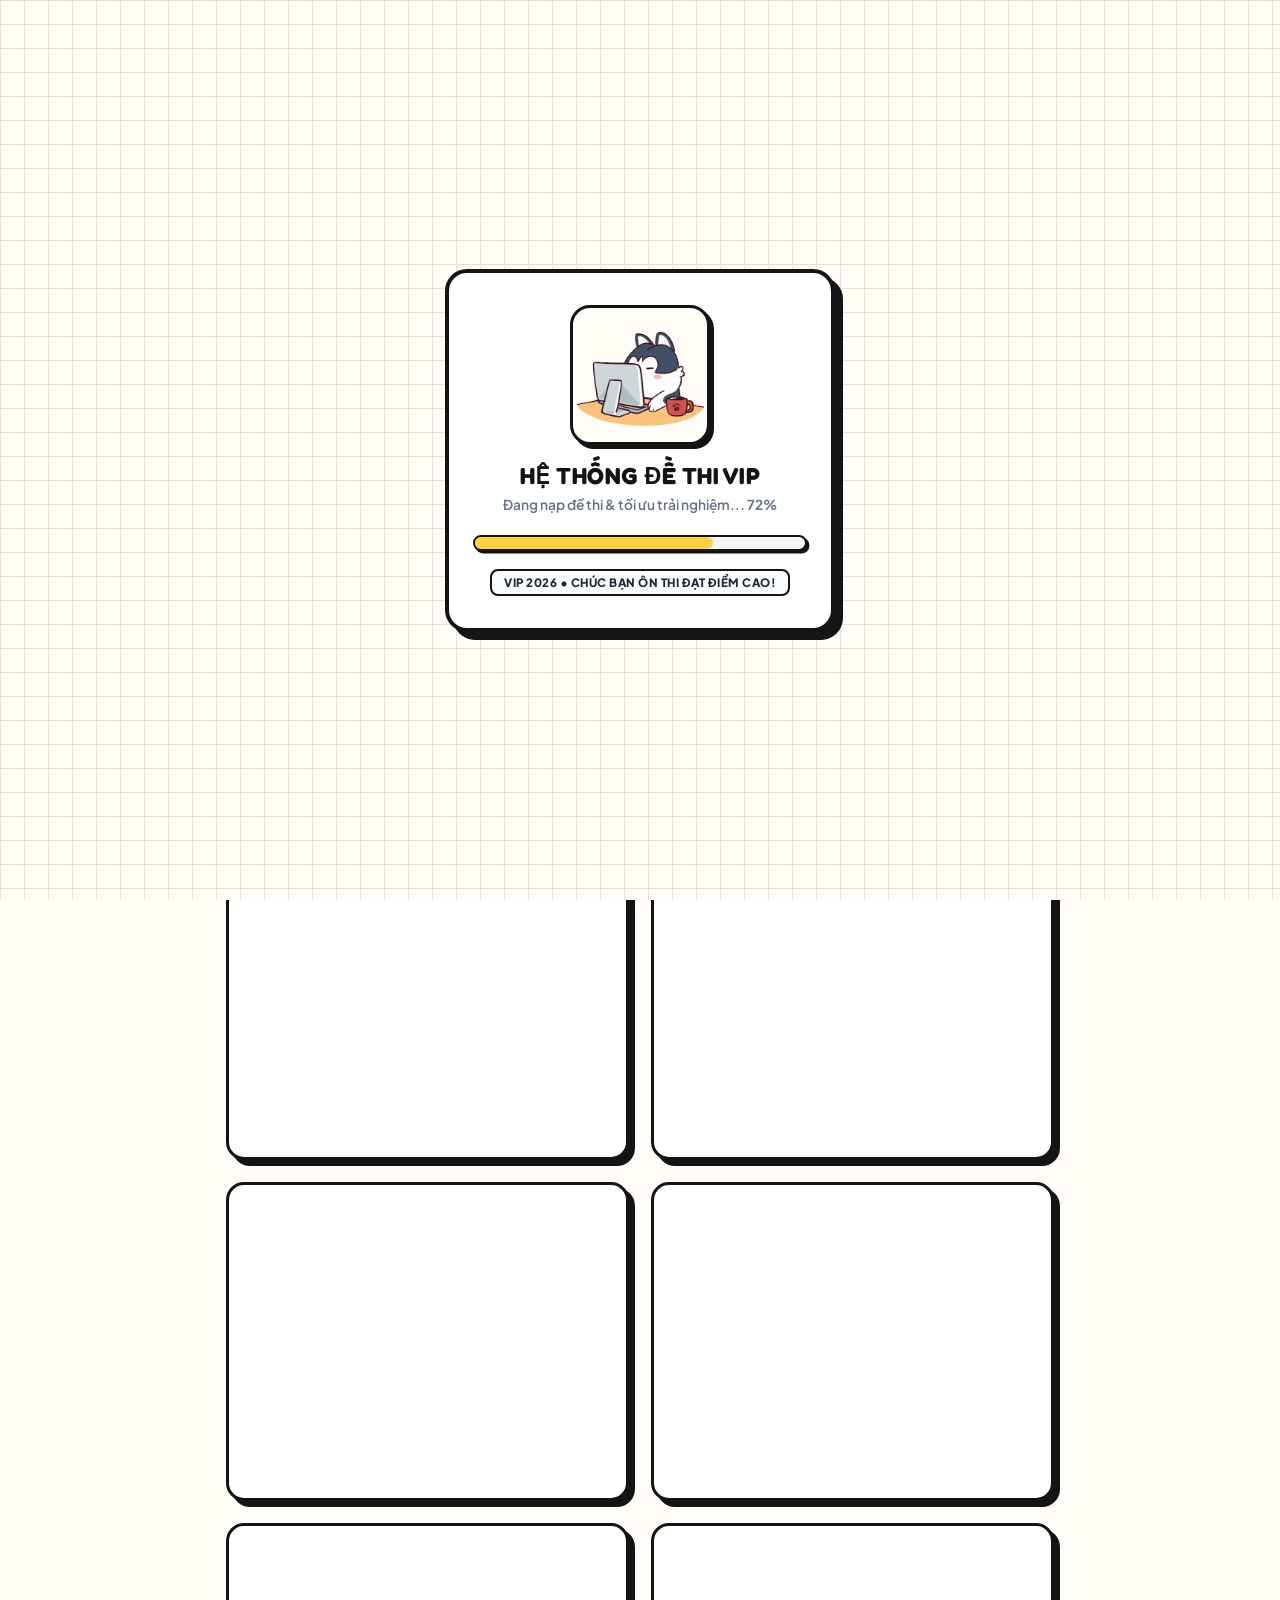
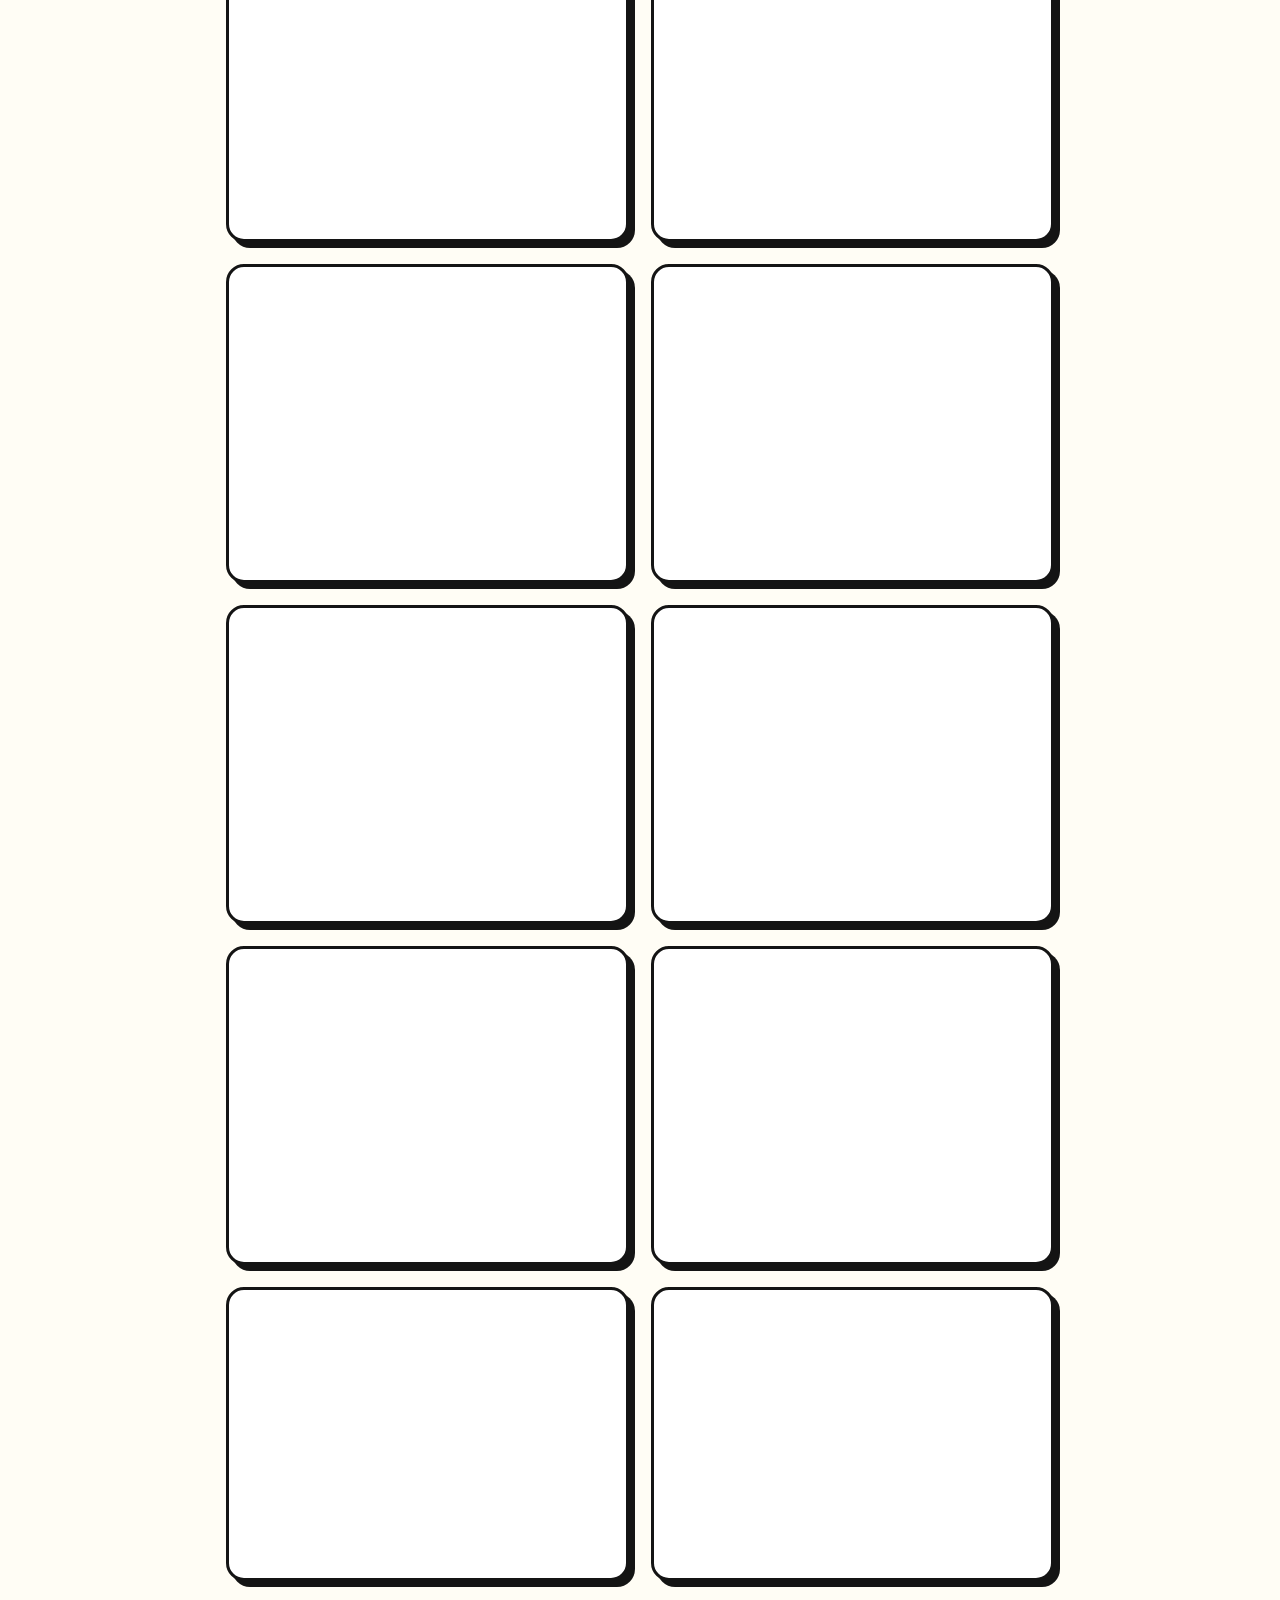
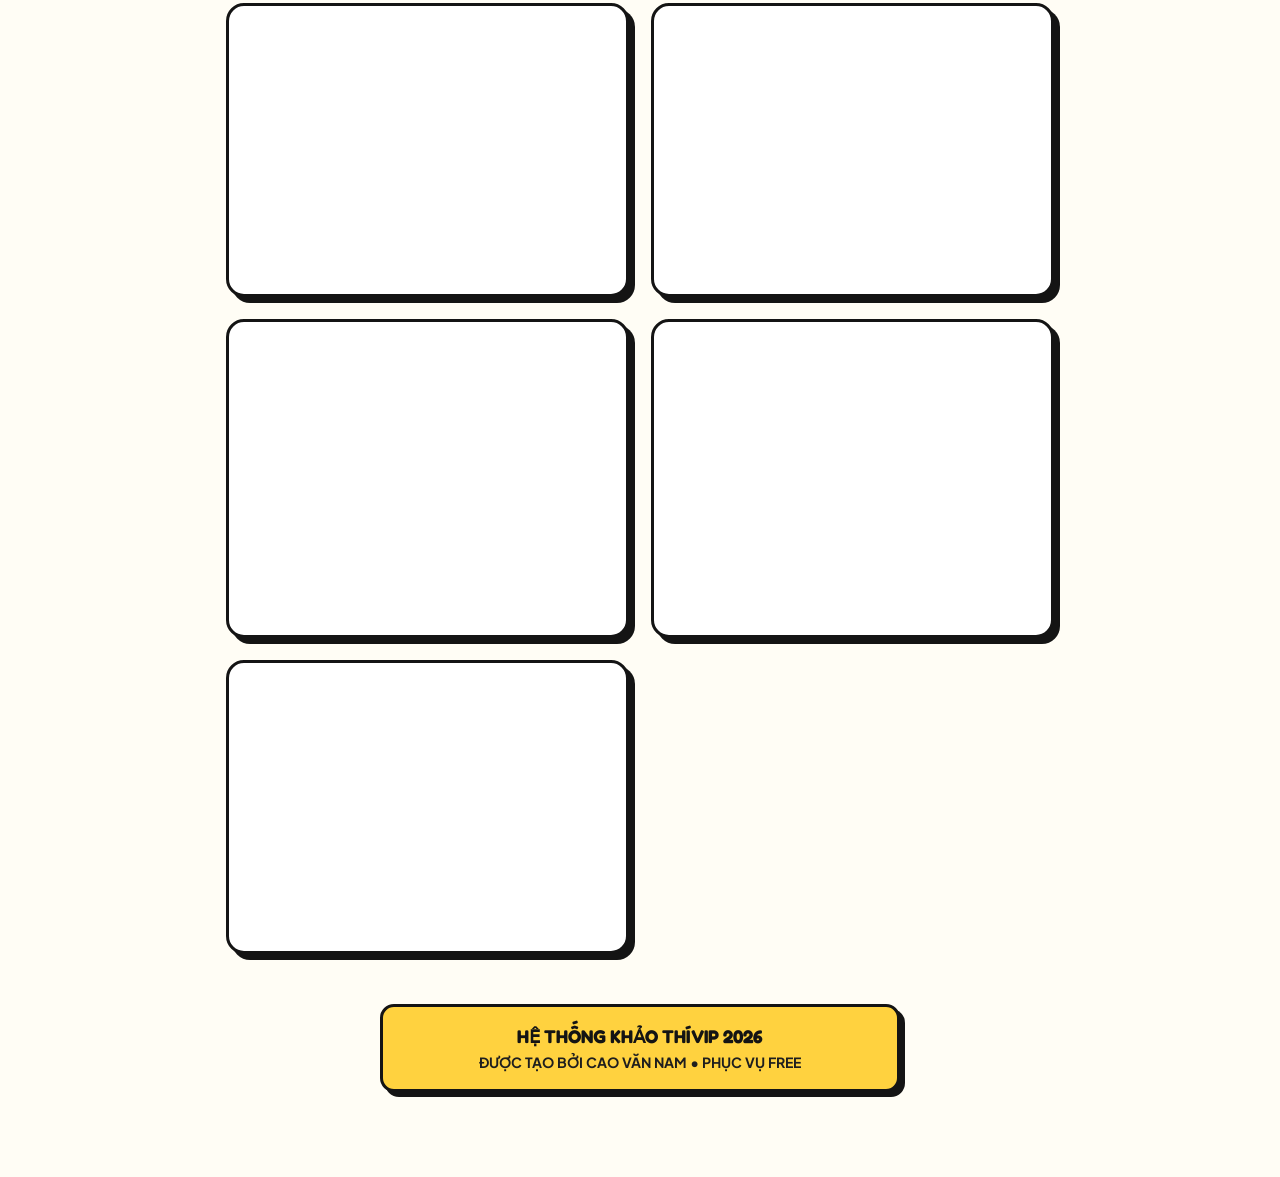
<file: thi.html>
<!DOCTYPE html>
<html lang="vi">

<head>
    <meta charset="UTF-8">
    <meta name="viewport" content="width=device-width, initial-scale=1.0, maximum-scale=1.0, user-scalable=no">
    <title>Phòng Thi Trực Tuyến | Hệ Thống Khảo Thí VIP 2026</title>
    <meta name="theme-color" content="#ffd23f">
    <link rel="icon" type="image/svg+xml" href="data:image/svg+xml,<svg xmlns='http://www.w3.org/2000/svg' viewBox='0 0 100 100'><text y='.9em' font-size='90'>⚡</text></svg>">
    <!-- Preconnect Google Fonts -->
    <link rel="preconnect" href="https://fonts.googleapis.com">
    <link rel="preconnect" href="https://fonts.gstatic.com" crossorigin>
    <link href="https://fonts.googleapis.com/css2?family=Fredoka:wght@500;600;700;800&family=Plus+Jakarta+Sans:wght@500;600;700;800;900&display=swap" rel="stylesheet">
    <link rel="stylesheet" href="css/style.css?v=20261030_2">
    <link rel="stylesheet" href="css/thi-premium.css?v=2.5">
    <script src="js/api-config.js"></script>
    <style>
        body.low-graphics .mesh-bg { display: none !important; }
        body.low-graphics .falling-icon { display: none !important; }
        body.low-graphics canvas { display: none !important; }
        body.low-graphics * { animation: none !important; transition: none !important; }
        body.low-graphics { background: #f8fafc !important; color: #0f172a !important; }
    </style>
</head>

<body>
    <div class="app-full">
        <!-- ====== HEADER ====== -->
        <div class="header exam-header">
            <button class="home-btn" onclick="goBack()" title="Quay lại">
                <svg width="18" height="18" viewBox="0 0 24 24" fill="none" stroke="#6C5CE7" stroke-width="2.5" stroke-linecap="round" stroke-linejoin="round"><path d="M19 12H5M12 19l-7-7 7-7"/></svg>
            </button>

            <div class="header-center">
                <div class="header-title" id="sectionTitle">Loading...</div>
                <div class="header-timer" id="timer">⏱ 00:00</div>
            </div>

            <div class="header-actions">
                <button class="icon-btn" onclick="resetExam()" title="Làm lại từ đầu">
                    <svg width="16" height="16" viewBox="0 0 24 24" fill="none" stroke="currentColor" stroke-width="2.5" stroke-linecap="round" stroke-linejoin="round"><path d="M1 4v6h6M23 20v-6h-6"/><path d="M20.49 9A9 9 0 0 0 5.64 5.64L1 10m22 4l-4.64 4.36A9 9 0 0 1 3.51 15"/></svg>
                </button>
                <button class="submit-btn-new" onclick="finishExam()">
                    Nộp bài
                </button>
            </div>
        </div>

        <!-- ====== CONTENT ====== -->
        <div class="content">
            <div class="toolbar-row" style="display: flex; gap: 8px; justify-content: flex-end; align-items: center; margin-bottom: 12px; flex-wrap: wrap;">
                <button class="chip-btn" id="btnFocusThemeToolbar" onclick="toggleFocusTheme()" style="background: #ffffff; border: 2px solid #141414; box-shadow: 2px 2px 0 #141414; font-weight: 800; cursor: pointer; padding: 5px 12px; border-radius: 999px; color: #141414;" title="Đổi theme giảm màu mè giúp tập trung ôn thi">
                    <span id="themeToolbarIcon">🌱</span> <span id="themeToolbarText">Giảm màu mè</span>
                </button>
                <button class="chip-btn" id="btnToolbarFlagged" onclick="openFlaggedModal()" style="background: #fef08a; border: 2px solid #141414; box-shadow: 2px 2px 0 #141414; font-weight: 800; cursor: pointer; padding: 5px 12px; border-radius: 999px; color: #854d0e; display: none;" title="Bấm để xem danh sách câu hỏi đang cắm cờ">
                    ⭐ Phân vân: <span id="toolbarFlagCount">0</span>
                </button>
                <button class="chip-btn" id="btnToggleAutoNext" onclick="toggleAutoNextInExam()" style="background: #ffd23f; border: 2px solid #141414; box-shadow: 2px 2px 0 #141414; font-weight: 800; cursor: pointer; padding: 5px 12px; border-radius: 999px; color: #141414;">
                    ⚡ Auto Next: BẬT
                </button>
                <button class="chip-btn danger" id="btnLowGraphics" onclick="toggleLowGraphics()" title="Tắt bớt hiệu ứng">
                    ⚡ Hiệu ứng
                </button>
            </div>
            <div id="loading" style="text-align:center; margin-top:30px">Đang tải câu hỏi...</div>
            <div id="quizArea" style="display:none">
                <div id="qFlagBanner" style="display: none; background: #fef08a; border: 2.5px solid #141414; border-radius: 12px; padding: 10px 14px; margin-bottom: 12px; align-items: center; justify-content: space-between; box-shadow: 3px 3px 0 #141414;">
                    <div style="font-weight: 900; font-size: 0.92rem; color: #854d0e; display: flex; align-items: center; gap: 8px;">
                        <span style="font-size: 1.2rem;">⭐</span>
                        <span>CÂU NÀY ĐANG ĐƯỢC CẮM CỜ PHÂN VÂN</span>
                    </div>
                    <button type="button" onclick="openFlaggedModal()" style="background: #ffd23f; border: 2px solid #141414; border-radius: 8px; padding: 4px 10px; font-weight: 800; font-size: 0.8rem; cursor: pointer; box-shadow: 1.5px 1.5px 0 #141414;">
                        Xem danh sách cờ ➔
                    </button>
                </div>
                <div class="q-number-row" id="qNumber"></div>
                <div class="question-text" id="qText"></div>
                <div class="options-grid" id="optionsArea"></div>
            </div>
        </div>

        <!-- ====== FOOTER ====== -->
        <div class="footer exam-footer">
            <button class="footer-btn menu-btn-footer" onclick="toggleModal()" title="Danh sách câu hỏi & phân vân">
                <svg width="18" height="18" viewBox="0 0 24 24" fill="none" stroke="currentColor" stroke-width="2.5" stroke-linecap="round"><line x1="3" y1="6" x2="21" y2="6"/><line x1="3" y1="12" x2="21" y2="12"/><line x1="3" y1="18" x2="21" y2="18"/></svg>
                <span class="flag-counter-badge" id="flagCounterBadge" style="display: none;">0</span>
            </button>
            <button class="footer-btn nav-prev" id="btnPrev" onclick="changeQuestion(-1)">
                <svg width="16" height="16" viewBox="0 0 24 24" fill="none" stroke="currentColor" stroke-width="2.5" stroke-linecap="round" stroke-linejoin="round"><path d="M19 12H5M12 19l-7-7 7-7"/></svg>
                Trước
            </button>
            <button class="footer-btn nav-next" id="btnNext" onclick="changeQuestion(1)">
                Tiếp
                <svg width="16" height="16" viewBox="0 0 24 24" fill="none" stroke="currentColor" stroke-width="2.5" stroke-linecap="round" stroke-linejoin="round"><path d="M5 12h14M12 5l7 7-7 7"/></svg>
            </button>
        </div>

        <!-- ====== TOAST NOTIFICATION ====== -->
        <div class="bookmark-toast" id="bookmarkToast">⭐ Đã cắm cờ câu hỏi</div>

        <!-- ====== MODAL: QUESTION LIST ====== -->
        <div class="modal" id="modalList">
            <div class="modal-header">
                <h3>📋 Danh sách câu hỏi</h3>
                <button class="modal-close-btn" onclick="toggleModal()">✕</button>
            </div>
            <!-- BỘ LỌC PALETTE NEO-BRUTALISM -->
            <div class="palette-tools">
                <div class="palette-theme-bar" style="display: flex; justify-content: space-between; align-items: center; margin-bottom: 10px; padding-bottom: 8px; border-bottom: 1.5px dashed #cbd5e1;">
                    <span style="font-size: 0.78rem; font-weight: 800; color: #475569;">GIAO DIỆN ÔN THI:</span>
                    <button class="theme-toggle-btn" id="btnToggleThemeInModal" onclick="toggleFocusTheme()" style="background: #ffffff; border: 2px solid #141414; box-shadow: 2px 2px 0 #141414; border-radius: 999px; font-size: 0.76rem; font-weight: 800; padding: 5px 12px; cursor: pointer; display: inline-flex; align-items: center; gap: 6px;" title="Chuyển đổi theme giảm màu mè tập trung ôn">
                        <span id="themeModalIcon">🌱</span> <span id="themeModalText">Theme: Giảm màu mè</span>
                    </button>
                </div>
                <div class="palette-filter-tabs">
                    <button class="pal-tab-btn active" id="palTabAll" onclick="setPaletteFilter('all')">
                        Tất cả (<span id="palCountAll">0</span>)
                    </button>
                    <button class="pal-tab-btn tab-flagged" id="palTabFlagged" onclick="setPaletteFilter('flagged')">
                        ⭐ Phân vân (<span id="palCountFlagged">0</span>)
                    </button>
                    <button class="pal-tab-btn" id="palTabUnanswered" onclick="setPaletteFilter('unanswered')">
                        Chưa làm (<span id="palCountUnanswered">0</span>)
                    </button>
                </div>
            </div>
            <div class="grid-map" id="gridMap"></div>
        </div>

        <!-- ====== MODAL: RESULT ====== -->
        <div class="modal result-modal" id="modalResult"
            style="display:none; align-items:center; justify-content:center; background: rgba(0,0,0,0.45);">
            <div class="result-box">
                <div class="result-title">📊 KẾT QUẢ BÀI THI</div>
                <div class="res-score" id="resScore">0</div>
                <div class="res-detail">
                    <div class="res-item correct-item"><b id="resRight">0</b>Đúng</div>
                    <div class="res-item wrong-item"><b id="resWrong">0</b>Sai</div>
                    <div class="res-item skip-item"><b id="resSkip">0</b>Bỏ qua</div>
                </div>
                <div id="resTime" class="res-time">Tổng thời gian: 00:00</div>

                <div class="result-actions">
                    <button class="result-btn primary" onclick="closeResult()">👁 Xem lại</button>
                    <button class="result-btn warning" onclick="resetExam()">🔄 Thi lại</button>
                    <button class="result-btn muted" onclick="goBack()">Thoát</button>
                </div>
            </div>
        </div>
    </div>

    <script src="js/hihihaaaa.js?v=20261029"></script>
    <script src="js/certificate.js"></script>
    <script src="js/script.js?v=2.6"></script>
    <script>
        // KIỂM TRA ĐĂNG NHẬP
        const userData = sessionStorage.getItem('current_user') || localStorage.getItem('current_user');
        if (!userData) {
            alert("Bạn cần phải đăng nhập để làm bài!");
            window.location.href = "index.html";
        }

        const p = new URLSearchParams(window.location.search);
        const fid = p.get('id');


        if (fid) {
            if (document.readyState === 'complete') {
                loadExam(fid);
            } else {
                window.addEventListener('load', () => loadExam(fid));
            }
        } else {
            alert("Lỗi mã đề!"); window.location.href = "index.html";
        }
        function goBack() { window.location.href = `product.html?id=${fid}`; }

        function toggleAutoNextInExam() {
            if (typeof isAutoNextEnabled !== 'undefined') {
                isAutoNextEnabled = !isAutoNextEnabled;
                const btn = document.getElementById('btnToggleAutoNext');
                if (btn) {
                    btn.innerHTML = isAutoNextEnabled ? '⚡ Auto Next: BẬT' : '⚡ Auto Next: TẮT';
                    btn.style.background = isAutoNextEnabled ? '#ffd23f' : '#ffffff';
                }
                if (typeof showAutoNextStatus === 'function') showAutoNextStatus();
            }
        }

        // --- SMART REVIEW FILTER ---
        function closeResult() { 
            document.getElementById('modalResult').style.display = 'none'; 
            
            if (typeof isSubmitted !== 'undefined' && isSubmitted) {
                showReviewFilterBar();
            }
        }

        function showReviewFilterBar() {
            let filterBar = document.getElementById('reviewFilterBar');
            if (!filterBar) {
                filterBar = document.createElement('div');
                filterBar.id = 'reviewFilterBar';
                filterBar.style.cssText = `
                    display: flex; gap: 8px; margin-bottom: 15px; padding: 10px;
                    background: rgba(255, 255, 255, 0.9);
                    background: #ffffff;
                    border: 2.5px solid #141414;
                    border-radius: 14px;
                    justify-content: center; flex-wrap: wrap;
                    box-shadow: 4px 4px 0 #141414;
                    animation: fadeIn 0.3s;
                `;
                
                const quizArea = document.getElementById('quizArea');
                quizArea.insertBefore(filterBar, quizArea.firstChild);
            }
            
            filterBar.style.display = 'flex';
            filterBar.innerHTML = `
                <button onclick="applyReviewFilter('all')" class="filter-btn" id="filter-all" style="background:#ffd23f; color:#141414; border:2px solid #141414; padding:6px 14px; border-radius:8px; cursor:pointer; font-weight:800; box-shadow:2px 2px 0 #141414;">Tất cả</button>
                <button onclick="applyReviewFilter('wrong')" class="filter-btn" id="filter-wrong" style="background:#ff5277; color:white; border:2px solid #141414; padding:6px 14px; border-radius:8px; cursor:pointer; font-weight:800; opacity:0.6;">❌ Câu sai</button>
                <button onclick="applyReviewFilter('skipped')" class="filter-btn" id="filter-skipped" style="background:#e2e8f0; color:#141414; border:2px solid #141414; padding:6px 14px; border-radius:8px; cursor:pointer; font-weight:800; opacity:0.6;">⚠️ Chưa làm</button>
                <button onclick="applyReviewFilter('bookmarked')" class="filter-btn" id="filter-bookmarked" style="background:#ffd23f; color:#141414; border:2px solid #141414; padding:6px 14px; border-radius:8px; cursor:pointer; font-weight:800; opacity:0.6;">🚩 Đã ghim</button>
            `;

            setupReviewObserver();
        }

        function applyReviewFilter(type) {
            document.querySelectorAll('.filter-btn').forEach(btn => {
                btn.style.opacity = '0.6'; btn.style.boxShadow = 'none';
            });
            
            const activeBtn = document.getElementById('filter-' + type);
            if (activeBtn) {
                activeBtn.style.opacity = '1';
                let color = 'rgba(99,110,114,0.3)';
                if (type === 'all') color = 'rgba(9,132,227,0.3)';
                if (type === 'wrong') color = 'rgba(225,112,85,0.3)';
                if (type === 'bookmarked') color = 'rgba(241,196,15,0.5)';
                activeBtn.style.boxShadow = '0 4px 6px ' + color;
            }
            
            if (type === 'all') {
                isReviewFilterMode = false;
                isRetryMode = false;
                filteredQuestions = [];
            } else if (type === 'wrong') {
                isReviewFilterMode = true;
                isRetryMode = false;
                filteredQuestions = allQuestions.filter(q => q.firstAttemptSelected !== null && !q.isCorrectFirstTime);
                filteredQuestions.forEach((q, idx) => q.filteredIndex = idx);
            } else if (type === 'skipped') {
                isReviewFilterMode = true;
                isRetryMode = false;
                filteredQuestions = allQuestions.filter(q => q.firstAttemptSelected === null);
                filteredQuestions.forEach((q, idx) => q.filteredIndex = idx);
            } else if (type === 'bookmarked') {
                isReviewFilterMode = true;
                isRetryMode = false;
                let bms = [];
                if (typeof getBookmarks === 'function') {
                    bms = getBookmarks();
                } else {
                    try {
                        const raw = localStorage.getItem('bookmarks_' + currentFileName);
                        const parsed = JSON.parse(raw);
                        if (Array.isArray(parsed)) {
                            bms = parsed.map(n => Number(n)).filter(n => !isNaN(n));
                        } else if (typeof parsed === 'object' && parsed !== null) {
                            for (let k in parsed) {
                                if (parsed[k]) {
                                    const num = parseInt(k.replace(/\D/g, ''), 10);
                                    if (!isNaN(num)) bms.push(num >= 1 ? num - 1 : num);
                                }
                            }
                        }
                    } catch(e) {}
                }
                filteredQuestions = allQuestions.filter(q => bms.includes(Number(q.originalIndex !== undefined ? q.originalIndex : 0)));
                filteredQuestions.forEach((q, idx) => q.filteredIndex = idx);
            }
            
            currentIndex = 0;
            if (typeof renderQuestion === 'function') {
                if (isReviewFilterMode && filteredQuestions.length === 0) {
                    document.getElementById('qText').innerHTML = '<div style="text-align:center; padding: 20px; font-weight:bold; color:#636e72">Không có câu hỏi nào trong mục này!</div>';
                    document.getElementById('optionsArea').innerHTML = '';
                    document.getElementById('qNumber').innerHTML = 'Lọc: 0 câu';
                    document.getElementById('btnPrev').disabled = true;
                    document.getElementById('btnNext').disabled = true;
                } else {
                    renderQuestion(0);
                }
            }
        }

        let obs = null;
        function setupReviewObserver() {
            if (obs) return;
            const target = document.getElementById('qNumber');
            obs = new MutationObserver(() => {
                // Sửa chữ "Làm lại lần" thành "Chế độ xem lại"
                if (typeof isSubmitted !== 'undefined' && isSubmitted && typeof isRetryMode !== 'undefined' && isRetryMode) {
                    const el = document.getElementById('qNumber');
                    if (el && el.innerHTML.includes('Làm lại lần')) {
                        el.innerHTML = el.innerHTML.replace(/Làm lại lần \d+/, 'Lọc câu hỏi');
                    }
                }
            });
            if(target) obs.observe(target, { childList: true, subtree: true });
        }

        // Tối ưu hóa nhiệt và khởi chạy chế độ Mát máy
        document.addEventListener('DOMContentLoaded', () => {
            if (typeof initEcoMode === 'function') {
                initEcoMode();
            }
        });

        if ('serviceWorker' in navigator && window.location.protocol.startsWith('http')) {
            window.addEventListener('load', () => {
                navigator.serviceWorker.register('./sw.js').catch(() => {});
            });
        }
    </script>

</body>

</html>
</file>
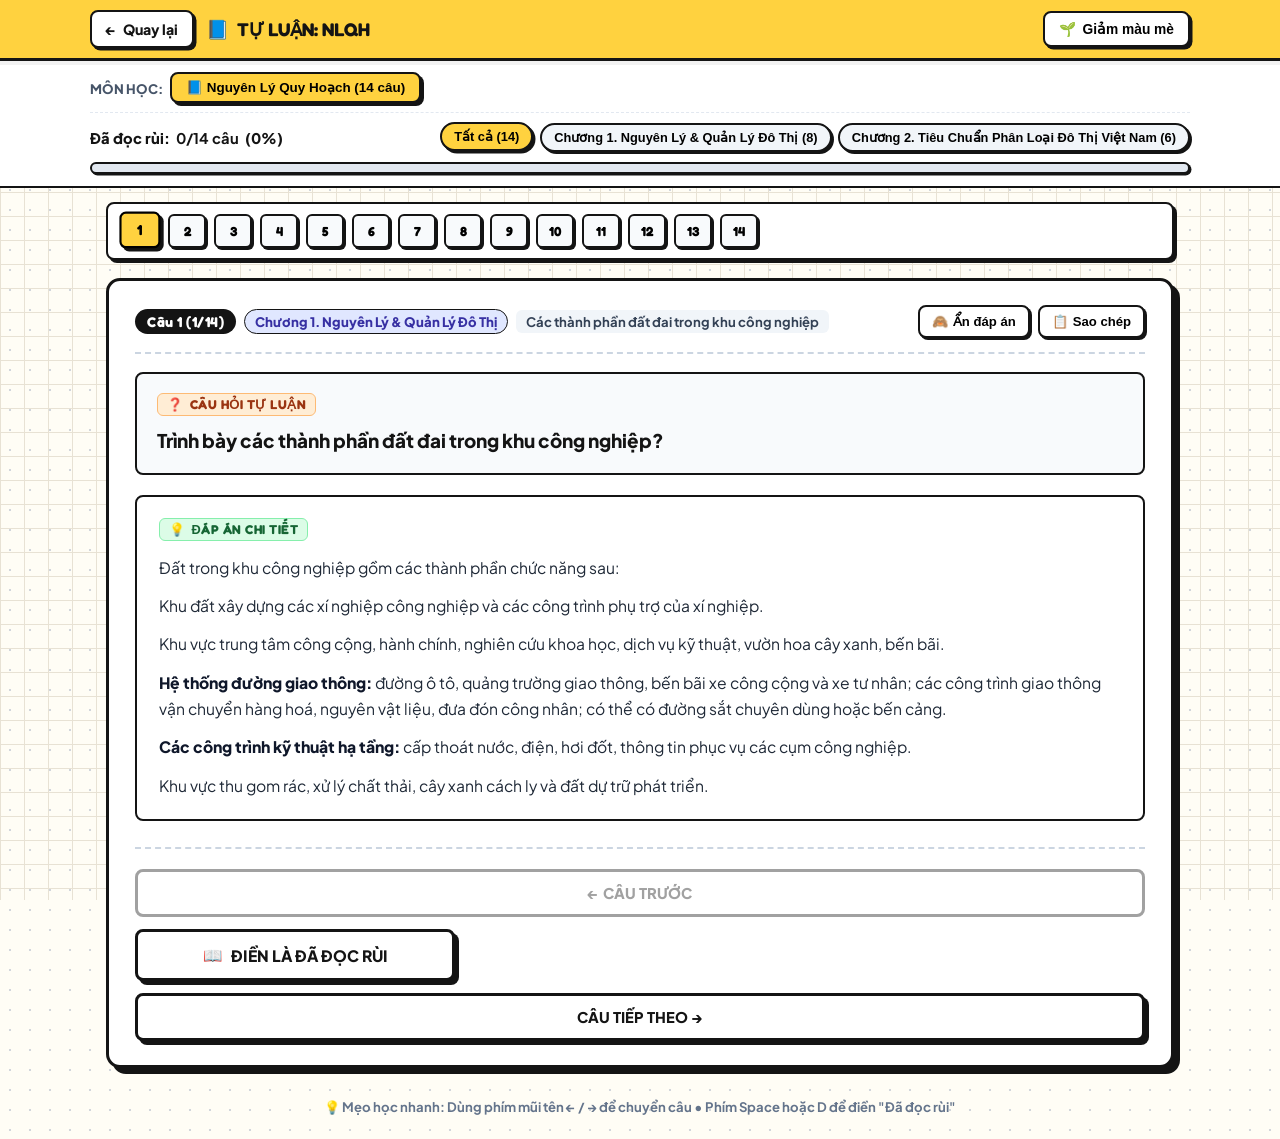
<file: tuluan.html>
<!DOCTYPE html>
<html lang="vi">

<head>
    <meta charset="UTF-8">
    <meta name="viewport" content="width=device-width, initial-scale=1.0, maximum-scale=1.0, user-scalable=no">
    <title>Học Tự Luận - Kiến Trúc Cảnh Quan | Mỗi Trang 1 Câu</title>
    <meta name="description" content="Học tự luận 23 câu Kiến Trúc Cảnh Quan theo từng câu mượt mà 120 FPS không giật lag, hỗ trợ đánh dấu Đã đọc rùi.">
    <meta name="theme-color" content="#ffd23f">

    <!-- Favicon -->
    <link rel="icon" type="image/svg+xml" href="data:image/svg+xml,<svg xmlns='http://www.w3.org/2000/svg' viewBox='0 0 100 100'><text y='.9em' font-size='90'>📖</text></svg>">

    <!-- Fonts -->
    <link rel="preconnect" href="https://fonts.googleapis.com">
    <link rel="preconnect" href="https://fonts.gstatic.com" crossorigin>
    <link href="https://fonts.googleapis.com/css2?family=Fredoka:wght@500;600;700;800&family=Plus+Jakarta+Sans:wght@500;600;700;800;900&display=swap" rel="stylesheet">

    <!-- Base Stylesheet -->
    <link rel="stylesheet" href="css/style.css">

    <style>
        /* ==========================================================================
           TỰ LUẬN 120 FPS: MỖI TRANG 1 CÂU + ĐÃ ĐỌC RÙI TRACKING
           ========================================================================== */
        :root {
            --neo-black: #141414;
            --neo-yellow: #ffd23f;
            --neo-yellow-light: #fff8d6;
            --neo-pink: #ff5277;
            --neo-green: #10b981;
            --neo-green-light: #d1fae5;
            --neo-bg: #fffdf5;
            --neo-border-w: 3px;
            --neo-radius-sm: 8px;
            --neo-radius-md: 14px;
            --neo-radius-lg: 18px;
        }

        * {
            box-sizing: border-box;
            margin: 0;
            padding: 0;
        }

        body {
            font-family: 'Plus Jakarta Sans', sans-serif;
            background-color: var(--neo-bg);
            color: var(--neo-black);
            background-image: radial-gradient(#d1d5db 1px, transparent 1px);
            background-size: 20px 20px;
            min-height: 100vh;
            display: flex;
            flex-direction: column;
            overflow-x: hidden;
            -webkit-font-smoothing: antialiased;
        }

        /* NAVBAR */
        .tuluan-nav {
            position: sticky;
            top: 0;
            z-index: 100;
            background: var(--neo-yellow);
            border-bottom: var(--neo-border-w) solid var(--neo-black);
            padding: 10px 16px;
            box-shadow: 0 4px 0 rgba(0, 0, 0, 0.05);
        }

        .tuluan-nav-inner {
            max-width: 1100px;
            margin: 0 auto;
            display: flex;
            align-items: center;
            justify-content: space-between;
            gap: 12px;
        }

        .nav-left {
            display: flex;
            align-items: center;
            gap: 12px;
            min-width: 0;
        }

        .btn-nav-back {
            display: inline-flex;
            align-items: center;
            gap: 6px;
            padding: 8px 14px;
            background: #ffffff;
            border: 2.5px solid var(--neo-black);
            border-radius: var(--neo-radius-sm);
            box-shadow: 2.5px 2.5px 0 var(--neo-black);
            font-weight: 800;
            font-size: 0.88rem;
            color: var(--neo-black);
            text-decoration: none;
            cursor: pointer;
            transition: all 0.15s ease;
            white-space: nowrap;
        }

        .btn-nav-back:hover {
            transform: translate(-1.5px, -1.5px);
            box-shadow: 4px 4px 0 var(--neo-black);
            background: #fef9c3;
        }

        .btn-nav-back:active {
            transform: translate(1px, 1px);
            box-shadow: 1px 1px 0 var(--neo-black);
        }

        .nav-page-title {
            font-family: 'Fredoka', sans-serif;
            font-size: 1.15rem;
            font-weight: 800;
            color: var(--neo-black);
            white-space: nowrap;
            overflow: hidden;
            text-overflow: ellipsis;
            display: flex;
            align-items: center;
            gap: 8px;
        }

        .nav-right-actions {
            display: flex;
            align-items: center;
            gap: 10px;
            flex-shrink: 0;
        }

        .nav-action-btn {
            display: inline-flex;
            align-items: center;
            gap: 6px;
            padding: 8px 14px;
            background: #ffffff;
            border: 2.5px solid var(--neo-black);
            border-radius: var(--neo-radius-sm);
            box-shadow: 2.5px 2.5px 0 var(--neo-black);
            font-weight: 800;
            font-size: 0.86rem;
            cursor: pointer;
            transition: all 0.15s ease;
            white-space: nowrap;
        }

        .nav-action-btn:hover {
            transform: translate(-1.5px, -1.5px);
            box-shadow: 4px 4px 0 var(--neo-black);
        }

        .btn-mobile-menu {
            display: none;
            padding: 8px 12px;
            font-size: 1.1rem;
            background: #ffffff;
            border: 2.5px solid var(--neo-black);
            border-radius: var(--neo-radius-sm);
            box-shadow: 2px 2px 0 var(--neo-black);
            cursor: pointer;
            font-weight: 900;
        }

        /* COURSE SWITCHER */
        .course-switch-btn {
            padding: 6px 14px;
            background: #ffffff;
            border: 2px solid var(--neo-black);
            border-radius: var(--neo-radius-sm);
            box-shadow: 2px 2px 0 var(--neo-black);
            font-weight: 800;
            font-size: 0.84rem;
            cursor: pointer;
            transition: all 0.15s ease;
            display: inline-flex;
            align-items: center;
            gap: 5px;
        }

        .course-switch-btn:hover {
            background: var(--neo-yellow-light);
            transform: translate(-1px, -1px);
        }

        .course-switch-btn.active {
            background: var(--neo-yellow) !important;
            box-shadow: 3px 3px 0 var(--neo-black);
            transform: translate(-1px, -1px);
        }

        /* PROGRESS HEADER */
        .progress-header-section {
            background: #ffffff;
            border-bottom: 2.5px solid var(--neo-black);
            padding: 12px 16px;
        }

        .progress-header-inner {
            max-width: 1100px;
            margin: 0 auto;
            display: flex;
            flex-direction: column;
            gap: 10px;
        }

        .progress-top-row {
            display: flex;
            justify-content: space-between;
            align-items: center;
            flex-wrap: wrap;
            gap: 8px;
        }

        .read-progress-label {
            font-size: 0.92rem;
            font-weight: 800;
            color: var(--neo-black);
            display: flex;
            align-items: center;
            gap: 6px;
        }

        .chapter-pills-row {
            display: flex;
            align-items: center;
            gap: 6px;
            flex-wrap: wrap;
        }

        .chapter-chip {
            padding: 5px 12px;
            background: #f1f5f9;
            border: 2px solid var(--neo-black);
            border-radius: 999px;
            box-shadow: 2px 2px 0 var(--neo-black);
            font-weight: 800;
            font-size: 0.8rem;
            cursor: pointer;
            transition: all 0.15s ease;
        }

        .chapter-chip:hover {
            background: #e2e8f0;
            transform: translate(-1px, -1px);
        }

        .chapter-chip.active {
            background: var(--neo-yellow);
            transform: translate(-1px, -1px);
            box-shadow: 2.5px 2.5px 0 var(--neo-black);
        }

        .progress-track-outer {
            width: 100%;
            height: 12px;
            background: #e2e8f0;
            border: 2px solid var(--neo-black);
            border-radius: 999px;
            overflow: hidden;
            box-shadow: 1.5px 1.5px 0 var(--neo-black);
        }

        .progress-track-fill {
            height: 100%;
            background: var(--neo-green);
            width: 0%;
            transition: width 0.3s ease;
        }

        /* QUICK JUMP NUMBER PILLS */
        .q-nav-grid-wrap {
            max-width: 1100px;
            margin: 14px auto 0 auto;
            width: 100%;
            padding: 0 16px;
        }

        .q-nav-grid-box {
            background: #ffffff;
            border: 2.5px solid var(--neo-black);
            border-radius: var(--neo-radius-sm);
            box-shadow: 3px 3px 0 var(--neo-black);
            padding: 10px 14px;
            display: flex;
            align-items: center;
            gap: 8px;
            overflow-x: auto;
            scrollbar-width: thin;
        }

        .q-nav-grid-box::-webkit-scrollbar {
            height: 5px;
        }

        .q-nav-grid-box::-webkit-scrollbar-thumb {
            background: #cbd5e1;
            border-radius: 4px;
        }

        .q-nav-pill {
            flex-shrink: 0;
            display: inline-flex;
            align-items: center;
            justify-content: center;
            gap: 3px;
            min-width: 38px;
            height: 34px;
            padding: 0 7px;
            background: #f8fafc;
            border: 2px solid var(--neo-black);
            border-radius: 6px;
            box-shadow: 2px 2px 0 var(--neo-black);
            font-family: 'Fredoka', sans-serif;
            font-weight: 800;
            font-size: 0.82rem;
            cursor: pointer;
            transition: all 0.12s ease;
            position: relative;
        }

        .q-nav-pill:hover {
            transform: translate(-1px, -1px);
            background: var(--neo-yellow-light);
        }

        .q-nav-pill.current {
            background: var(--neo-yellow) !important;
            transform: scale(1.08) translate(-1px, -1px);
            box-shadow: 3px 3px 0 var(--neo-black);
            border-color: #000;
            z-index: 2;
        }

        .q-nav-pill.is-read {
            background: var(--neo-green-light);
            border-color: #059669;
        }

        .q-nav-pill.is-read .q-pill-check {
            color: #059669;
            font-weight: 900;
            font-size: 0.75rem;
            margin-left: 2px;
        }

        /* MAIN STAGE (1 QUESTION) */
        .stage-container {
            max-width: 1100px;
            margin: 18px auto 30px auto;
            width: 100%;
            padding: 0 16px;
            flex: 1;
        }

        .tuluan-card {
            background: #ffffff;
            border: var(--neo-border-w) solid var(--neo-black);
            border-radius: var(--neo-radius-md);
            box-shadow: 6px 6px 0 var(--neo-black);
            padding: 24px 26px;
            transition: all 0.2s ease;
        }

        /* Card Header */
        .card-meta-header {
            display: flex;
            justify-content: space-between;
            align-items: center;
            flex-wrap: wrap;
            gap: 10px;
            padding-bottom: 14px;
            border-bottom: 2.5px dashed #cbd5e1;
            margin-bottom: 18px;
        }

        .card-pill-group {
            display: flex;
            align-items: center;
            gap: 8px;
            flex-wrap: wrap;
        }

        .pill-qnum {
            font-family: 'Fredoka', sans-serif;
            font-size: 0.88rem;
            font-weight: 900;
            background: var(--neo-black);
            color: #ffffff;
            padding: 4px 12px;
            border-radius: 999px;
            letter-spacing: 0.5px;
        }

        .pill-chapter {
            font-size: 0.82rem;
            font-weight: 800;
            background: #e0e7ff;
            color: #3730a3;
            border: 1.5px solid var(--neo-black);
            padding: 3px 10px;
            border-radius: 999px;
        }

        .pill-tag {
            font-size: 0.82rem;
            font-weight: 700;
            background: #f1f5f9;
            color: #334155;
            padding: 3px 10px;
            border-radius: 6px;
        }

        .card-action-btns {
            display: flex;
            align-items: center;
            gap: 8px;
        }

        .btn-card-tool {
            display: inline-flex;
            align-items: center;
            gap: 5px;
            padding: 7px 12px;
            background: #ffffff;
            border: 2px solid var(--neo-black);
            border-radius: var(--neo-radius-sm);
            box-shadow: 2px 2px 0 var(--neo-black);
            font-weight: 800;
            font-size: 0.82rem;
            cursor: pointer;
            transition: all 0.15s ease;
        }

        .btn-card-tool:hover {
            transform: translate(-1px, -1px);
            box-shadow: 3px 3px 0 var(--neo-black);
            background: #fef08a;
        }

        /* QUESTION BOX */
        .question-section {
            background: #f8fafc;
            border: 2.5px solid var(--neo-black);
            border-radius: var(--neo-radius-sm);
            padding: 18px 20px;
            margin-bottom: 20px;
        }

        .section-badge {
            display: inline-flex;
            align-items: center;
            gap: 6px;
            font-family: 'Fredoka', sans-serif;
            font-weight: 800;
            font-size: 0.8rem;
            padding: 3px 9px;
            border-radius: 6px;
            margin-bottom: 10px;
            text-transform: uppercase;
            letter-spacing: 0.5px;
        }

        .question-badge {
            background: #ffedd5;
            color: #9a3412;
            border: 1.5px solid #fdba74;
        }

        .question-prompt-text {
            font-family: 'Plus Jakarta Sans', sans-serif;
            font-size: 1.18rem;
            font-weight: 800;
            color: var(--neo-black);
            line-height: 1.52;
        }

        /* ANSWER BOX */
        .answer-section {
            background: #ffffff;
            border: 2.5px solid var(--neo-black);
            border-radius: var(--neo-radius-sm);
            padding: 20px 22px;
            transition: all 0.25s ease;
        }

        .answer-section.is-hidden .answer-content-body {
            display: none;
        }

        .answer-section.is-hidden {
            background: #f1f5f9;
            border-style: dashed;
            padding: 16px 20px;
            text-align: center;
        }

        .answer-section.is-hidden::after {
            content: "🙈 Đáp án câu này đang ẩn. Bấm nút 'Hiện đáp án' ở góc trên để đối chiếu.";
            display: block;
            font-size: 0.92rem;
            font-weight: 700;
            color: #64748b;
            margin-top: 6px;
        }

        .answer-badge {
            background: #dcfce7;
            color: #166534;
            border: 1.5px solid #86efac;
            margin-bottom: 14px;
        }

        .answer-content-body {
            font-size: 0.98rem;
            line-height: 1.7;
            color: #1f2937;
            display: flex;
            flex-direction: column;
            gap: 12px;
        }

        .ans-p {
            margin: 0;
            line-height: 1.68;
        }

        .ans-lead {
            color: #0f172a;
            font-weight: 800;
        }

        .ans-section-heading {
            font-family: 'Fredoka', 'Plus Jakarta Sans', sans-serif;
            font-size: 1.02rem;
            font-weight: 800;
            color: #b45309;
            margin-top: 10px;
            margin-bottom: 2px;
            display: flex;
            align-items: center;
            gap: 6px;
        }

        .ans-section-heading::before {
            content: "▶";
            font-size: 0.75rem;
            color: #f59e0b;
        }

        /* Tables inside Answers */
        .table-responsive {
            overflow-x: auto;
            margin: 12px 0;
            border: 2px solid var(--neo-black);
            border-radius: var(--neo-radius-sm);
            box-shadow: 3px 3px 0 var(--neo-black);
        }

        .neo-table {
            width: 100%;
            border-collapse: collapse;
            font-size: 0.9rem;
            text-align: left;
            background: #ffffff;
        }

        .neo-table th {
            background: var(--neo-yellow);
            color: var(--neo-black);
            padding: 10px 14px;
            font-weight: 900;
            border: 1.5px solid var(--neo-black);
            font-family: 'Fredoka', sans-serif;
        }

        .neo-table td {
            padding: 10px 14px;
            border: 1.5px solid var(--neo-black);
            vertical-align: top;
            line-height: 1.55;
        }

        .neo-table tbody tr:nth-child(even) {
            background: #fffdf5;
        }

        /* ASCII Tree Diagram */
        .diagram-box {
            background: #0f172a;
            color: #f8fafc;
            border: 2.5px solid var(--neo-black);
            border-radius: var(--neo-radius-sm);
            padding: 16px 18px;
            margin: 12px 0;
            box-shadow: 3px 3px 0 var(--neo-black);
            overflow-x: auto;
        }

        .diagram-pre {
            font-family: 'Courier New', Courier, monospace;
            font-size: 0.9rem;
            line-height: 1.55;
            margin: 0;
            white-space: pre;
            color: #38bdf8;
            font-weight: 600;
        }

        /* FOOTER ACTIONS (NEXT, PREV, MARK READ) */
        .single-q-footer {
            margin-top: 26px;
            padding-top: 20px;
            border-top: 2.5px dashed #cbd5e1;
            display: flex;
            align-items: center;
            justify-content: space-between;
            gap: 12px;
            flex-wrap: wrap;
        }

        .btn-nav-step {
            padding: 12px 18px;
            font-weight: 800;
            font-size: 0.92rem;
            background: #ffffff;
            cursor: pointer;
        }

        .btn-nav-step:disabled {
            opacity: 0.4;
            pointer-events: none;
            box-shadow: none;
        }

        .btn-mark-read {
            flex: 1;
            max-width: 320px;
            min-width: 200px;
            padding: 13px 20px;
            font-size: 0.98rem;
            font-weight: 900;
            background: #ffffff;
            border-color: var(--neo-black);
            justify-content: center;
            cursor: pointer;
            transition: all 0.15s ease;
        }

        .btn-mark-read.is-marked {
            background: var(--neo-green) !important;
            color: #ffffff !important;
            border-color: var(--neo-black) !important;
            box-shadow: 4px 4px 0 var(--neo-black) !important;
        }

        .btn-mark-read:hover {
            transform: translate(-1.5px, -1.5px);
            box-shadow: 4px 4px 0 var(--neo-black);
        }

        /* MOBILE DRAWER */
        .mobile-drawer-overlay {
            position: fixed;
            top: 0;
            left: 0;
            width: 100vw;
            height: 100vh;
            background: rgba(0, 0, 0, 0.6);
            backdrop-filter: blur(2px);
            z-index: 1000;
            display: none;
            opacity: 0;
            transition: opacity 0.25s ease;
        }

        .mobile-drawer-overlay.open {
            display: block;
            opacity: 1;
        }

        .mobile-drawer {
            position: fixed;
            top: 0;
            right: 0;
            width: 320px;
            max-width: 85vw;
            height: 100vh;
            background: #ffffff;
            border-left: 3.5px solid var(--neo-black);
            z-index: 1001;
            transform: translateX(100%);
            transition: transform 0.25s ease;
            display: flex;
            flex-direction: column;
            padding: 16px;
        }

        .mobile-drawer.open {
            transform: translateX(0);
        }

        .drawer-header {
            display: flex;
            justify-content: space-between;
            align-items: center;
            padding-bottom: 12px;
            border-bottom: 2.5px solid var(--neo-black);
            margin-bottom: 14px;
        }

        .drawer-title {
            font-family: 'Fredoka', sans-serif;
            font-weight: 800;
            font-size: 1.15rem;
        }

        .drawer-close-btn {
            background: var(--neo-pink);
            color: #ffffff;
            border: 2px solid var(--neo-black);
            border-radius: 8px;
            width: 32px;
            height: 32px;
            cursor: pointer;
            font-weight: 900;
            font-size: 1rem;
            box-shadow: 2px 2px 0 var(--neo-black);
        }

        .drawer-grid-box {
            display: grid;
            grid-template-columns: repeat(4, 1fr);
            gap: 8px;
            overflow-y: auto;
            flex: 1;
            padding-right: 4px;
        }

        /* KEYBOARD HINT FOOTER */
        .keyboard-hint-box {
            text-align: center;
            font-size: 0.82rem;
            font-weight: 700;
            color: #64748b;
            margin-bottom: 24px;
        }

        /* THEME-FOCUS OVERRIDES (GIẢM MÀU MÈ) */
        body.theme-focus {
            background-color: #f8fafc !important;
            background-image: none !important;
        }

        body.theme-focus .tuluan-nav {
            background: #f1f5f9 !important;
            border-bottom-color: #cbd5e1 !important;
        }

        body.theme-focus .btn-nav-back,
        body.theme-focus .nav-action-btn,
        body.theme-focus .chapter-chip,
        body.theme-focus .tuluan-card,
        body.theme-focus .q-nav-grid-box,
        body.theme-focus .q-nav-pill,
        body.theme-focus .btn-card-tool,
        body.theme-focus .question-section,
        body.theme-focus .answer-section,
        body.theme-focus .btn-nav-step,
        body.theme-focus .btn-mark-read {
            box-shadow: none !important;
            border-color: #cbd5e1 !important;
        }

        body.theme-focus .chapter-chip.active {
            background: #e2e8f0 !important;
            border-color: #94a3b8 !important;
            color: #0f172a !important;
        }

        body.theme-focus .pill-qnum {
            background: #334155 !important;
        }

        body.theme-focus .neo-table th {
            background: #e2e8f0 !important;
            border-color: #cbd5e1 !important;
        }

        body.theme-focus .neo-table td {
            border-color: #cbd5e1 !important;
        }

        body.theme-focus .btn-mark-read.is-marked {
            background: #059669 !important;
        }

        /* RESPONSIVE */
        @media (max-width: 768px) {
            .btn-mobile-menu {
                display: inline-block;
            }

            .tuluan-card {
                padding: 18px 16px;
            }

            .question-prompt-text {
                font-size: 1.05rem;
            }

            .answer-content-body {
                font-size: 0.92rem;
            }

            .single-q-footer {
                flex-direction: column;
            }

            .btn-mark-read {
                order: -1;
                width: 100%;
                max-width: 100%;
            }

            .btn-nav-step {
                width: 48%;
            }

            .single-q-footer {
                flex-direction: row;
                flex-wrap: wrap;
            }
        }
    </style>
</head>

<body>

    <!-- NAVBAR -->
    <header class="tuluan-nav">
        <div class="tuluan-nav-inner">
            <div class="nav-left">
                <a href="product.html" class="btn-nav-back" id="btnNavBack" title="Quay lại môn học">
                    <span>←</span> Quay lại
                </a>
                <div class="nav-page-title" id="tuluanPageTitle">
                    <span>📘</span> TỰ LUẬN: NLQH
                </div>
            </div>

            <div class="nav-right-actions">
                <button type="button" class="nav-action-btn btn-focus-theme-toggle" id="btnTuluanThemeHeader" onclick="window.toggleFocusTheme()" title="Đổi màu giao diện: Giảm màu mè hoặc Pop Art">
                    <span class="theme-toggle-icon" id="themeTuluanIcon">🌱</span>
                    <span class="theme-toggle-text" id="themeTuluanText">Giảm màu mè</span>
                </button>
                <button type="button" class="btn-mobile-menu" onclick="window.openMobileDrawer()" aria-label="Mục lục câu hỏi">
                    ☰
                </button>
            </div>
        </div>
    </header>

    <!-- TIẾN ĐỘ ĐÃ ĐỌC RÙI & LỌC CHƯƠNG -->
    <section class="progress-header-section">
        <div class="progress-header-inner">
            <!-- Course Switcher -->
            <div class="course-switcher-bar" style="display: flex; gap: 8px; align-items: center; flex-wrap: wrap; padding-bottom: 8px; border-bottom: 1.5px dashed #e2e8f0;">
                <span style="font-weight: 900; font-size: 0.82rem; color: #475569;">MÔN HỌC:</span>
                <button type="button" class="course-switch-btn active" data-course="NLQH" onclick="window.switchCourse('NLQH')">
                    📘 Nguyên Lý Quy Hoạch (14 câu)
                </button>
            </div>

            <div class="progress-top-row">
                <div class="read-progress-label" id="readProgressText">
                    Đã đọc rùi: <b>0/14 câu</b> (0%)
                </div>
                <div class="chapter-pills-row" id="chapterChipsRow">
                    <!-- Dynamically rendered by tuluan.js -->
                </div>
            </div>

            <!-- Thanh tiến trình xanh lá -->
            <div class="progress-track-outer">
                <div class="progress-track-fill" id="readProgressFill"></div>
            </div>
        </div>
    </section>

    <!-- DANH SÁCH SỐ CÂU ĐỂ CHỌN NHANH (NAVIGATION GRID) -->
    <div class="q-nav-grid-wrap">
        <div class="q-nav-grid-box" id="questionNavGrid">
            <!-- Dynamically rendered pills 01 to 23 -->
        </div>
    </div>

    <!-- MAIN STAGE (CHỈ 1 CÂU DUY NHẤT - MƯỢT MÀ 120 FPS) -->
    <main class="stage-container" id="singleQuestionStage">
        <!-- Rendered by tuluan.js -->
    </main>

    <!-- KEYBOARD HINT FOOTER -->
    <footer class="keyboard-hint-box">
        💡 <b>Mẹo học nhanh:</b> Dùng phím mũi tên <b>← / →</b> để chuyển câu • Phím <b>Space hoặc D</b> để điền "Đã đọc rùi"
    </footer>

    <!-- MOBILE DRAWER -->
    <div class="mobile-drawer-overlay" id="drawerOverlay" onclick="window.closeMobileDrawer()"></div>
    <div class="mobile-drawer" id="mobileDrawer">
        <div class="drawer-header">
            <div class="drawer-title">📑 Chọn Câu Hỏi (14 câu)</div>
            <button type="button" class="drawer-close-btn" onclick="window.closeMobileDrawer()">✕</button>
        </div>
        <div class="drawer-grid-box" id="drawerNavGrid">
            <!-- Dynamically rendered -->
        </div>
    </div>

    <!-- SCRIPTS -->
    <script src="js/api-config.js?v=20261029"></script>
    <script src="js/tuluan-data.js?v=20261029"></script>
    <script src="js/tuluan.js?v=20261029"></script>
    <script>
        if ('serviceWorker' in navigator && window.location.protocol.startsWith('http')) {
            window.addEventListener('load', () => {
                navigator.serviceWorker.register('./sw.js').then(reg => {
                    reg.update();
                }).catch(() => {});
            });
        }
    </script>
</body>

</html>
</file>
<file: css/style.css>
/* =========================================================
   STYLE.CSS — NEO-BRUTALISM / RETRO POP EXAM EDITION
   Thiết kế phong cách Neo-Brutalism: Viền đen dày, bóng đổ phẳng,
   Nền lưới ô ly, màu sắc Pop sống động & Tối ưu 120 FPS
   ========================================================= */

@import url('https://fonts.googleapis.com/css2?family=Fredoka:wght@500;600;700;800&family=Plus+Jakarta+Sans:wght@500;600;700;800;900&display=swap');

:root {
    --neo-black: #141414;
    --neo-yellow: #ffd23f;
    --neo-yellow-light: #ffdc58;
    --neo-pink: #ff5277;
    --neo-green: #10b981;
    --neo-green-light: #d1fae5;
    --neo-blue: #02a9ea;
    --neo-bg: #fffdf5;
    --neo-grid-line: #e8e2d4;
    --neo-card-bg: #ffffff;
    --neo-border-w: 3px;
    --neo-radius-sm: 10px;
    --neo-radius-md: 14px;
    --neo-radius-lg: 18px;
}

/* --- RESET & CƠ BẢN --- */
*, *::before, *::after {
    box-sizing: border-box;
    margin: 0;
    padding: 0;
    touch-action: manipulation;
    -webkit-tap-highlight-color: transparent;
}

html {
    scroll-behavior: auto;
    -webkit-font-smoothing: antialiased;
    text-rendering: optimizeSpeed;
}

body {
    font-family: 'Plus Jakarta Sans', -apple-system, BlinkMacSystemFont, "Segoe UI", Roboto, sans-serif;
    background-color: var(--neo-bg);
    color: var(--neo-black);
    min-height: 100vh;
    overflow-x: hidden;
    position: relative;
}

/* LƯỚI NỀN GPU COMPOSITED — Vẽ cố định 1 lần duy nhất, cuộn mượt không nóng máy */
body::before {
    content: '';
    position: fixed;
    top: 0;
    left: 0;
    width: 100vw;
    height: 100vh;
    background-image:
        linear-gradient(var(--neo-grid-line) 1px, transparent 1px),
        linear-gradient(90deg, var(--neo-grid-line) 1px, transparent 1px);
    background-size: 24px 24px;
    pointer-events: none;
    z-index: -1;
    transform: translateZ(0);
}

/* Ẩn scrollbar */
::-webkit-scrollbar { display: none; }
* { scrollbar-width: none; }

/* --- 1. TOP NAVBAR NEO-BRUTALISM --- */
.neo-navbar {
    background: var(--neo-yellow);
    border-bottom: 3.5px solid var(--neo-black);
    position: sticky;
    top: 0;
    z-index: 100;
    padding: 12px 18px;
}

.nav-container {
    max-width: 960px;
    margin: 0 auto;
    display: flex;
    align-items: center;
    justify-content: space-between;
    gap: 12px;
}

.nav-brand {
    display: flex;
    align-items: center;
    gap: 8px;
    text-decoration: none;
    color: var(--neo-black);
}

.brand-title {
    font-size: 1.55rem;
    font-weight: 900;
    letter-spacing: -0.5px;
    font-family: 'Fredoka', 'Plus Jakarta Sans', sans-serif;
}

.brand-pill {
    background: var(--neo-black);
    color: #ffffff;
    font-size: 0.72rem;
    font-weight: 800;
    padding: 3px 10px;
    border-radius: 999px;
    letter-spacing: 0.6px;
    text-transform: uppercase;
    box-shadow: 2px 2px 0 rgba(0, 0, 0, 0.2);
}

.nav-actions {
    display: flex;
    align-items: center;
    gap: 10px;
}

.nav-actions-desktop {
    display: flex;
    align-items: center;
    gap: 10px;
}

.nav-menu-btn {
    display: none;
    font-family: 'Plus Jakarta Sans', sans-serif;
    font-weight: 800;
    font-size: 0.88rem;
    padding: 7px 13px;
    border-radius: var(--neo-radius-sm);
    border: 2.5px solid var(--neo-black);
    box-shadow: 2.5px 2.5px 0 var(--neo-black);
    background: #ffffff;
    color: var(--neo-black);
    cursor: pointer;
    align-items: center;
    gap: 6px;
    transition: all 0.15s ease;
    user-select: none;
}

.nav-menu-btn:hover {
    transform: translate(-1px, -1px);
    box-shadow: 3.5px 3.5px 0 var(--neo-black);
}

.nav-menu-btn:active {
    transform: translate(2px, 2px);
    box-shadow: 0 0 0 var(--neo-black);
}

.nav-btn {
    font-family: 'Plus Jakarta Sans', sans-serif;
    font-weight: 700;
    font-size: 0.88rem;
    padding: 7px 14px;
    border-radius: var(--neo-radius-sm);
    border: 2.5px solid var(--neo-black);
    box-shadow: 2.5px 2.5px 0 var(--neo-black);
    cursor: pointer;
    text-decoration: none;
    display: inline-flex;
    align-items: center;
    gap: 5px;
    transition: all 0.15s ease;
    color: var(--neo-black);
    background: #ffffff;
    white-space: nowrap;
}

.nav-btn:hover {
    transform: translate(-1px, -1px);
    box-shadow: 3.5px 3.5px 0 var(--neo-black);
}

.nav-btn:active {
    transform: translate(2px, 2px);
    box-shadow: 0 0 0 var(--neo-black);
}

/* --- 2. CONTAINER CHÍNH --- */
.container {
    max-width: 860px;
    margin: 0 auto;
    padding: 16px 16px 85px 16px;
    position: relative;
    z-index: 1;
}

/* Khung bọc tương thích index/product */
.container-box {
    background: transparent;
    width: 100%;
    margin: 0 auto;
    position: relative;
}

/* --- 3. HERO HEADER NEO-BRUTALISM --- */
.hero-section {
    text-align: center;
    padding: 10px 0 20px 0;
}

.hero-main-title {
    font-size: 2.6rem;
    font-weight: 900;
    color: var(--neo-black);
    letter-spacing: -1px;
    margin-bottom: 8px;
    line-height: 1.15;
    font-family: 'Fredoka', 'Plus Jakarta Sans', sans-serif;
}

.hero-highlight-box {
    display: inline-block;
    background: var(--neo-yellow);
    border: 3.5px solid var(--neo-black);
    border-radius: 12px;
    box-shadow: 5px 5px 0 var(--neo-black);
    padding: 6px 24px;
    font-size: 1.65rem;
    font-weight: 900;
    color: var(--neo-black);
    letter-spacing: -0.5px;
    margin-bottom: 18px;
    transform: rotate(-1deg);
    transition: transform 0.2s ease;
}

.hero-highlight-box:hover {
    transform: rotate(1deg) scale(1.02);
}

.hero-desc {
    font-size: 1.02rem;
    color: #38424b;
    max-width: 580px;
    margin: 0 auto 18px auto;
    font-weight: 600;
    line-height: 1.6;
}

.hero-tags {
    display: flex;
    justify-content: center;
    gap: 10px;
    flex-wrap: wrap;
    margin-bottom: 24px;
}

.hero-tag {
    background: #ffffff;
    border: 2px solid var(--neo-black);
    box-shadow: 2px 2px 0 var(--neo-black);
    padding: 5px 15px;
    border-radius: 999px;
    font-size: 0.85rem;
    font-weight: 800;
}

/* ĐƯỜNG KẺ STRIPE PHONG CÁCH COMIC */
.comic-divider-stripe {
    width: 100%;
    height: 9px;
    background: var(--neo-pink);
    border-top: 3.5px solid var(--neo-black);
    border-bottom: 3.5px solid var(--neo-black);
    margin: 24px 0 28px 0;
}

/* --- 4. TÌM KIẾM NHANH NEO-BRUTALISM --- */
.neo-search-box {
    position: relative;
    max-width: 520px;
    width: 100%;
    margin: 0 auto 24px;
}

.neo-search-input {
    width: 100%;
    padding: 14px 18px 14px 46px;
    background: #ffffff;
    border: 3px solid var(--neo-black);
    border-radius: var(--neo-radius-sm);
    box-shadow: 4px 4px 0 var(--neo-black);
    color: var(--neo-black);
    font-size: 1.02rem;
    font-weight: 700;
    font-family: inherit;
    outline: none;
    transition: all 0.15s ease;
}

.neo-search-input:focus {
    box-shadow: 6px 6px 0 var(--neo-black);
    transform: translate(-1px, -1px);
}

.neo-search-icon {
    position: absolute;
    left: 16px;
    top: 50%;
    transform: translateY(-50%);
    font-size: 1.2rem;
    pointer-events: none;
}

/* --- 5. LƯỚI CARD ĐỀ THI NEO-BRUTALISM --- */
.grid-menu {
    display: grid;
    grid-template-columns: repeat(auto-fit, minmax(min(100%, 320px), 1fr));
    justify-content: center;
    gap: 22px;
    width: 100%;
}

.menu-btn {
    background: var(--neo-card-bg);
    border: 3.5px solid var(--neo-black);
    border-radius: var(--neo-radius-lg);
    box-shadow: 6px 6px 0 var(--neo-black);
    padding: 26px 20px;
    cursor: pointer;
    position: relative;
    display: flex;
    flex-direction: column;
    align-items: center;
    text-align: center;
    height: 100%;
    transition: transform 0.08s ease, box-shadow 0.08s ease !important;
    transform: translateZ(0);
}

.menu-btn .btn-neo {
    margin-top: auto;
    width: 100%;
}

.menu-btn:hover {
    transform: translate(-2px, -2px) !important;
    box-shadow: 8px 8px 0 var(--neo-black) !important;
}

.menu-btn:active {
    transform: translate(3px, 3px) !important;
    box-shadow: 2px 2px 0 var(--neo-black) !important;
}

.card-icon-wrap {
    width: 60px;
    height: 60px;
    background: var(--neo-yellow);
    border: 2.5px solid var(--neo-black);
    border-radius: 14px;
    box-shadow: 3px 3px 0 var(--neo-black);
    display: flex;
    align-items: center;
    justify-content: center;
    margin-bottom: 14px;
}

.badge-score {
    position: absolute;
    top: 12px;
    right: 12px;
    background: var(--neo-yellow);
    border: 2px solid var(--neo-black);
    box-shadow: 2px 2px 0 var(--neo-black);
    color: var(--neo-black);
    font-size: 0.75rem;
    padding: 4px 10px;
    border-radius: 8px;
    font-weight: 800;
}

/* --- 6. NÚT BẤM NEO-BRUTALISM (BTN-NEO) --- */
.btn-neo {
    width: 100%;
    font-family: 'Plus Jakarta Sans', sans-serif;
    font-size: 1.05rem;
    font-weight: 800;
    padding: 13px 20px;
    border-radius: var(--neo-radius-sm);
    border: 3px solid var(--neo-black);
    text-decoration: none;
    display: inline-flex;
    align-items: center;
    justify-content: center;
    gap: 8px;
    cursor: pointer;
    box-shadow: 4px 4px 0 var(--neo-black);
    transition: all 0.15s ease;
    color: var(--neo-black);
}

.btn-neo.btn-yellow {
    background: var(--neo-yellow);
}

.btn-neo.btn-yellow:hover {
    background: var(--neo-yellow-light);
    transform: translate(-2px, -2px);
    box-shadow: 6px 6px 0 var(--neo-black);
}

.btn-neo.btn-yellow:active {
    transform: translate(2px, 2px);
    box-shadow: 1px 1px 0 var(--neo-black);
}

.btn-neo.btn-white {
    background: #ffffff;
}

.btn-neo.btn-white:hover {
    transform: translate(-2px, -2px);
    box-shadow: 6px 6px 0 var(--neo-black);
}

/* --- 7. GIAO DIỆN PRODUCT DASHBOARD --- */
.neo-card {
    background: var(--neo-card-bg);
    border: 3.5px solid var(--neo-black);
    border-radius: var(--neo-radius-lg);
    box-shadow: 7px 7px 0 var(--neo-black);
    padding: 28px 24px;
    margin-bottom: 24px;
    position: relative;
}

.card-head {
    display: flex;
    align-items: center;
    gap: 12px;
    margin-bottom: 20px;
    padding-bottom: 14px;
    border-bottom: 2.5px dashed #e2dad0;
}

.card-head-icon {
    width: 44px;
    height: 44px;
    background: var(--neo-yellow);
    border: 2.5px solid var(--neo-black);
    border-radius: 12px;
    box-shadow: 3px 3px 0 var(--neo-black);
    display: flex;
    align-items: center;
    justify-content: center;
    font-size: 1.4rem;
    flex-shrink: 0;
}

.card-head-title {
    font-size: 1.35rem;
    font-weight: 900;
    letter-spacing: -0.3px;
}

.score-box-neo {
    width: 140px;
    height: 140px;
    margin: 0 auto 24px;
    background: var(--neo-yellow);
    border: 3.5px solid var(--neo-black);
    border-radius: 24px;
    box-shadow: 6px 6px 0 var(--neo-black);
    display: flex;
    flex-direction: column;
    align-items: center;
    justify-content: center;
}

.score-val {
    font-family: 'Fredoka', sans-serif;
    font-size: 2.8rem;
    font-weight: 900;
    line-height: 1;
}

.score-lbl {
    font-size: 0.75rem;
    font-weight: 800;
    text-transform: uppercase;
    letter-spacing: 0.5px;
    margin-top: 4px;
}

/* --- 8. MODAL CHỌN CHẾ ĐỘ THI --- */
.mode-modal {
    display: none;
    position: fixed;
    inset: 0;
    background: rgba(20, 20, 20, 0.7);
    z-index: 9999;
    align-items: center;
    justify-content: center;
    padding: 20px;
}

.mode-box {
    background: #ffffff !important;
    border: 3.5px solid var(--neo-black) !important;
    border-radius: var(--neo-radius-lg) !important;
    box-shadow: 9px 9px 0 var(--neo-black) !important;
    padding: 28px 24px !important;
    max-width: 460px !important;
    width: 100% !important;
    position: relative !important;
    max-height: 90vh !important;
    overflow-y: auto !important;
    -webkit-overflow-scrolling: touch !important;
}

.btn-close-mode {
    position: absolute;
    top: 14px;
    right: 14px;
    width: 34px;
    height: 34px;
    background: var(--neo-pink);
    border: 2px solid var(--neo-black);
    border-radius: 50%;
    color: white;
    font-weight: 900;
    font-size: 1rem;
    cursor: pointer;
    box-shadow: 2px 2px 0 var(--neo-black);
}

.mode-title {
    font-family: 'Fredoka', sans-serif;
    font-size: 1.5rem;
    font-weight: 900;
    margin-bottom: 20px;
    text-align: center;
}

.mode-option {
    background: #ffffff !important;
    border: 2.5px solid var(--neo-black) !important;
    border-radius: var(--neo-radius-sm) !important;
    box-shadow: 3px 3px 0 var(--neo-black) !important;
    padding: 14px !important;
    margin-bottom: 12px !important;
    cursor: pointer;
    transition: all 0.15s ease !important;
}

.mode-option:hover, .mode-option.active {
    background: var(--neo-yellow) !important;
    transform: translate(-1px, -1px);
    box-shadow: 5px 5px 0 var(--neo-black) !important;
}

.mode-name {
    font-weight: 800 !important;
    font-size: 1.05rem !important;
}

.mode-desc {
    font-size: 0.85rem !important;
    color: #4b5563 !important;
    margin-top: 4px;
}

.mode-sub-options {
    display: flex;
    gap: 8px;
    margin: 16px 0;
    flex-wrap: wrap;
}

.sub-option {
    flex: 1;
    min-width: 100px;
    padding: 9px 10px;
    background: #ffffff;
    border: 2px solid var(--neo-black);
    border-radius: 8px;
    box-shadow: 2px 2px 0 var(--neo-black);
    font-size: 0.82rem;
    font-weight: 700;
    cursor: pointer;
    text-align: center;
}

.sub-option.active {
    background: var(--neo-yellow);
    box-shadow: 3px 3px 0 var(--neo-black);
}

/* --- RANGE SELECTOR TRONG CHẾ ĐỘ THI --- */
.range-select-card {
    background: #ffffff;
    border: 2.5px solid var(--neo-black);
    border-radius: var(--neo-radius-sm);
    box-shadow: 3px 3px 0 var(--neo-black);
    padding: 14px;
    margin: 12px 0 10px;
    text-align: left;
}

.range-select-header {
    display: flex;
    justify-content: space-between;
    align-items: center;
    margin-bottom: 10px;
}

.range-total-badge {
    background: #e0f2fe;
    color: #0369a1;
    border: 1.5px solid var(--neo-black);
    border-radius: 999px;
    padding: 2px 8px;
    font-size: 0.75rem;
    font-weight: 800;
}

.range-history-banner {
    background: #fef2f2;
    border: 1.5px solid #ef4444;
    border-radius: 6px;
    padding: 5px 10px;
    margin-bottom: 10px;
    box-shadow: 1.5px 1.5px 0 #b91c1c;
    font-size: 0.8rem;
    color: #dc2626;
    font-weight: 800;
    line-height: 1.3;
    display: flex;
    align-items: center;
    gap: 6px;
    justify-content: space-between;
}

.range-history-banner.first-time {
    background: #fef2f2;
    border-color: #ef4444;
    box-shadow: 1.5px 1.5px 0 #b91c1c;
    color: #dc2626;
}

.range-history-banner.completed-cycle {
    background: #fef2f2;
    border-color: #ef4444;
    box-shadow: 1.5px 1.5px 0 #b91c1c;
    color: #dc2626;
}

.range-preset-row {
    display: flex;
    gap: 6px;
    margin-bottom: 12px;
    flex-wrap: wrap;
}

.range-preset-btn {
    flex: 1;
    min-width: 62px;
    padding: 7px 6px;
    background: #f8fafc;
    border: 2px solid var(--neo-black);
    border-radius: 6px;
    box-shadow: 2px 2px 0 var(--neo-black);
    font-size: 0.78rem;
    font-weight: 800;
    cursor: pointer;
    text-align: center;
    transition: all 0.1s ease;
    font-family: inherit;
}

.range-preset-btn:hover {
    transform: translate(-1px, -1px);
    box-shadow: 3px 3px 0 var(--neo-black);
    background: #fef08a;
}

.range-preset-btn.active {
    background: var(--neo-yellow);
    border-color: var(--neo-black);
    box-shadow: 2.5px 2.5px 0 var(--neo-black);
}

.range-controls-row {
    display: flex;
    align-items: center;
    gap: 8px;
    background: #f8fafc;
    border: 2px solid var(--neo-black);
    border-radius: 8px;
    padding: 8px 10px;
    box-shadow: 2px 2px 0 var(--neo-black);
    margin-bottom: 8px;
}

.range-input-wrap {
    display: flex;
    align-items: center;
    gap: 6px;
    flex: 1;
}

.range-input-label {
    font-size: 0.78rem;
    font-weight: 800;
    color: #4b5563;
    white-space: nowrap;
}

.range-number-input {
    width: 58px;
    padding: 5px 3px;
    font-size: 0.95rem;
    font-weight: 900;
    text-align: center;
    border: 2px solid var(--neo-black);
    border-radius: 6px;
    background: #ffffff;
    box-shadow: 1.5px 1.5px 0 var(--neo-black);
    outline: none;
    font-family: inherit;
}

.range-number-input:focus {
    border-color: #2563eb;
    background: #eff6ff;
}

.range-separator {
    font-size: 0.95rem;
    color: var(--neo-black);
    font-weight: 900;
}

.range-nav-btns {
    display: flex;
    gap: 4px;
}

.range-nav-btn {
    width: 32px;
    height: 32px;
    background: #ffffff;
    border: 2px solid var(--neo-black);
    border-radius: 6px;
    box-shadow: 1.5px 1.5px 0 var(--neo-black);
    cursor: pointer;
    font-weight: 900;
    font-size: 0.85rem;
    display: flex;
    align-items: center;
    justify-content: center;
    transition: transform 0.1s ease;
}

.range-nav-btn:hover {
    background: var(--neo-yellow);
    transform: translate(-1px, -1px);
    box-shadow: 2px 2px 0 var(--neo-black);
}

.range-summary-bar {
    font-size: 0.8rem;
    font-weight: 700;
    color: #334155;
    background: #f1f5f9;
    padding: 6px 10px;
    border-radius: 6px;
    border: 1.5px solid #cbd5e1;
    display: flex;
    align-items: center;
    justify-content: space-between;
}

/* --- FOOTER NEO-BRUTALISM --- */
.neo-footer {
    text-align: center;
    margin: 28px auto 0;
    max-width: 520px;
    width: 100%;
    padding: 18px 16px;
    background: var(--neo-yellow);
    border: 3.5px solid var(--neo-black);
    border-radius: var(--neo-radius-md);
    box-shadow: 5px 5px 0 var(--neo-black);
    font-weight: 700;
}

.neo-footer p {
    margin-top: 6px;
    font-size: 0.88rem;
    color: #1e1e1e;
}

/* =========================================================
   RESPONSIVE DESIGN CHO TABLET & MOBILE
   ========================================================= */
@media (max-width: 850px) {
    .nav-actions-desktop {
        display: none !important;
    }

    .nav-menu-btn {
        display: inline-flex !important;
    }
}

@media (max-width: 600px) {
    .neo-navbar {
        padding: 10px 14px;
    }

    .nav-container {
        gap: 8px;
    }

    .brand-title {
        font-size: 1.12rem;
    }

    .brand-pill {
        font-size: 0.65rem;
        padding: 2px 6px;
    }

    .container {
        padding: 12px 12px calc(95px + env(safe-area-inset-bottom, 20px)) 12px !important;
    }

    .hero-highlight-box {
        font-size: 1.15rem !important;
        padding: 6px 16px !important;
    }

    .neo-search-input {
        padding: 12px 14px 12px 42px;
        font-size: 0.95rem;
    }

    .grid-menu {
        grid-template-columns: 1fr;
        gap: 16px;
    }

    .menu-btn {
        padding: 20px 16px;
        box-shadow: 4px 4px 0 var(--neo-black);
    }

    .neo-footer {
        padding: 16px 12px;
        box-shadow: 4px 4px 0 var(--neo-black);
    }
}

/* =========================================================
   11. NEO-BRUTALISM MOBILE DRAWER MENU & BACKDROP
   ========================================================= */
.neo-drawer-backdrop {
    position: fixed;
    inset: 0;
    background: rgba(20, 20, 20, 0.65);
    backdrop-filter: blur(2px);
    z-index: 2000;
    opacity: 0;
    visibility: hidden;
    transition: opacity 0.2s ease, visibility 0.2s ease;
}

.neo-drawer-backdrop.active {
    opacity: 1;
    visibility: visible;
}

.neo-drawer {
    position: fixed;
    top: 0;
    right: 0;
    bottom: 0;
    width: min(88vw, 360px);
    background: #fffdf5;
    border-left: 3.5px solid var(--neo-black);
    box-shadow: -8px 0 0 rgba(20, 20, 20, 0.3);
    z-index: 2001;
    display: flex;
    flex-direction: column;
    transform: translateX(105%);
    transition: transform 0.25s cubic-bezier(0.16, 1, 0.3, 1);
    padding: 20px 18px;
    overflow-y: auto;
    -webkit-overflow-scrolling: touch;
}

.neo-drawer.active {
    transform: translateX(0);
}

.drawer-head {
    display: flex;
    align-items: center;
    justify-content: space-between;
    padding-bottom: 14px;
    border-bottom: 2.5px dashed var(--neo-black);
    margin-bottom: 18px;
}

.drawer-title {
    font-family: 'Fredoka', 'Plus Jakarta Sans', sans-serif;
    font-size: 1.25rem;
    font-weight: 900;
    display: flex;
    align-items: center;
    gap: 8px;
    color: var(--neo-black);
}

.drawer-close-btn {
    width: 36px;
    height: 36px;
    border-radius: var(--neo-radius-sm);
    border: 2px solid var(--neo-black);
    background: #ffffff;
    box-shadow: 2px 2px 0 var(--neo-black);
    cursor: pointer;
    font-size: 1rem;
    font-weight: 900;
    display: flex;
    align-items: center;
    justify-content: center;
    transition: all 0.12s ease;
}

.drawer-close-btn:active {
    transform: translate(2px, 2px);
    box-shadow: 0 0 0 var(--neo-black);
}

.drawer-user-card {
    background: #ffffff;
    border: 2.5px solid var(--neo-black);
    border-radius: var(--neo-radius-md);
    box-shadow: 3.5px 3.5px 0 var(--neo-black);
    padding: 14px;
    margin-bottom: 18px;
    display: flex;
    flex-direction: column;
    gap: 6px;
}

.drawer-user-badge {
    font-size: 1.05rem;
    font-weight: 900;
    color: var(--neo-black);
    display: flex;
    align-items: center;
    gap: 6px;
}

.drawer-user-sub {
    font-size: 0.8rem;
    font-weight: 600;
    color: #64748b;
}

.drawer-nav-list {
    display: flex;
    flex-direction: column;
    gap: 12px;
    margin-bottom: auto;
}

.drawer-item-btn {
    width: 100%;
    padding: 13px 16px;
    font-family: inherit;
    font-size: 0.95rem;
    font-weight: 800;
    border: 2.5px solid var(--neo-black);
    border-radius: var(--neo-radius-sm);
    box-shadow: 3px 3px 0 var(--neo-black);
    background: #ffffff;
    color: var(--neo-black);
    text-align: left;
    display: flex;
    align-items: center;
    justify-content: space-between;
    cursor: pointer;
    text-decoration: none;
    transition: all 0.12s ease;
}

.drawer-item-btn:hover {
    transform: translate(-1px, -1px);
    box-shadow: 4px 4px 0 var(--neo-black);
}

.drawer-item-btn:active {
    transform: translate(2px, 2px);
    box-shadow: 0 0 0 var(--neo-black);
}

.drawer-badge-info {
    padding: 11px 14px;
    background: var(--neo-yellow-light);
    border: 2px solid var(--neo-black);
    border-radius: var(--neo-radius-sm);
    box-shadow: 2.5px 2.5px 0 var(--neo-black);
    font-size: 0.86rem;
    font-weight: 800;
    display: flex;
    align-items: center;
    justify-content: space-between;
}

.drawer-footer {
    margin-top: 24px;
    padding-top: 14px;
    border-top: 2px dashed #cbd5e1;
    font-size: 0.78rem;
    font-weight: 700;
    color: #64748b;
    text-align: center;
}

/* --- 10. PHÂN VÙNG VÀ BẢO MẬT ADMIN (ZONES) --- */
.zone-header {
    display: flex;
    align-items: center;
    gap: 12px;
    background: #ffffff;
    border: 3px solid var(--neo-black);
    border-radius: var(--neo-radius-md);
    box-shadow: 4px 4px 0 var(--neo-black);
    padding: 10px 18px;
    margin-bottom: 18px;
    flex-wrap: wrap;
}

.zone-badge {
    background: var(--neo-yellow);
    border: 2px solid var(--neo-black);
    border-radius: 999px;
    padding: 3px 12px;
    font-size: 0.76rem;
    font-weight: 900;
    letter-spacing: 0.5px;
    box-shadow: 2px 2px 0 var(--neo-black);
    text-transform: uppercase;
}

.zone-title {
    font-family: 'Fredoka', 'Plus Jakarta Sans', sans-serif;
    font-size: 1.12rem;
    font-weight: 900;
    color: var(--neo-black);
}

.admin-lock-card {
    grid-column: 1 / -1;
    background: #ffffff;
    border: 3.5px dashed var(--neo-black);
    border-radius: var(--neo-radius-lg);
    box-shadow: 6px 6px 0 var(--neo-black);
    padding: 32px 24px;
    text-align: center;
    max-width: 520px;
    margin: 0 auto;
    width: 100%;
}

.neo-modal-overlay {
    position: fixed;
    inset: 0;
    background: rgba(20, 20, 20, 0.7);
    z-index: 9999;
    display: flex;
    align-items: center;
    justify-content: center;
    padding: 16px;
    backdrop-filter: blur(2px);
}

.neo-modal-card {
    background: #fffdf5;
    border: 4px solid var(--neo-black);
    border-radius: var(--neo-radius-lg);
    box-shadow: 8px 8px 0 var(--neo-black);
    width: 100%;
    max-width: 420px;
    padding: 24px;
    text-align: center;
    position: relative;
    animation: modalPop 0.15s ease-out;
}

@keyframes modalPop {
    from { transform: scale(0.92); opacity: 0; }
    to { transform: scale(1); opacity: 1; }
}

/* Flashcard responsive styling */
.flashcard {
    min-height: 380px;
    max-height: calc(100vh - 220px);
    position: relative;
}

/* --- NEO PRELOADER VIP 2026 --- */
.neo-page-loader {
    position: fixed;
    inset: 0;
    z-index: 999999;
    background: #fffdf5;
    background-image:
        linear-gradient(var(--neo-grid-line) 1px, transparent 1px),
        linear-gradient(90deg, var(--neo-grid-line) 1px, transparent 1px);
    background-size: 24px 24px;
    display: flex;
    align-items: center;
    justify-content: center;
    padding: 20px;
    transition: opacity 0.35s ease, visibility 0.35s ease;
}

.neo-page-loader.loaded {
    opacity: 0;
    visibility: hidden;
    pointer-events: none;
}

.loader-content-box {
    background: #ffffff;
    border: 4px solid var(--neo-black);
    border-radius: 22px;
    box-shadow: 8px 8px 0 var(--neo-black);
    padding: 32px 24px;
    width: 100%;
    max-width: 390px;
    text-align: center;
    animation: loaderPop 0.3s cubic-bezier(0.175, 0.885, 0.32, 1.275);
}

@keyframes loaderPop {
    0% { transform: scale(0.85); opacity: 0; }
    100% { transform: scale(1); opacity: 1; }
}

.loader-gif-wrap {
    width: 140px;
    height: 140px;
    background: #fffdf5;
    border: 3.5px solid var(--neo-black);
    border-radius: 20px;
    box-shadow: 4px 4px 0 var(--neo-black);
    display: flex;
    align-items: center;
    justify-content: center;
    margin: 0 auto 16px auto;
    overflow: hidden;
}

.loader-gif {
    width: 100%;
    height: 100%;
    object-fit: cover;
    display: block;
}

.loader-icon-wrap {
    width: 72px;
    height: 72px;
    background: var(--neo-yellow);
    border: 3.5px solid var(--neo-black);
    border-radius: 18px;
    box-shadow: 3.5px 3.5px 0 var(--neo-black);
    display: flex;
    align-items: center;
    justify-content: center;
    margin: 0 auto 18px auto;
    font-size: 2.2rem;
    animation: loaderPulse 1.2s infinite ease-in-out;
}

@keyframes loaderPulse {
    0%, 100% { transform: scale(1) rotate(0deg); }
    50% { transform: scale(1.12) rotate(6deg); }
}

.loader-title {
    font-family: 'Fredoka', sans-serif;
    font-size: 1.45rem;
    font-weight: 900;
    color: var(--neo-black);
    margin-bottom: 6px;
    letter-spacing: 0.5px;
}

.loader-subtitle {
    font-size: 0.86rem;
    font-weight: 600;
    color: #64748b;
    margin-bottom: 22px;
}

.loader-bar-outer {
    height: 16px;
    background: #f1f5f9;
    border: 2.5px solid var(--neo-black);
    border-radius: 999px;
    overflow: hidden;
    box-shadow: 2.5px 2.5px 0 var(--neo-black);
    margin-bottom: 18px;
}

.loader-bar-inner {
    height: 100%;
    width: 15%;
    background: var(--neo-yellow);
    border-radius: 999px;
    transition: width 0.35s ease, background-color 0.25s ease;
}

.loader-footer-badge {
    display: inline-block;
    background: #f8fafc;
    border: 2px solid var(--neo-black);
    border-radius: 8px;
    padding: 4px 12px;
    font-size: 0.72rem;
    font-weight: 800;
    color: #1e293b;
    letter-spacing: 0.5px;
}

/* =========================================================
   THEME TẬP TRUNG ÔN TOÀN BỘ WEBSITE (GIẢM MÀU MÈ / MINIMAL FOCUS THEME)
   Áp dụng trên: index.html, product.html, thi.html, tuluan.html, ontap.html, onsai.html, flashcard.html
   ========================================================= */
html.theme-focus,
body.theme-focus {
    --neo-black: #1e293b;
    --neo-yellow: #ffffff;
    --neo-yellow-light: #f8fafc;
    --neo-pink: #475569;
    --neo-green: #059669;
    --neo-green-light: #ecfdf5;
    --neo-blue: #3b82f6;
    --neo-bg: #f8fafc;
    --neo-grid-line: transparent;
    --neo-card-bg: #ffffff;
    --neo-border-w: 1.5px;
    background-color: #f8fafc !important;
    background-image: none !important;
    color: #0f172a !important;
}

/* Ẩn lưới nền ô ly gây xao nhãng trên body */
body.theme-focus::before {
    display: none !important;
}

/* 1. TOP NAVBAR TOÀN TRANG (index, product, ontap, tuluan...) */
body.theme-focus .neo-navbar,
body.theme-focus .tuluan-navbar,
body.theme-focus .review-toolbar,
body.theme-focus .neo-header,
body.theme-focus .exam-header {
    background: #ffffff !important;
    border-bottom: 2px solid #cbd5e1 !important;
    box-shadow: 0 1px 3px rgba(0, 0, 0, 0.05) !important;
}

body.theme-focus .brand-title,
body.theme-focus .nav-brand,
body.theme-focus .navbar-subject-title,
body.theme-focus .header-title,
body.theme-focus #titleBar {
    color: #0f172a !important;
}

body.theme-focus .brand-pill {
    background: #334155 !important;
    color: #ffffff !important;
    border: 1px solid #1e293b !important;
    box-shadow: none !important;
}

body.theme-focus .nav-btn,
body.theme-focus .nav-menu-btn,
body.theme-focus .nav-back-btn,
body.theme-focus .nav-drawer-toggle-btn,
body.theme-focus .nav-theme-btn {
    background: #ffffff !important;
    border: 1.5px solid #cbd5e1 !important;
    box-shadow: 2px 2px 0 #cbd5e1 !important;
    color: #334155 !important;
}

body.theme-focus .nav-btn:hover,
body.theme-focus .nav-menu-btn:hover,
body.theme-focus .nav-back-btn:hover {
    background: #f1f5f9 !important;
    border-color: #94a3b8 !important;
    box-shadow: 2px 2px 0 #94a3b8 !important;
    transform: none !important;
}

/* 2. HERO SECTION & BANNER TRANG CHỦ */
body.theme-focus .hero-main-title {
    color: #0f172a !important;
}

body.theme-focus .hero-highlight-box {
    background: #f1f5f9 !important;
    border: 1.5px solid #cbd5e1 !important;
    box-shadow: 2px 2px 0 #cbd5e1 !important;
    color: #0f172a !important;
    transform: none !important;
}

body.theme-focus .comic-divider-stripe {
    background: #e2e8f0 !important;
    border-color: #cbd5e1 !important;
    height: 3px !important;
}

body.theme-focus .hero-tag {
    background: #ffffff !important;
    border: 1.5px solid #cbd5e1 !important;
    box-shadow: 2px 2px 0 #e2e8f0 !important;
    color: #475569 !important;
}

/* 3. TÌM KIẾM & DANH SÁCH MÔN THI (INDEX) */
body.theme-focus .neo-search-input {
    border: 1.5px solid #cbd5e1 !important;
    box-shadow: 2px 2px 0 #e2e8f0 !important;
    background: #ffffff !important;
    color: #0f172a !important;
}

body.theme-focus .neo-search-input:focus {
    border-color: #3b82f6 !important;
    box-shadow: 0 0 0 3px rgba(59, 130, 246, 0.15) !important;
    transform: none !important;
}

body.theme-focus .menu-btn {
    background: #ffffff !important;
    border: 1.5px solid #cbd5e1 !important;
    box-shadow: 3px 3px 0 #e2e8f0 !important;
    color: #0f172a !important;
}

body.theme-focus .menu-btn:hover {
    border-color: #94a3b8 !important;
    box-shadow: 4px 4px 0 #cbd5e1 !important;
    transform: translateY(-2px) !important;
}

body.theme-focus .card-icon-wrap {
    background: #f1f5f9 !important;
    border: 1.5px solid #cbd5e1 !important;
    box-shadow: 1.5px 1.5px 0 #cbd5e1 !important;
}

body.theme-focus .badge-score {
    background: #f1f5f9 !important;
    border: 1px solid #cbd5e1 !important;
    box-shadow: 1px 1px 0 #cbd5e1 !important;
    color: #334155 !important;
}

/* 4. NÚT HÀNH ĐỘNG (BTN-NEO) */
body.theme-focus .btn-neo,
body.theme-focus .btn-neo.btn-yellow,
body.theme-focus #btnStart {
    background: #334155 !important;
    color: #ffffff !important;
    border: 1.5px solid #1e293b !important;
    box-shadow: 2.5px 2.5px 0 #1e293b !important;
}

body.theme-focus .btn-neo.btn-white {
    background: #ffffff !important;
    color: #334155 !important;
    border: 1.5px solid #cbd5e1 !important;
    box-shadow: 2px 2px 0 #e2e8f0 !important;
}

body.theme-focus .btn-neo:hover {
    background: #1e293b !important;
    transform: translateY(-1px) !important;
}

/* 5. DASHBOARD MÔN THI (PRODUCT.HTML) */
body.theme-focus .neo-card {
    background: #ffffff !important;
    border: 1.5px solid #cbd5e1 !important;
    box-shadow: 3px 3px 0 #e2e8f0 !important;
}

body.theme-focus .product-meta-badge {
    background: #f1f5f9 !important;
    color: #475569 !important;
    border: 1px solid #cbd5e1 !important;
}

body.theme-focus .score-box-neo {
    background: #f8fafc !important;
    border: 1.5px solid #cbd5e1 !important;
    box-shadow: 2px 2px 0 #e2e8f0 !important;
}

body.theme-focus .score-val {
    color: #0f172a !important;
}

body.theme-focus .resume-box {
    background: #f8fafc !important;
    border: 1.5px solid #cbd5e1 !important;
    box-shadow: 2px 2px 0 #e2e8f0 !important;
}

body.theme-focus .resume-stat-col {
    background: #ffffff !important;
    border: 1px solid #cbd5e1 !important;
    box-shadow: 1px 1px 0 #e2e8f0 !important;
}

body.theme-focus .neo-sub-btn {
    background: #ffffff !important;
    border: 1.5px solid #cbd5e1 !important;
    box-shadow: 2px 2px 0 #e2e8f0 !important;
    color: #334155 !important;
}

body.theme-focus .neo-sub-btn:hover {
    background: #f8fafc !important;
    border-color: #94a3b8 !important;
    box-shadow: 3px 3px 0 #cbd5e1 !important;
    transform: translateY(-1px) !important;
}

body.theme-focus .tuluan-highlight {
    background: #ffffff !important;
    border: 1.5px solid #cbd5e1 !important;
    box-shadow: 2px 2px 0 #e2e8f0 !important;
    animation: none !important;
}

/* 6. DRAWER MENU & MODAL (TOÀN TRANG) */
body.theme-focus .neo-drawer {
    background: #ffffff !important;
    border-left: 2px solid #cbd5e1 !important;
    box-shadow: -4px 0 16px rgba(0, 0, 0, 0.08) !important;
}

body.theme-focus .drawer-head,
body.theme-focus .drawer-top-bar {
    border-bottom: 1.5px solid #e2e8f0 !important;
}

body.theme-focus .drawer-title {
    color: #0f172a !important;
}

body.theme-focus .drawer-close-btn {
    background: #f8fafc !important;
    border: 1px solid #cbd5e1 !important;
    box-shadow: 1px 1px 0 #cbd5e1 !important;
    color: #475569 !important;
}

body.theme-focus .drawer-item-btn {
    background: #ffffff !important;
    border: 1.5px solid #cbd5e1 !important;
    box-shadow: 2px 2px 0 #e2e8f0 !important;
    color: #1e293b !important;
}

body.theme-focus .drawer-user-card {
    background: #f8fafc !important;
    border: 1.5px solid #cbd5e1 !important;
    box-shadow: 2px 2px 0 #e2e8f0 !important;
}

body.theme-focus .neo-modal-card {
    background: #ffffff !important;
    border: 2px solid #cbd5e1 !important;
    box-shadow: 0 10px 30px rgba(0, 0, 0, 0.1) !important;
}

/* 7. ÔN TẬP, ÔN SAI & FLASHCARD */
body.theme-focus .review-card {
    background: #ffffff !important;
    border: 1.5px solid #cbd5e1 !important;
    box-shadow: 3px 3px 0 #e2e8f0 !important;
}

body.theme-focus .stat-box {
    border: 1.5px solid #cbd5e1 !important;
    box-shadow: 2px 2px 0 #e2e8f0 !important;
}

body.theme-focus .q-card {
    border-color: #cbd5e1 !important;
    box-shadow: 0 2px 8px rgba(0, 0, 0, 0.04) !important;
}

body.theme-focus .opt-item {
    border-color: #e2e8f0 !important;
}

body.theme-focus .flashcard-front,
body.theme-focus .flashcard-back {
    border: 1.5px solid #cbd5e1 !important;
    box-shadow: 0 4px 16px rgba(0, 0, 0, 0.06) !important;
}

body.theme-focus .mesh-bg {
    display: none !important;
}

body.theme-focus .category-badge {
    background: #f1f5f9 !important;
    color: #475569 !important;
    border: 1px solid #cbd5e1 !important;
}

/* 8. TỰ LUẬN */
body.theme-focus .sidebar-card,
body.theme-focus .stage-card {
    background: #ffffff !important;
    border: 1.5px solid #cbd5e1 !important;
    box-shadow: 3px 3px 0 #e2e8f0 !important;
}

body.theme-focus .concept-box {
    background: #f8fafc !important;
    border: 1.5px dashed #94a3b8 !important;
}

body.theme-focus .concept-box-label {
    color: #475569 !important;
}

body.theme-focus .accordion-heading {
    background: #f8fafc !important;
    border: 1.5px solid #cbd5e1 !important;
    box-shadow: 2px 2px 0 #e2e8f0 !important;
}

body.theme-focus .outline-order-badge {
    background: #e2e8f0 !important;
    border-color: #94a3b8 !important;
    box-shadow: 1px 1px 0 #94a3b8 !important;
    color: #0f172a !important;
}

body.theme-focus .progress-pill-badge {
    background: #e2e8f0 !important;
    border-color: #94a3b8 !important;
    box-shadow: 1.5px 1.5px 0 #94a3b8 !important;
    color: #0f172a !important;
}


/* =========================================================
   THÔNG BÁO BẢN CẬP NHẬT MỚI (UPDATE NOTIFICATION SYSTEM)
   ========================================================= */
.update-pulse-dot {
    position: absolute;
    top: -2px;
    right: -5px;
    width: 8px;
    height: 8px;
    background: #ef4444;
    border-radius: 50%;
    border: 1.5px solid #ffffff;
    animation: pulseUpdate 1.4s infinite;
}

@keyframes pulseUpdate {
    0% { transform: scale(0.9); opacity: 1; }
    50% { transform: scale(1.35); opacity: 0.8; }
    100% { transform: scale(0.9); opacity: 1; }
}

.update-banner-bar {
    background: #fef3c7;
    border-bottom: 2.5px solid var(--neo-black);
    padding: 10px 16px;
    font-size: 0.88rem;
    font-weight: 800;
    color: #92400e;
    display: flex;
    align-items: center;
    justify-content: center;
    text-align: center;
    cursor: pointer;
    transition: background 0.15s ease;
    width: 100%;
    box-sizing: border-box;
    overflow: hidden;
    user-select: none;
    position: relative;
    z-index: 90;
}

.update-banner-inner {
    max-width: 960px;
    width: 100%;
    margin: 0 auto;
    display: flex;
    align-items: center;
    justify-content: center;
    gap: 10px;
    flex-wrap: wrap;
    text-align: center;
    line-height: 1.4;
}

.update-banner-badge {
    background: #ef4444;
    color: #ffffff;
    font-size: 0.72rem;
    font-weight: 900;
    padding: 2px 8px;
    border-radius: 999px;
    border: 1.5px solid var(--neo-black);
    box-shadow: 1px 1px 0 var(--neo-black);
    display: inline-flex;
    align-items: center;
    flex-shrink: 0;
}

.update-banner-text {
    color: #92400e;
    font-weight: 700;
}

.update-banner-cta {
    color: #b45309;
    font-weight: 900;
    text-decoration: underline;
    white-space: nowrap;
    display: inline-flex;
    align-items: center;
    gap: 4px;
}

.update-banner-bar:hover {
    background: #fde68a;
}

@media (max-width: 600px) {
    .update-banner-bar {
        padding: 8px 12px;
        font-size: 0.8rem;
    }
    .update-banner-inner {
        gap: 6px;
        justify-content: center;
    }
}

body.theme-focus .update-banner-bar {
    background: #f1f5f9 !important;
    border-bottom: 1.5px solid #cbd5e1 !important;
    color: #334155 !important;
}

body.theme-focus .update-banner-text {
    color: #334155 !important;
}

body.theme-focus .update-banner-cta {
    color: #0284c7 !important;
}

body.theme-focus .update-banner-bar:hover {
    background: #e2e8f0 !important;
}

.update-item-card {
    background: #ffffff;
    border: 2px solid var(--neo-black);
    border-radius: var(--neo-radius-sm);
    padding: 12px 14px;
    box-shadow: 2.5px 2.5px 0 var(--neo-black);
    transition: transform 0.1s ease;
}

body.theme-focus .update-item-card {
    border-color: #cbd5e1 !important;
    box-shadow: 2px 2px 0 #e2e8f0 !important;
}

/* Category Filter Pills */
.category-pills-wrap {
    display: flex;
    gap: 8px;
    flex-wrap: wrap;
    margin-bottom: 20px;
    align-items: center;
    justify-content: center;
}

.cat-pill {
    padding: 7px 15px;
    font-size: 0.85rem;
    font-weight: 800;
    border: 2px solid var(--neo-black);
    background: #ffffff;
    border-radius: 999px;
    cursor: pointer;
    box-shadow: 2.5px 2.5px 0 var(--neo-black);
    transition: all 0.15s ease;
    user-select: none;
    font-family: inherit;
    color: var(--neo-black);
}

.cat-pill:hover {
    transform: translateY(-2px);
    box-shadow: 3.5px 3.5px 0 var(--neo-black);
}

.cat-pill.active {
    background: var(--neo-yellow);
    box-shadow: 2.5px 2.5px 0 var(--neo-black);
}

.cat-pill.btn-drive-pill {
    background: #e0f2fe;
    color: #0369a1;
}

.cat-pill.btn-drive-pill.active {
    background: #0284c7;
    color: #ffffff;
}

body.theme-focus .cat-pill {
    border-color: #cbd5e1 !important;
    box-shadow: 2px 2px 0 #e2e8f0 !important;
}

body.theme-focus .cat-pill.active {
    background: #f1f5f9 !important;
    border-color: #94a3b8 !important;
}

/* =========================================================
   SCHOOL SELECTION & STATUS BAR (CHỌN TRƯỜNG & ĐỔI TRƯỜNG)
   ========================================================= */
.school-status-card {
    background: #ffffff;
    border: 3px solid var(--neo-black);
    border-radius: var(--neo-radius-md);
    box-shadow: 4px 4px 0 var(--neo-black);
    padding: 12px 18px;
    margin-bottom: 22px;
    display: flex;
    justify-content: space-between;
    align-items: center;
    gap: 12px;
    flex-wrap: wrap;
}

.school-status-left {
    display: flex;
    align-items: center;
    gap: 12px;
    min-width: 0;
}

.school-status-icon {
    font-size: 2rem;
    line-height: 1;
    background: #ffffff;
    border: 2px solid var(--neo-black);
    border-radius: 10px;
    width: 46px;
    height: 46px;
    display: flex;
    align-items: center;
    justify-content: center;
    box-shadow: 2px 2px 0 var(--neo-black);
    flex-shrink: 0;
    overflow: hidden;
    padding: 3px;
}

.school-status-icon img {
    width: 100%;
    height: 100%;
    object-fit: contain;
}

.school-option-logo {
    width: 48px;
    height: 48px;
    object-fit: contain;
    border-radius: 10px;
    background: #ffffff;
    padding: 4px;
    border: 2px solid var(--neo-black);
    box-shadow: 2px 2px 0 var(--neo-black);
    flex-shrink: 0;
}

.btn-school-select img {
    width: 20px;
    height: 20px;
    object-fit: contain;
    vertical-align: middle;
}

.school-status-text-wrap {
    display: flex;
    flex-direction: column;
    min-width: 0;
}

.school-status-sub {
    font-size: 0.72rem;
    font-weight: 800;
    color: #64748b;
    letter-spacing: 0.5px;
    text-transform: uppercase;
}

.school-status-title {
    font-family: 'Fredoka', 'Plus Jakarta Sans', sans-serif;
    font-size: 1.15rem;
    font-weight: 800;
    color: var(--neo-black);
    line-height: 1.3;
}

.school-status-actions {
    display: flex;
    gap: 8px;
    align-items: center;
    flex-wrap: wrap;
}

.btn-change-school {
    background: var(--neo-yellow) !important;
    padding: 9px 14px !important;
    font-size: 0.85rem !important;
    font-weight: 900 !important;
}

.btn-view-drive {
    background: #e0f2fe !important;
    color: #0369a1 !important;
    padding: 9px 14px !important;
    font-size: 0.85rem !important;
    font-weight: 900 !important;
}

.btn-view-drive.active {
    background: #0284c7 !important;
    color: #ffffff !important;
}

/* School Selection Modal */
.school-modal-card {
    max-width: 520px;
    width: 100%;
    max-height: 88vh;
    display: flex;
    flex-direction: column;
    text-align: left;
    padding: 20px 22px;
    background: #fffdf5;
    border: 3.5px solid var(--neo-black);
    border-radius: var(--neo-radius-lg);
    box-shadow: 6px 6px 0 var(--neo-black);
    box-sizing: border-box;
    overflow: hidden;
}

.school-options-list {
    display: flex;
    flex-direction: column;
    gap: 10px;
    overflow-y: auto;
    padding-right: 4px;
    margin: 14px 0;
    flex: 1;
}

.school-option-btn {
    display: flex;
    align-items: center;
    gap: 14px;
    padding: 12px 16px;
    background: #ffffff;
    border: 2.5px solid var(--neo-black);
    border-radius: var(--neo-radius-sm);
    box-shadow: 3px 3px 0 var(--neo-black);
    cursor: pointer;
    transition: all 0.15s ease;
    text-align: left;
    font-family: inherit;
    width: 100%;
    box-sizing: border-box;
}

.school-option-btn:hover {
    transform: translate(-2px, -2px);
    box-shadow: 4px 4px 0 var(--neo-black);
    background: #fffbeb;
}

.school-option-btn.selected {
    background: #fef08a;
    border-color: var(--neo-black);
}

.school-option-btn.locked {
    opacity: 0.65;
    background: #f3f4f6;
    border-color: #9ca3af;
    box-shadow: 2px 2px 0 #9ca3af;
    cursor: not-allowed;
}

.school-option-btn.locked:hover {
    transform: none;
    box-shadow: 2px 2px 0 #9ca3af;
    background: #f3f4f6;
}

.school-option-icon {
    font-size: 2rem;
    flex-shrink: 0;
    line-height: 1;
}

.school-option-info {
    flex: 1;
    min-width: 0;
}

.school-option-name {
    font-weight: 800;
    font-size: 1rem;
    color: var(--neo-black);
    margin-bottom: 2px;
}

.school-option-desc {
    font-size: 0.78rem;
    color: #4b5563;
    font-weight: 600;
}

.school-option-badge {
    background: #e0f2fe;
    color: #0369a1;
    border: 1.5px solid var(--neo-black);
    font-size: 0.72rem;
    font-weight: 800;
    padding: 3px 8px;
    border-radius: 999px;
    flex-shrink: 0;
}

@media (max-width: 600px) {
    .school-status-card {
        padding: 10px 14px;
    }
    .school-status-icon {
        width: 38px;
        height: 38px;
        font-size: 1.6rem;
    }
    .school-status-title {
        font-size: 1rem;
    }
    .school-status-actions {
        width: 100%;
    }
    .school-status-actions button {
        flex: 1;
        justify-content: center;
        padding: 8px 10px !important;
        font-size: 0.8rem !important;
    }
    .school-modal-card {
        padding: 16px 14px;
        width: 95%;
    }
}

.update-modal-card {
    max-width: 480px;
    width: 100%;
    max-height: 86vh;
    display: flex;
    flex-direction: column;
    text-align: left;
    padding: 20px 22px;
    background: #fffdf5;
    border: 3.5px solid var(--neo-black);
    border-radius: var(--neo-radius-lg);
    box-shadow: 6px 6px 0 var(--neo-black);
    box-sizing: border-box;
    overflow: hidden;
}

.update-modal-head {
    display: flex;
    justify-content: space-between;
    align-items: center;
    margin-bottom: 14px;
    border-bottom: 2.5px solid var(--neo-black);
    padding-bottom: 10px;
    gap: 8px;
    flex-shrink: 0;
    width: 100%;
}

.update-modal-title {
    font-family: 'Fredoka', 'Plus Jakarta Sans', sans-serif;
    font-size: 1.25rem;
    font-weight: 800;
    display: flex;
    align-items: center;
    gap: 6px;
    color: var(--neo-black);
    min-width: 0;
    flex: 1;
}

.update-modal-title-text {
    white-space: nowrap;
    overflow: hidden;
    text-overflow: ellipsis;
    font-weight: 800;
}

.update-modal-ver-badge {
    background: #10b981;
    color: #fff;
    font-size: 0.72rem;
    padding: 2px 8px;
    border-radius: 999px;
    font-weight: 900;
    flex-shrink: 0;
}

.update-modal-close-btn {
    border: 2px solid var(--neo-black);
    background: var(--neo-pink);
    color: #fff;
    width: 32px;
    height: 32px;
    border-radius: 8px;
    font-weight: 900;
    cursor: pointer;
    box-shadow: 2px 2px 0 var(--neo-black);
    font-size: 1rem;
    line-height: 1;
    display: flex;
    align-items: center;
    justify-content: center;
    flex-shrink: 0;
    transition: transform 0.1s ease;
}

.update-modal-close-btn:hover {
    transform: translate(-1px, -1px);
    box-shadow: 3px 3px 0 var(--neo-black);
}

.update-modal-body {
    flex: 1;
    min-height: 0;
    overflow-y: auto;
    padding-right: 6px;
    margin-bottom: 16px;
    display: flex;
    flex-direction: column;
    gap: 10px;
}

.update-modal-actions {
    display: flex;
    gap: 10px;
    align-items: center;
    flex-wrap: wrap;
    flex-shrink: 0;
    padding-top: 4px;
    width: 100%;
}

@media (max-width: 480px) {
    .update-modal-card {
        padding: 16px 14px;
        max-height: 88vh;
        width: 95%;
        box-shadow: 4px 4px 0 var(--neo-black);
        border-width: 3px;
    }
    .update-modal-head {
        margin-bottom: 10px;
        padding-bottom: 8px;
    }
    .update-modal-title {
        font-size: 1.05rem;
    }
    .update-modal-title-text {
        white-space: nowrap;
        font-size: 1.02rem;
    }
    .update-modal-ver-badge {
        font-size: 0.68rem;
        padding: 1px 6px;
    }
    .update-modal-actions button {
        padding: 10px 8px !important;
        font-size: 0.86rem !important;
        min-width: 110px !important;
    }
}
</file>
<file: css/thi-premium.css>
/* =========================================================
   FILE: thi-premium.css
   Neo-Brutalism Retro Pop Mobile-First Exam UI
   ========================================================= */

/* --- DESIGN TOKENS --- */
:root {
    --exam-primary: #141414;
    --exam-primary-light: #ffd23f;
    --exam-primary-dark: #141414;
    --exam-accent: #02a9ea;
    --exam-success: #10b981;
    --exam-success-bg: #d1fae5;
    --exam-danger: #ff5277;
    --exam-danger-bg: #ffe4e6;
    --exam-text: #141414;
    --exam-text-sec: #4b5563;
    --exam-surface: #ffffff;
    --exam-border: #141414;
    --exam-shadow: 4px 4px 0 #141414;
    --exam-radius: 14px;
    --safe-bottom: env(safe-area-inset-bottom, 0px);
}

/* --- FONT & BODY --- */
body { 
    font-family: 'Plus Jakarta Sans', -apple-system, BlinkMacSystemFont, sans-serif !important; 
    background-color: #fffdf5 !important;
    color: #141414 !important;
}

/* --- APP SHELL --- */
.app-full {
    display: flex !important;
    flex-direction: column !important;
    overflow: hidden !important;
    width: 100% !important; max-width: 100% !important;
    height: 100dvh !important;
    max-height: 100dvh !important;
    border-radius: 0 !important;
    background: transparent !important;
    backdrop-filter: none !important;
    -webkit-backdrop-filter: none !important;
    border: none !important; box-shadow: none !important;
}

/* ====== HEADER ====== */
.exam-header {
    background: #ffd23f !important;
    border-bottom: 3.5px solid #141414 !important;
    padding: 10px 16px !important;
    padding-top: calc(10px + env(safe-area-inset-top, 0px)) !important;
    display: flex !important;
    align-items: center !important;
    gap: 10px !important;
    min-height: 56px;
    z-index: 50;
}

/* Back button */
.exam-header .home-btn {
    width: 38px; height: 38px;
    display: flex !important; align-items: center; justify-content: center;
    background: #ffffff !important;
    border: 2.5px solid #141414 !important;
    box-shadow: 2.5px 2.5px 0 #141414 !important;
    border-radius: 10px !important;
    flex-shrink: 0;
    cursor: pointer;
    transition: all 0.15s ease;
}
.exam-header .home-btn:active { transform: translate(2px, 2px); box-shadow: 0 0 0 #141414 !important; }
.exam-header .logo-img { display: none !important; }

/* Header center */
.header-center {
    flex: 1; min-width: 0;
    text-align: center;
}
.header-title {
    font-size: 0.88rem; font-weight: 800;
    color: #141414;
    white-space: nowrap; overflow: hidden; text-overflow: ellipsis;
    line-height: 1.3;
}
.header-timer {
    font-size: 0.78rem; font-weight: 900;
    color: #141414;
    font-variant-numeric: tabular-nums;
    letter-spacing: 0.4px;
    margin-top: 1px;
}

/* Header action buttons */
.header-actions {
    display: flex; align-items: center;
    gap: 8px; flex-shrink: 0;
}

.icon-btn {
    width: 36px; height: 36px;
    display: flex; align-items: center; justify-content: center;
    background: #ffffff;
    border: 2.5px solid #141414;
    box-shadow: 2.5px 2.5px 0 #141414;
    border-radius: 10px;
    color: #141414;
    cursor: pointer;
    transition: all 0.15s ease;
}
.icon-btn:active { transform: translate(2px, 2px); box-shadow: 0 0 0 #141414; }

.submit-btn-new {
    background: #ff5277;
    color: #ffffff;
    border: 2.5px solid #141414;
    box-shadow: 2.5px 2.5px 0 #141414;
    padding: 7px 15px;
    border-radius: 10px;
    font-weight: 900; font-size: 0.85rem;
    cursor: pointer;
    transition: all 0.15s ease;
    white-space: nowrap;
}
.submit-btn-new:active { transform: translate(2px, 2px); box-shadow: 0 0 0 #141414; }

/* ====== TOOLBAR ROW ====== */
.toolbar-row {
    display: flex; justify-content: flex-end;
    margin-bottom: 10px;
    gap: 6px;
}
.chip-btn {
    background: var(--exam-surface);
    border: 1px solid rgba(0,0,0,0.08);
    padding: 5px 12px;
    border-radius: 20px;
    font-size: 0.72em; font-weight: 700;
    cursor: pointer;
    transition: transform 0.15s ease;
}
.chip-btn.danger { color: var(--exam-danger); }
.chip-btn:active { transform: scale(0.95); }

/* ====== CONTENT ====== */
.content {
    flex: 1 !important;
    padding: 14px 16px !important;
    overflow-y: auto !important;
    -webkit-overflow-scrolling: touch;
    background: transparent !important;
}

/* Question number */
.q-number-row {
    color: var(--exam-primary); font-weight: 700;
    font-size: 0.8em; margin-bottom: 6px;
    display: flex; align-items: center; flex-wrap: wrap; gap: 6px;
    padding: 0 4px;
}

/* Question text — no box, just big bold text */
.question-text {
    font-size: 1.12em !important; font-weight: 700 !important;
    line-height: 1.7 !important; color: var(--exam-text) !important;
    margin-bottom: 20px !important;
    padding: 8px 4px !important;
    background: transparent !important;
    backdrop-filter: none !important;
    -webkit-backdrop-filter: none !important;
    border-radius: 0 !important;
    border: none !important;
    box-shadow: none !important;
}

/* Question image */
.q-image img {
    max-width: 100% !important; max-height: 200px !important;
    border-radius: 12px !important;
    box-shadow: 0 6px 20px rgba(0,0,0,0.08) !important;
}

/* ====== OPTIONS — Neo-Brutalism Pop Cards ====== */
.options-grid {
    display: flex !important; flex-direction: column !important;
    gap: 12px !important;
}

.option-item {
    padding: 16px 20px !important;
    padding-right: 46px !important;
    background: #ffffff !important;
    border: 3px solid #141414 !important;
    border-radius: 14px !important;
    color: #141414 !important;
    cursor: pointer;
    transition: all 0.15s ease !important;
    font-weight: 700 !important; font-size: 0.98rem !important;
    line-height: 1.55 !important;
    box-shadow: 4px 4px 0 #141414 !important;
    display: flex !important; align-items: center !important;
    position: relative;
    animation: optSlide 0.2s ease both;
    min-height: 54px;
}
.option-item:hover {
    border-color: #141414 !important;
    background: #fffdf5 !important;
    transform: translate(-2px, -2px) !important;
    box-shadow: 6px 6px 0 #141414 !important;
}
.option-item:nth-child(1) { animation-delay: 0.02s; }
.option-item:nth-child(2) { animation-delay: 0.04s; }
.option-item:nth-child(3) { animation-delay: 0.06s; }
.option-item:nth-child(4) { animation-delay: 0.08s; }

@keyframes optSlide {
    from { opacity: 0; transform: translateY(6px); }
    to { opacity: 1; transform: translateY(0); }
}

.option-item:active {
    transform: translate(2px, 2px) !important;
    box-shadow: 1px 1px 0 #141414 !important;
}

/* Letter label styling (A. B. C. D.) */
.option-item span[style*="font-weight:bold"] {
    display: inline-flex !important;
    align-items: center; justify-content: center;
    min-width: 32px; height: 32px;
    background: #ffd23f !important;
    color: #141414 !important;
    border: 2px solid #141414 !important;
    border-radius: 8px !important;
    font-size: 0.9rem !important;
    font-weight: 900 !important;
    margin-right: 12px !important;
    flex-shrink: 0;
    -webkit-text-fill-color: #141414 !important;
}

/* Selected */
.option-item.selected {
    background: #ffd23f !important;
    border: 3px solid #141414 !important;
    box-shadow: 5px 5px 0 #141414 !important;
}
.option-item.selected::after {
    content: '●' !important; font-size: 0.7rem !important;
    color: #ffffff !important;
    background: #141414 !important;
    width: 26px; height: 26px;
    display: flex !important; align-items: center; justify-content: center;
    border-radius: 50% !important;
    position: absolute !important; right: 14px !important; top: 50% !important;
    transform: translateY(-50%) !important;
    float: none !important;
    padding: 0 !important;
    box-shadow: 2px 2px 0 rgba(0,0,0,0.2) !important;
}

/* Correct & User-Correct */
.option-item.correct,
.option-item.user-correct {
    background: #10b981 !important;
    color: #ffffff !important;
    border: 3px solid #141414 !important;
    box-shadow: 5px 5px 0 #141414 !important;
}
.option-item.correct::after,
.option-item.user-correct::after {
    content: '✓' !important;
    color: #10b981 !important; background: #ffffff !important;
    width: 26px; height: 26px;
    display: flex !important; align-items: center; justify-content: center;
    border-radius: 50% !important; font-size: 0.9rem !important; font-weight: 900 !important;
    position: absolute !important; right: 14px !important; top: 50% !important;
    transform: translateY(-50%) !important;
    box-shadow: 2px 2px 0 #141414 !important;
    float: none !important; padding: 0 !important;
}

/* Wrong & User-Wrong */
.option-item.wrong,
.option-item.user-wrong {
    background: #ff5277 !important;
    color: #ffffff !important;
    border: 3px solid #141414 !important;
    box-shadow: 5px 5px 0 #141414 !important;
}
.option-item.wrong::after,
.option-item.user-wrong::after {
    content: '✗' !important;
    color: #ff5277 !important; background: #ffffff !important;
    width: 26px; height: 26px;
    display: flex !important; align-items: center; justify-content: center;
    border-radius: 50% !important; font-size: 0.85rem !important; font-weight: 900 !important;
    position: absolute !important; right: 12px !important; top: 50% !important;
    transform: translateY(-50%) !important;
    box-shadow: 2px 2px 0 #141414 !important;
    float: none !important; padding: 0 !important;
}

/* ====== FOOTER — NEO-BRUTALISM BUTTONS ====== */
.exam-footer {
    background: #ffffff !important;
    border-top: 3.5px solid #141414 !important;
    padding: 10px 14px !important;
    padding-bottom: calc(10px + var(--safe-bottom)) !important;
    display: flex !important;
    align-items: center !important;
    gap: 10px !important;
    min-height: 58px;
}

.footer-btn {
    display: flex; align-items: center; justify-content: center;
    gap: 6px;
    border: 2.5px solid #141414 !important;
    border-radius: 12px;
    font-weight: 800; font-size: 0.92rem;
    cursor: pointer;
    transition: all 0.15s ease;
    padding: 11px 12px;
    box-shadow: 3px 3px 0 #141414;
    color: #141414;
}
.footer-btn:active { transform: translate(2px, 2px); box-shadow: 0 0 0 #141414; }

/* Menu button */
.menu-btn-footer {
    width: 44px; height: 44px;
    flex-shrink: 0;
    background: #ffd23f !important;
    color: #141414 !important;
    border-radius: 12px;
    padding: 0 !important;
    position: relative !important;
}

/* Nav buttons */
.nav-prev, .nav-next {
    flex: 1;
    height: 44px;
    border-radius: 12px;
}
.nav-prev {
    background: #ffffff !important;
    color: #141414 !important;
}
.nav-next {
    background: #ffd23f !important;
    color: #141414 !important;
}
.nav-prev:disabled, .nav-next:disabled {
    background: #e2e8f0 !important;
    color: #94a3b8 !important;
    box-shadow: none !important;
    opacity: 0.6;
}

/* ====== MODAL: QUESTION LIST ====== */
.modal {
    display: none; position: fixed !important;
    top: 0; left: 0; width: 100%; height: 100%;
    z-index: 1000; flex-direction: column;
}

#modalList {
    background: #ffffff !important;
    animation: modalUp 0.15s ease !important;
}
@keyframes modalUp {
    from { opacity: 0; transform: translateY(20px); }
    to { opacity: 1; transform: translateY(0); }
}

.modal-header {
    display: flex; align-items: center; justify-content: space-between;
    padding: 14px 18px;
    border-bottom: 1px solid rgba(0,0,0,0.05);
}
.modal-header h3 {
    font-size: 1em; font-weight: 800;
    color: var(--exam-text); margin: 0;
}
.modal-close-btn {
    width: 34px; height: 34px;
    display: flex; align-items: center; justify-content: center;
    background: rgba(255, 107, 107, 0.08);
    color: var(--exam-danger);
    border: none; border-radius: 10px;
    font-size: 1.1em; font-weight: 700;
    cursor: pointer;
    transition: all 0.15s ease;
}
.modal-close-btn:active { transform: scale(0.9); background: rgba(255,107,107,0.15); }

/* ====== PALETTE TOOLS & FILTER TABS ====== */
.palette-tools {
    padding: 10px 14px;
    background: #fffdf5;
    border-bottom: 2px solid #141414;
}

.palette-filter-tabs {
    display: flex;
    gap: 8px;
    overflow-x: auto;
}

.pal-tab-btn {
    flex: 1;
    min-width: 90px;
    padding: 7px 10px;
    font-family: inherit;
    font-size: 0.8rem;
    font-weight: 800;
    background: #ffffff;
    border: 2px solid #141414;
    border-radius: 10px;
    box-shadow: 2px 2px 0 #141414;
    cursor: pointer;
    color: #141414;
    white-space: nowrap;
    text-align: center;
    transition: all 0.12s ease;
}

.pal-tab-btn:hover {
    transform: translate(-1px, -1px);
    box-shadow: 3px 3px 0 #141414;
}

.pal-tab-btn.active {
    background: #ffd23f !important;
    box-shadow: 2px 2px 0 #141414;
}

.pal-tab-btn.tab-flagged.active {
    background: #fde047 !important;
    border-color: #141414;
}

.grid-map {
    display: grid !important;
    grid-template-columns: repeat(auto-fill, minmax(46px, 1fr)) !important;
    gap: 8px !important; padding: 14px !important;
    overflow-y: auto;
}
.grid-item {
    aspect-ratio: 1; display: flex !important;
    align-items: center; justify-content: center;
    border-radius: 11px !important;
    font-size: 0.82em !important; font-weight: 800 !important;
    background: #EDF2F7 !important; color: var(--exam-text-sec) !important;
    cursor: pointer; transition: all 0.15s ease !important;
    border: 2px solid transparent;
    position: relative;
}
.grid-item:active { transform: scale(0.9); }
.grid-item.done-correct { background: var(--exam-success) !important; color: white !important; }
.grid-item.done-wrong { background: var(--exam-danger) !important; color: white !important; }
.grid-item.done-answered { background: var(--exam-accent) !important; color: white !important; }
.grid-item.current {
    border-color: var(--exam-primary) !important;
    background: rgba(108, 92, 231, 0.1) !important;
    color: var(--exam-primary) !important;
}

/* Đánh dấu câu phân vân trên Palette */
.grid-item.bookmarked {
    border: 2.5px solid #eab308 !important;
    background: #fef08a !important;
    color: #854d0e !important;
    font-weight: 900 !important;
    box-shadow: 2px 2px 0 #141414 !important;
}

.grid-item .q-star-badge {
    position: absolute;
    top: -6px;
    right: -6px;
    font-size: 13px;
    line-height: 1;
    filter: drop-shadow(1px 1px 0 #141414);
    pointer-events: none;
    z-index: 2;
}

.grid-item.done-correct.bookmarked,
.grid-item.done-wrong.bookmarked,
.grid-item.done-answered.bookmarked {
    border: 2.5px solid #eab308 !important;
    box-shadow: inset 0 0 0 2px #fde047, 2px 2px 0 #141414 !important;
}

/* Neo-Brutalism Bookmark Button trên thanh câu hỏi */
.neo-flag-btn {
    display: inline-flex;
    align-items: center;
    gap: 5px;
    background: #ffffff;
    border: 2px solid #141414;
    border-radius: 999px;
    box-shadow: 2px 2px 0 #141414;
    padding: 5px 12px;
    font-size: 0.78rem;
    font-weight: 800;
    color: #141414;
    cursor: pointer;
    margin-left: auto;
    transition: all 0.12s ease;
    user-select: none;
}

.neo-flag-btn:hover {
    transform: translate(-1px, -1px);
    box-shadow: 3px 3px 0 #141414;
}

.neo-flag-btn:active {
    transform: translate(1.5px, 1.5px);
    box-shadow: 0 0 0 #141414;
}

.neo-flag-btn.flagged {
    background: #ffd23f !important;
    border-color: #141414;
    color: #141414;
}

.flag-indicator-badge {
    display: inline-flex;
    align-items: center;
    gap: 4px;
    animation: flagPop 0.2s ease-out;
}

@keyframes flagPop {
    0% { transform: scale(0.85); opacity: 0; }
    100% { transform: scale(1); opacity: 1; }
}

.neo-flag-btn .flag-icon {
    font-size: 0.95rem;
    line-height: 1;
}

/* Badge đếm số câu phân vân trên Footer */
.flag-counter-badge {
    position: absolute;
    top: -6px;
    right: -6px;
    background: #ff5277;
    color: #ffffff;
    font-size: 0.65rem;
    font-weight: 900;
    padding: 1px 5px;
    border-radius: 999px;
    border: 1.5px solid #141414;
    box-shadow: 1px 1px 0 #141414;
    line-height: 1.2;
    display: inline-flex;
    align-items: center;
    justify-content: center;
}

/* Bookmark Toast */
.bookmark-toast {
    position: fixed;
    top: 66px;
    left: 50%;
    transform: translateX(-50%) translateY(-10px);
    background: #141414;
    color: #ffd23f;
    padding: 8px 16px;
    border-radius: 999px;
    border: 2px solid #ffd23f;
    box-shadow: 3px 3px 0 #141414;
    font-size: 0.85rem;
    font-weight: 800;
    z-index: 9999;
    opacity: 0;
    pointer-events: none;
    transition: all 0.2s cubic-bezier(0.16, 1, 0.3, 1);
}

.bookmark-toast.show {
    opacity: 1;
    transform: translateX(-50%) translateY(0);
}

/* ====== RESULT MODAL ====== */
.result-modal {
    z-index: 300 !important;
}

.result-box {
    background: #ffffff !important;
    width: 90% !important; max-width: 400px !important;
    padding: 28px 24px !important;
    border: 3.5px solid #141414 !important;
    border-radius: 18px !important;
    box-shadow: 8px 8px 0 #141414 !important;
    animation: resultPop 0.25s ease !important;
    text-align: center; position: relative; overflow: hidden;
    margin: auto;
}
.result-box::before {
    display: none;
}
@keyframes resultPop {
    from { opacity: 0; transform: scale(0.9) translateY(12px); }
    to { opacity: 1; transform: scale(1) translateY(0); }
}

.result-title {
    font-family: 'Fredoka', 'Plus Jakarta Sans', sans-serif;
    font-size: 1.35rem; font-weight: 900;
    color: #141414;
    margin-bottom: 6px;
}

.res-score {
    font-family: 'Fredoka', sans-serif;
    font-size: 3.4rem !important; font-weight: 900 !important;
    color: #141414 !important;
    -webkit-text-fill-color: #141414 !important;
    margin: 6px 0 !important;
}

.res-detail {
    display: flex !important; justify-content: space-around !important;
    margin: 18px 0 !important;
    padding: 12px; background: #fffdf5;
    border: 2px solid #141414;
    border-radius: 12px;
    box-shadow: 2px 2px 0 #141414;
}
.res-item { font-size: 0.82rem !important; font-weight: 700; color: #141414; }
.res-item b { display: block !important; font-size: 1.4rem !important; margin-bottom: 2px !important; }
.correct-item { color: #10b981 !important; }
.wrong-item { color: #ff5277 !important; }
.skip-item { color: #64748b !important; }

.res-time {
    margin-bottom: 18px; font-weight: 700;
    color: #4b5563; font-size: 0.88rem;
}

/* Result action buttons */
.result-actions {
    display: flex; gap: 10px;
    justify-content: center; flex-wrap: wrap;
}
.result-btn {
    padding: 11px 16px;
    border: 2.5px solid #141414 !important;
    border-radius: 11px; font-weight: 800;
    font-size: 0.88rem; cursor: pointer;
    color: #141414;
    transition: all 0.15s ease;
    box-shadow: 3px 3px 0 #141414 !important;
    flex: 1; min-width: 80px;
}
.result-btn:active { transform: translate(2px, 2px); box-shadow: 0 0 0 #141414 !important; }
.result-btn.primary { background: #ffd23f !important; }
.result-btn.warning { background: #ff5277 !important; color: white !important; }
.result-btn.muted { background: #ffffff !important; }

/* ====== BADGES ====== */
.survival-badge, .normal-badge, .auto-badge, .retry-badge {
    display: inline-block !important;
    padding: 2px 7px !important; border-radius: 6px !important;
    font-size: 0.68em !important; font-weight: 700 !important;
    vertical-align: middle;
}
.auto-badge { background: var(--exam-accent) !important; color: white !important; }
.normal-badge { background: rgba(108, 92, 231, 0.1) !important; color: var(--exam-primary) !important; }

/* ====== ANIMATIONS ====== */
@keyframes fadeIn {
    from { opacity: 0; transform: translateY(8px); }
    to { opacity: 1; transform: translateY(0); }
}
@keyframes zoomIn {
    from { transform: scale(0.85); opacity: 0; }
    to { transform: scale(1); opacity: 1; }
}

/* ====== DESKTOP ====== */
@media (min-width: 769px) {
    .app-full {
        width: 100% !important;
        max-width: 100% !important;
        height: 100vh !important;
        border-radius: 0 !important;
        margin: 0 !important;
        box-shadow: none !important;
        border: none !important;
        background: transparent !important;
        backdrop-filter: none !important;
        -webkit-backdrop-filter: none !important;
    }

    .exam-header {
        padding: 14px 28px !important;
        min-height: 60px;
    }
    .submit-btn-new {
        padding: 9px 22px !important;
        font-size: 0.84em !important;
        border-radius: 12px !important;
    }
    .icon-btn {
        width: 38px; height: 38px;
    }
    .exam-header .home-btn {
        width: 40px; height: 40px;
    }
    .header-title { font-size: 0.9em; }
    .header-timer { font-size: 0.78em; }

    .content {
        padding: 30px 48px !important;
    }

    .question-text {
        font-size: 1.25em !important;
        line-height: 1.75 !important;
        margin-bottom: 28px !important;
        padding: 10px 0 !important;
    }

    .options-grid {
        display: grid !important;
        grid-template-columns: repeat(2, 1fr) !important;
        gap: 14px !important;
    }

    .option-item {
        padding: 18px 22px !important;
        padding-right: 50px !important;
        font-size: 0.95em !important;
        border-radius: 18px !important;
        min-height: 58px;
        box-shadow: 0 3px 16px rgba(0,0,0,0.06) !important;
    }
    .option-item:hover {
        transform: translateY(-2px) !important;
        box-shadow: 0 8px 28px rgba(108, 92, 231, 0.12) !important;
    }

    .exam-footer {
        padding: 12px 28px !important;
        gap: 12px !important;
    }
    .footer-btn { font-size: 0.9em !important; }
    .nav-prev, .nav-next { height: 48px; border-radius: 14px !important; }
    .menu-btn-footer { width: 48px; height: 48px; border-radius: 14px !important; }

    .q-number-row {
        font-size: 0.88em;
        padding: 0 !important;
    }

    .grid-map {
        grid-template-columns: repeat(auto-fill, minmax(54px, 1fr)) !important;
        gap: 10px !important;
        padding: 20px 28px !important;
    }

    .result-box {
        max-width: 440px !important;
        padding: 36px 32px !important;
    }
}


/* =========================================================
   THEME TẬP TRUNG ÔN THI (GIẢM MÀU MÈ / MINIMAL FOCUS THEME)
   ========================================================= */
body.theme-focus {
    background-color: #f8fafc !important;
    color: #0f172a !important;
}

body.theme-focus .app-full {
    background: #f8fafc !important;
}

/* Header tối giản dịu mắt, bỏ màu vàng chanh chói */
body.theme-focus .exam-header {
    background: #ffffff !important;
    border-bottom: 2px solid #cbd5e1 !important;
    box-shadow: 0 1px 3px rgba(0, 0, 0, 0.05) !important;
}

body.theme-focus .exam-header .home-btn,
body.theme-focus .exam-header .icon-btn {
    background: #f8fafc !important;
    border: 1.5px solid #cbd5e1 !important;
    box-shadow: 2px 2px 0 #cbd5e1 !important;
    color: #334155 !important;
}

body.theme-focus .header-title {
    color: #0f172a !important;
}

body.theme-focus .header-timer {
    color: #475569 !important;
}

/* Nút nộp bài thanh lịch, không dùng màu hồng neon */
body.theme-focus .submit-btn-new {
    background: #334155 !important;
    color: #ffffff !important;
    border: 1.5px solid #1e293b !important;
    box-shadow: 2px 2px 0 #1e293b !important;
}

/* Toolbar & Chip buttons */
body.theme-focus .chip-btn {
    background: #ffffff !important;
    border: 1.5px solid #cbd5e1 !important;
    box-shadow: 2px 2px 0 #e2e8f0 !important;
    color: #334155 !important;
}

body.theme-focus #btnToggleAutoNext {
    border-color: #cbd5e1 !important;
}

body.theme-focus #btnToolbarFlagged {
    background: #fefce8 !important;
    border-color: #facc15 !important;
    color: #854d0e !important;
}

body.theme-focus #qFlagBanner {
    background: #fefce8 !important;
    border: 1.5px solid #eab308 !important;
    box-shadow: 2px 2px 0 #fef08a !important;
    color: #854d0e !important;
}

/* Nội dung câu hỏi */
body.theme-focus .q-number-row {
    color: #475569 !important;
}

body.theme-focus .question-text {
    color: #0f172a !important;
}

/* Card đáp án: viền mỏng thanh thoát, nền trắng, chống mỏi mắt */
body.theme-focus .option-item {
    background: #ffffff !important;
    border: 1.5px solid #cbd5e1 !important;
    box-shadow: 2px 2px 0 #e2e8f0 !important;
    color: #1e293b !important;
}

body.theme-focus .option-item:hover {
    background: #f8fafc !important;
    border-color: #94a3b8 !important;
    box-shadow: 3px 3px 0 #cbd5e1 !important;
    transform: translateY(-1px) !important;
}

/* Ký hiệu A. B. C. D. chuyển từ vàng chanh sang xám nhạt nhẹ nhàng */
body.theme-focus .option-item span[style*="font-weight:bold"] {
    background: #f1f5f9 !important;
    color: #334155 !important;
    border: 1.5px solid #cbd5e1 !important;
    -webkit-text-fill-color: #334155 !important;
}

/* Đáp án khi được chọn */
body.theme-focus .option-item.selected {
    background: #f1f5f9 !important;
    border: 2px solid #475569 !important;
    box-shadow: 2.5px 2.5px 0 #94a3b8 !important;
    color: #0f172a !important;
}

body.theme-focus .option-item.selected span[style*="font-weight:bold"] {
    background: #334155 !important;
    color: #ffffff !important;
    border-color: #1e293b !important;
    -webkit-text-fill-color: #ffffff !important;
}

body.theme-focus .option-item.selected::after {
    background: #334155 !important;
    color: #ffffff !important;
}

/* Đáp án Đúng: Màu ngọc bích êm dịu (Soft Emerald) */
body.theme-focus .option-item.correct,
body.theme-focus .option-item.user-correct {
    background: #ecfdf5 !important;
    color: #065f46 !important;
    border: 2px solid #10b981 !important;
    box-shadow: 2px 2px 0 #a7f3d0 !important;
}

body.theme-focus .option-item.correct span[style*="font-weight:bold"],
body.theme-focus .option-item.user-correct span[style*="font-weight:bold"] {
    background: #10b981 !important;
    color: #ffffff !important;
    border-color: #059669 !important;
    -webkit-text-fill-color: #ffffff !important;
}

body.theme-focus .option-item.correct::after,
body.theme-focus .option-item.user-correct::after {
    background: #10b981 !important;
    color: #ffffff !important;
    box-shadow: none !important;
}

/* Đáp án Sai: Màu đỏ hồng nhẹ nhàng (Soft Rose) */
body.theme-focus .option-item.wrong,
body.theme-focus .option-item.user-wrong {
    background: #fef2f2 !important;
    color: #991b1b !important;
    border: 2px solid #f87171 !important;
    box-shadow: 2px 2px 0 #fecaca !important;
}

body.theme-focus .option-item.wrong span[style*="font-weight:bold"],
body.theme-focus .option-item.user-wrong span[style*="font-weight:bold"] {
    background: #ef4444 !important;
    color: #ffffff !important;
    border-color: #b91c1c !important;
    -webkit-text-fill-color: #ffffff !important;
}

body.theme-focus .option-item.wrong::after,
body.theme-focus .option-item.user-wrong::after {
    background: #ef4444 !important;
    color: #ffffff !important;
    box-shadow: none !important;
}

/* Footer & Nút Menu */
body.theme-focus .exam-footer {
    background: #ffffff !important;
    border-top: 2px solid #cbd5e1 !important;
}

body.theme-focus .footer-btn {
    background: #ffffff !important;
    border: 1.5px solid #cbd5e1 !important;
    box-shadow: 2px 2px 0 #e2e8f0 !important;
    color: #1e293b !important;
}

body.theme-focus .menu-btn-footer {
    background: #f8fafc !important;
    border-color: #cbd5e1 !important;
    color: #334155 !important;
}

/* Modal Menu & Danh sách câu */
body.theme-focus .modal-header {
    border-bottom: 1.5px solid #e2e8f0 !important;
    background: #ffffff !important;
}

body.theme-focus .palette-tools {
    background: #f8fafc !important;
    border-bottom: 1.5px solid #e2e8f0 !important;
}

body.theme-focus .pal-tab-btn {
    background: #ffffff !important;
    border: 1.5px solid #cbd5e1 !important;
    box-shadow: 1.5px 1.5px 0 #e2e8f0 !important;
    color: #475569 !important;
}

body.theme-focus .pal-tab-btn.active {
    background: #334155 !important;
    color: #ffffff !important;
    border-color: #1e293b !important;
}

body.theme-focus .grid-item {
    border-radius: 8px !important;
    background: #f1f5f9 !important;
    color: #475569 !important;
}

body.theme-focus .grid-item.current {
    border: 2px solid #334155 !important;
    background: #e2e8f0 !important;
    color: #0f172a !important;
}

body.theme-focus .grid-item.done-correct {
    background: #10b981 !important;
    color: #ffffff !important;
}

body.theme-focus .grid-item.done-wrong {
    background: #ef4444 !important;
    color: #ffffff !important;
}

body.theme-focus .grid-item.bookmarked {
    border: 2px solid #eab308 !important;
    background: #fef9c3 !important;
    color: #854d0e !important;
    box-shadow: 1.5px 1.5px 0 #cbd5e1 !important;
}

/* Ẩn các hiệu ứng màu mè / xao nhãng khi tập trung ôn */
body.theme-focus #comboFireContainer,
body.theme-focus .combo-badge,
body.theme-focus .falling-icon,
body.theme-focus .mesh-bg {
    display: none !important;
}
</file>
